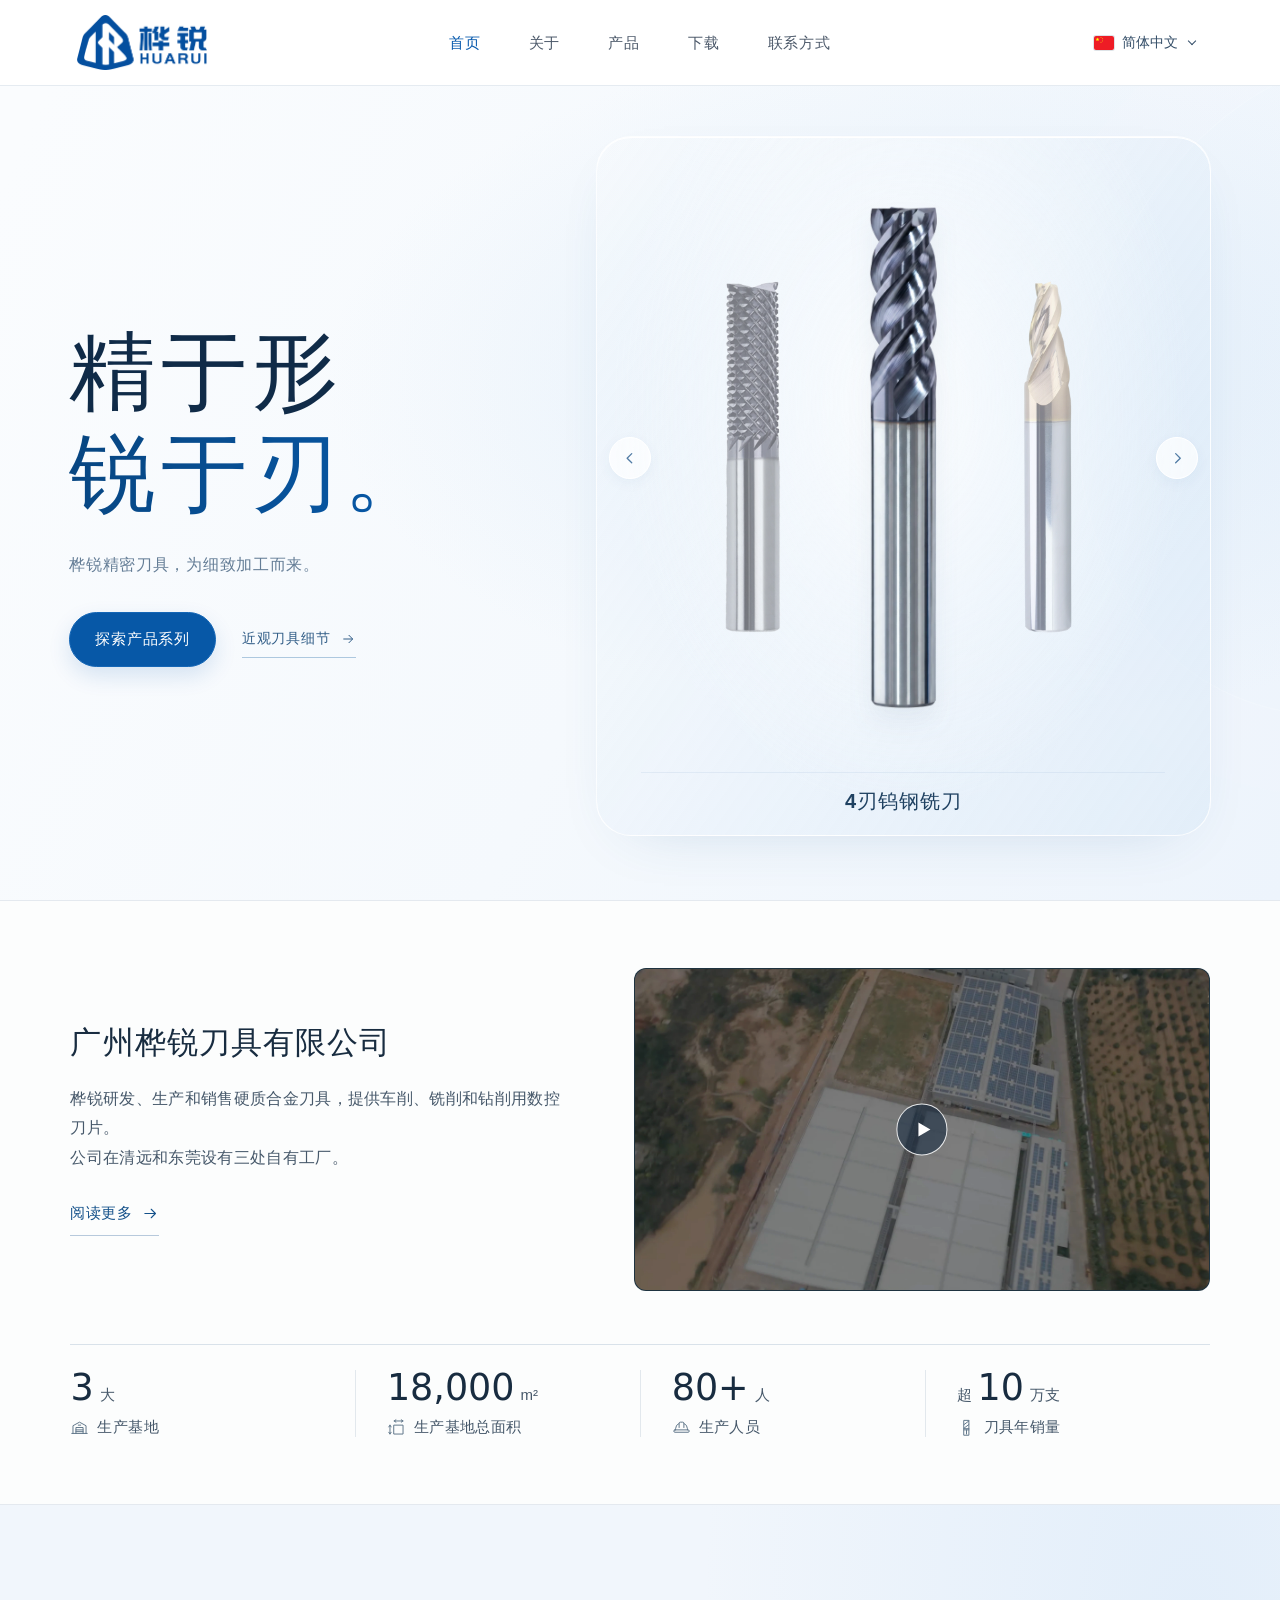
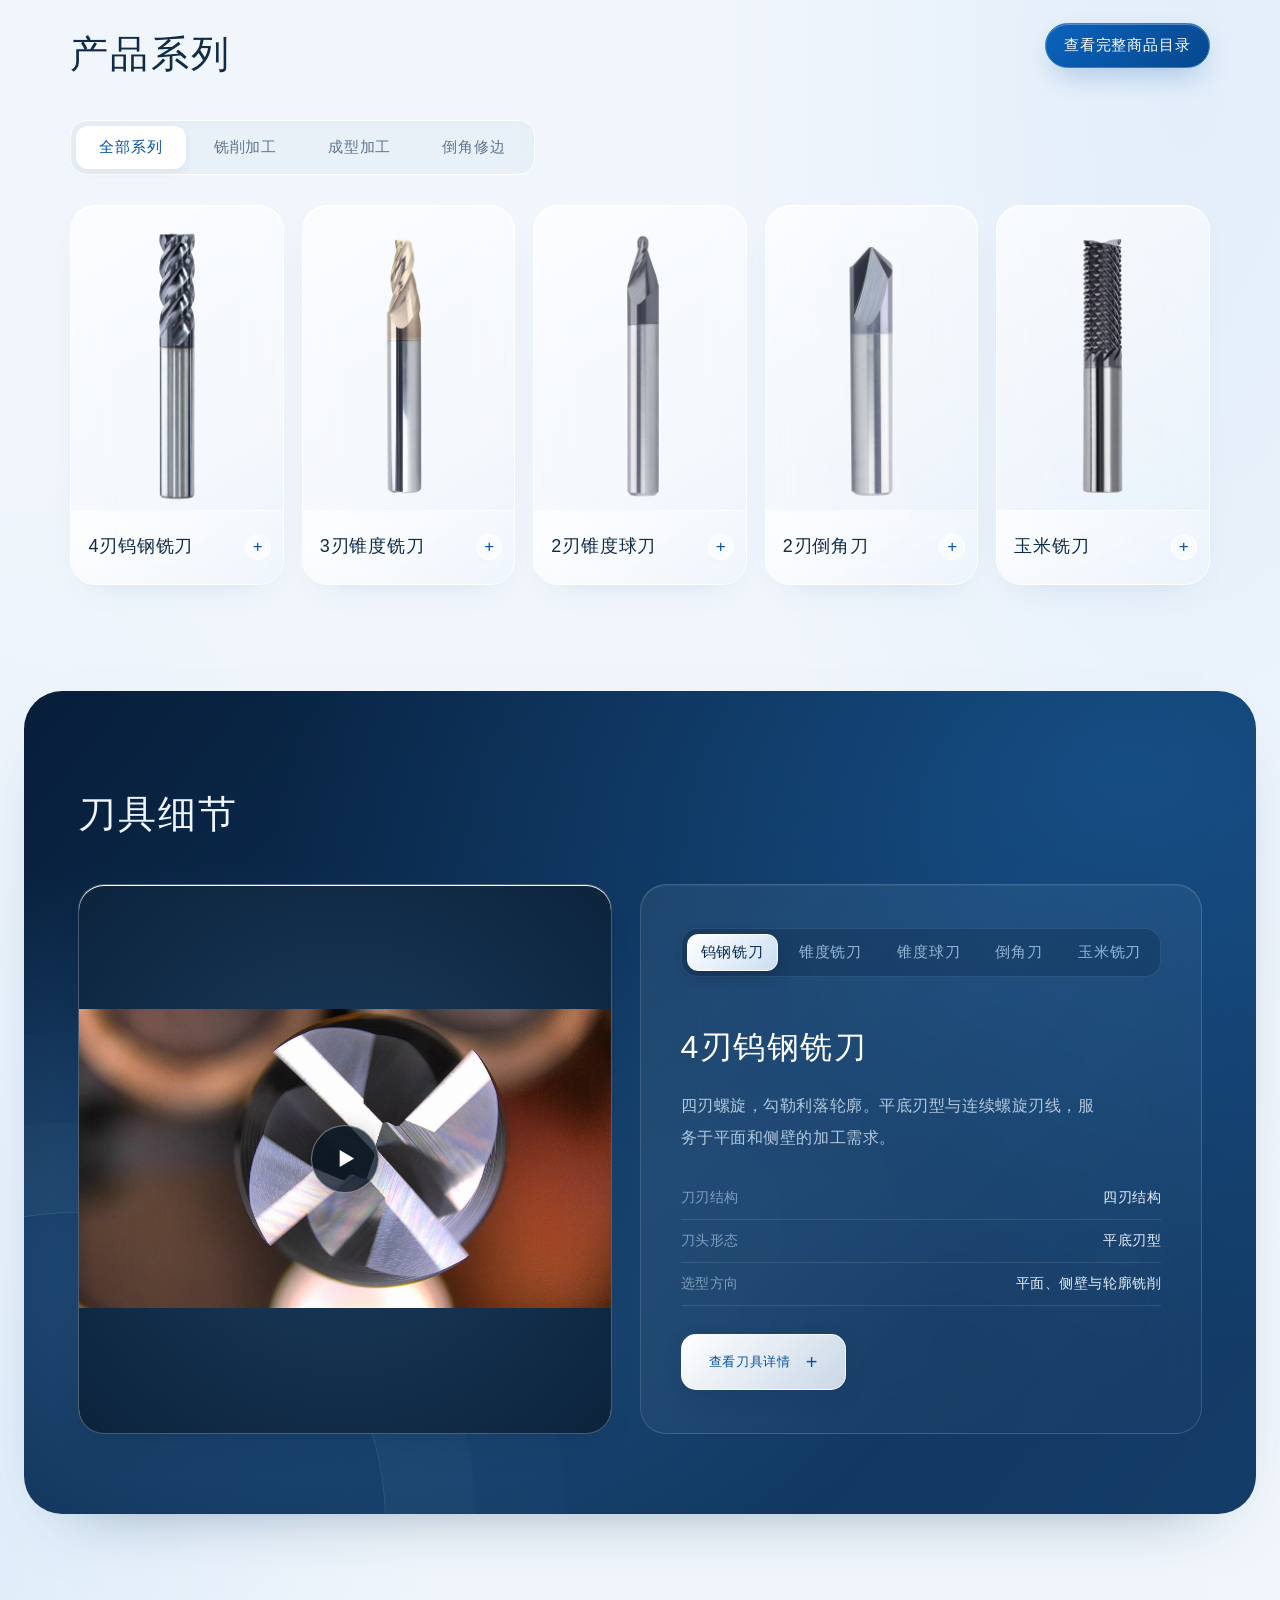
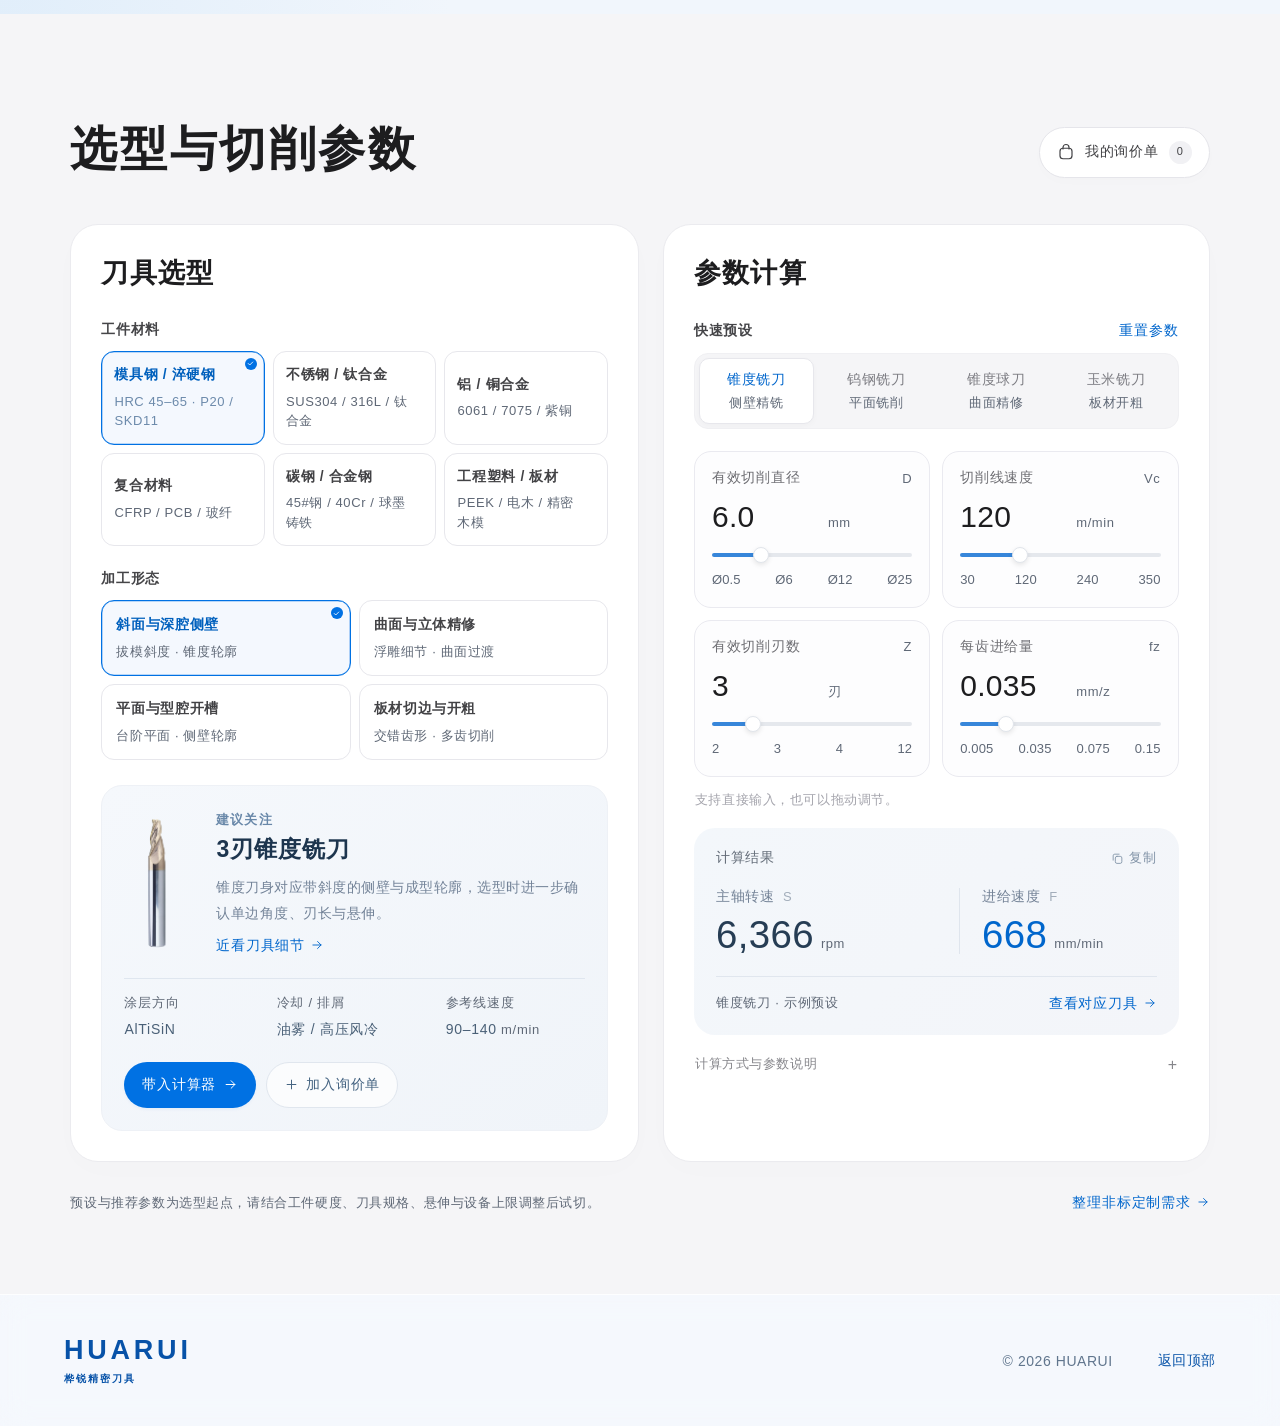
<file: index.html>
<!doctype html>
<html lang="zh-CN">
<head>
<meta charset="utf-8"><meta name="viewport" content="width=device-width,initial-scale=1">
<meta name="description" content="桦锐 HUARUI 精密刀具，探索4刃钨钢铣刀、3刃锥度铣刀、2刃锥度球刀、2刃倒角刀与玉米铣刀。">
<meta name="theme-color" content="#074e9e"><title>桦锐 HUARUI · 精于形，锐于刃</title>
<link rel="icon" type="image/svg+xml" href="assets/huarui-mark.svg">
<link rel="stylesheet" href="styles.css">
<link rel="stylesheet" href="glass.css">
<link rel="stylesheet" href="workbench.css">
<link rel="stylesheet" href="interaction.css">
<link rel="stylesheet" href="typography.css">
<link rel="stylesheet" href="hero-carousel.css">
<link rel="stylesheet" href="home-refinement.css">
<link rel="stylesheet" href="language.css">
<script src="translations.js" defer></script>
<script src="language.js" defer></script>
<script src="app.js" defer></script>
<script src="workbench.js" defer></script>
<script src="glass.js" defer></script>
<script src="home-refinement.js" defer></script>
<script src="company-motion.js" defer></script>
</head>
<body>
<div class="reading-progress" aria-hidden="true"></div>
<a class="skip" href="#products">跳至产品系列</a>
<header class="header"><div class="header-inner"><a class="brand" href="#top" aria-label="桦锐首页"><img src="assets/logo.webp" alt="桦锐 HUARUI" decoding="async"></a><nav class="main-navigation" id="main-navigation" aria-label="主导航"><div class="nav-item"><a class="nav-link active" href="#top" aria-current="page">首页</a></div><div class="nav-item has-mega"><a class="nav-link" href="about/index.html" target="_blank" rel="noopener" aria-expanded="false" aria-controls="mega-about">关于</a><div class="mega-panel" id="mega-about" inert><div class="mega-clip"><div class="mega-inner"><div class="mega-preview"><img class="mega-logo" src="assets/logo.webp" alt="桦锐 HUARUI" loading="lazy" decoding="async"></div><div class="mega-links"><a href="about/index.html" target="_blank" rel="noopener">公司介绍</a><a href="about/index.html#production" target="_blank" rel="noopener">生产实力</a><a href="about/index.html#quality" target="_blank" rel="noopener">品质理念</a></div></div></div></div></div><div class="nav-item has-mega"><a class="nav-link" href="catalog/index.html" target="_blank" rel="noopener" aria-expanded="false" aria-controls="mega-products">产品</a><button class="product-category-toggle" type="button" aria-label="产品分类" aria-expanded="false" aria-controls="mega-products"><svg viewBox="0 0 24 24" aria-hidden="true"><path d="m6 9 6 6 6-6"/></svg></button><div class="mega-panel" id="mega-products" inert><div class="mega-clip"><div class="mega-inner"><div class="mega-preview"><div class="mega-tool"><img src="assets/44.webp" alt="4刃钨钢铣刀" loading="lazy" decoding="async"></div><div class="mega-tool secondary"><img src="assets/55.webp" alt="3刃锥度铣刀" loading="lazy" decoding="async"></div></div><div class="mega-links"><a href="catalog/index.html" target="_blank" rel="noopener">全部商品与规格</a><a href="catalog/index.html?category=turning" target="_blank" rel="noopener">车削刀具</a><a href="catalog/index.html?category=milling" target="_blank" rel="noopener">铣削刀具</a><a href="catalog/index.html?category=drilling" target="_blank" rel="noopener">钻削刀具</a><a href="catalog/index.html?category=threading" target="_blank" rel="noopener">螺纹加工刀具</a><a href="catalog/index.html?category=holding" target="_blank" rel="noopener">刀具夹持系统</a><a href="catalog/index.html?category=hole-finishing" target="_blank" rel="noopener">孔加工刀具</a></div></div></div></div></div><div class="nav-item"><a class="nav-link" href="#selection">下载</a></div><div class="nav-item"><a class="nav-link" href="#selection">联系方式</a></div></nav><span class="nav-language">中文</span><button class="menu-button" aria-label="打开导航" aria-controls="main-navigation" aria-expanded="false">菜单</button></div></header>
<main id="top">
<section class="hero">
<div class="hero-copy"><h1>精于形<span>锐于刃。</span></h1><p>桦锐精密刀具，为细致加工而来。</p><div class="hero-actions"><a class="button primary" href="#products">探索产品系列</a><button type="button" class="hero-current-open">近观刀具细节 <svg viewBox="0 0 24 24" fill="none" stroke="currentColor" stroke-width="1.5"><path d="M5 12h14m-6-6 6 6-6 6"/></svg></button></div></div>
<div class="hero-visual" aria-label="桦锐刀具实物展示"><div class="glass-orbit" aria-hidden="true"></div><div class="precision-ring ring-one"></div><div class="precision-ring ring-two"></div><div class="axis"></div><span class="visual-label">ENGINEERED FOR THE DETAIL</span><button type="button" class="hero-arrow hero-arrow-prev" aria-label="上一把刀具" aria-controls="hero-carousel-track"><svg viewBox="0 0 24 24" fill="none" stroke="currentColor" stroke-width="1.7" stroke-linecap="round" stroke-linejoin="round" aria-hidden="true"><path d="m14 6-6 6 6 6"/></svg></button><div class="hero-carousel-track" id="hero-carousel-track"><button type="button" class="carousel-tool" data-slot="left" data-index="4"><img src="assets/33.webp" alt="玉米铣刀实拍" draggable="false" decoding="async"></button><button type="button" class="carousel-tool" data-slot="center" data-index="0"><img src="assets/44.webp" alt="4刃钨钢铣刀实拍" draggable="false" decoding="async" fetchpriority="high"></button><button type="button" class="carousel-tool" data-slot="right" data-index="1"><img src="assets/55.webp" alt="3刃锥度铣刀实拍" draggable="false" decoding="async"></button></div><button type="button" class="hero-arrow hero-arrow-next" aria-label="下一把刀具" aria-controls="hero-carousel-track"><svg viewBox="0 0 24 24" fill="none" stroke="currentColor" stroke-width="1.7" stroke-linecap="round" stroke-linejoin="round" aria-hidden="true"><path d="m10 6 6 6-6 6"/></svg></button><p class="hero-carousel-status" aria-live="polite" aria-atomic="true"></p><div class="hero-info"><h2 class="hero-info-name">4刃钨钢铣刀</h2></div></div>
</section>
<section class="company-section" id="company" aria-labelledby="company-title">
  <div class="company-inner">
    <div class="company-copy" data-company-reveal="left">
      <h2 id="company-title">广州桦锐刀具有限公司</h2>
      <p>桦锐研发、生产和销售硬质合金刀具，提供车削、铣削和钻削用数控刀片。<br>公司在清远和东莞设有三处自有工厂。</p>
      <a class="company-read-more" href="about/index.html" target="_blank" rel="noopener">阅读更多 <svg viewBox="0 0 24 24" aria-hidden="true"><path d="M4 12h15m-6-6 6 6-6 6"/></svg></a>
    </div>
    <div class="company-media" id="factory-video" data-company-reveal="right">
      <button class="company-video-cover" type="button" aria-label="播放桦锐工厂视频" aria-haspopup="dialog">
        <img src="assets/video/factory-poster-hd.webp" width="2560" height="1440" alt="" loading="lazy" decoding="async">
        <span class="company-video-play" aria-hidden="true"><svg viewBox="0 0 24 24"><path d="M8 5v14l12-7z"/></svg></span>
      </button>
    </div>
  </div>
  <dl class="company-stats" data-company-reveal="up" aria-label="桦锐公司概况">
    <div class="company-stat">
      <svg viewBox="0 0 32 32" aria-hidden="true"><path d="M3 26h26M5 26V13l11-6 11 6v13M10 26V16h12v10M10 20h12m-12 3h12M14 12h4"/></svg>
      <dt>生产基地</dt><dd><span class="company-stat-number" data-count="3" aria-hidden="true">3</span><span class="company-stat-unit" aria-hidden="true">大</span><span class="company-stat-sr">3 大</span></dd>
    </div>
    <div class="company-stat">
      <svg viewBox="0 0 32 32" aria-hidden="true"><path d="M12 12h15v15H12zM12 5h15m-12-2-3 2 3 2m9-4 3 2-3 2M5 12v15m-2-12 2-3 2 3m-4 9 2 3 2-3"/></svg>
      <dt>生产基地总面积</dt><dd><span class="company-stat-number" data-count="18,000" aria-hidden="true">18,000</span><span class="company-stat-unit" aria-hidden="true">m²</span><span class="company-stat-sr">18,000 平方米</span></dd>
    </div>
    <div class="company-stat">
      <svg viewBox="0 0 32 32" aria-hidden="true"><path d="M6 20v-2a10 10 0 0 1 6-9m8 0a10 10 0 0 1 6 9v2M12 16V9a2 2 0 0 1 2-2h4a2 2 0 0 1 2 2v7M5 20h22a2 2 0 0 1 0 4H5a2 2 0 0 1 0-4z"/></svg>
      <dt>生产人员</dt><dd><span class="company-stat-number" data-count="80+" aria-hidden="true">80+</span><span class="company-stat-unit" aria-hidden="true">人</span><span class="company-stat-sr">80 人以上</span></dd>
    </div>
    <div class="company-stat">
      <svg viewBox="0 0 32 32" aria-hidden="true"><path d="M12 4h8v25h-8zM12 18h8m-8-7 8-6m-8 12 8-6m-8 9h8m-4 0v7"/></svg>
      <dt>刀具年销量</dt><dd><span class="company-stat-unit" aria-hidden="true">超</span><span class="company-stat-number" data-count="10" aria-hidden="true">10</span><span class="company-stat-unit" aria-hidden="true">万支</span><span class="company-stat-sr">超过 10 万支</span></dd>
    </div>
  </dl>
</section>
<section class="section products" id="products"><div class="section-heading"><h2>产品系列</h2><a class="button primary catalog-entry" href="catalog/index.html">查看完整商品目录</a></div><div id="collection"></div></section>
<div id="lower-content"></div>
</main>
<footer><a class="footer-brand" href="#top">HUARUI<span>桦锐精密刀具</span></a><span>© <span id="year">2026</span> HUARUI</span><a href="#top">返回顶部</a></footer>
<dialog id="product-dialog" aria-labelledby="dialog-title"></dialog>
<dialog class="factory-dialog" id="factory-dialog" aria-label="桦锐工厂视频">
  <div class="video-player" role="group" aria-label="工厂视频播放器">
    <video data-src="assets/video/factory-4k.mp4" data-poster="assets/video/factory-poster-hd.webp" playsinline preload="none" disablepictureinpicture></video>
  </div>
  <button class="factory-dialog-close" type="button" aria-label="关闭工厂视频" autofocus>
    <svg viewBox="0 0 24 24" aria-hidden="true"><path d="m6 6 12 12M6 18 18 6"/></svg>
  </button>
</dialog>
</body></html>
</file>
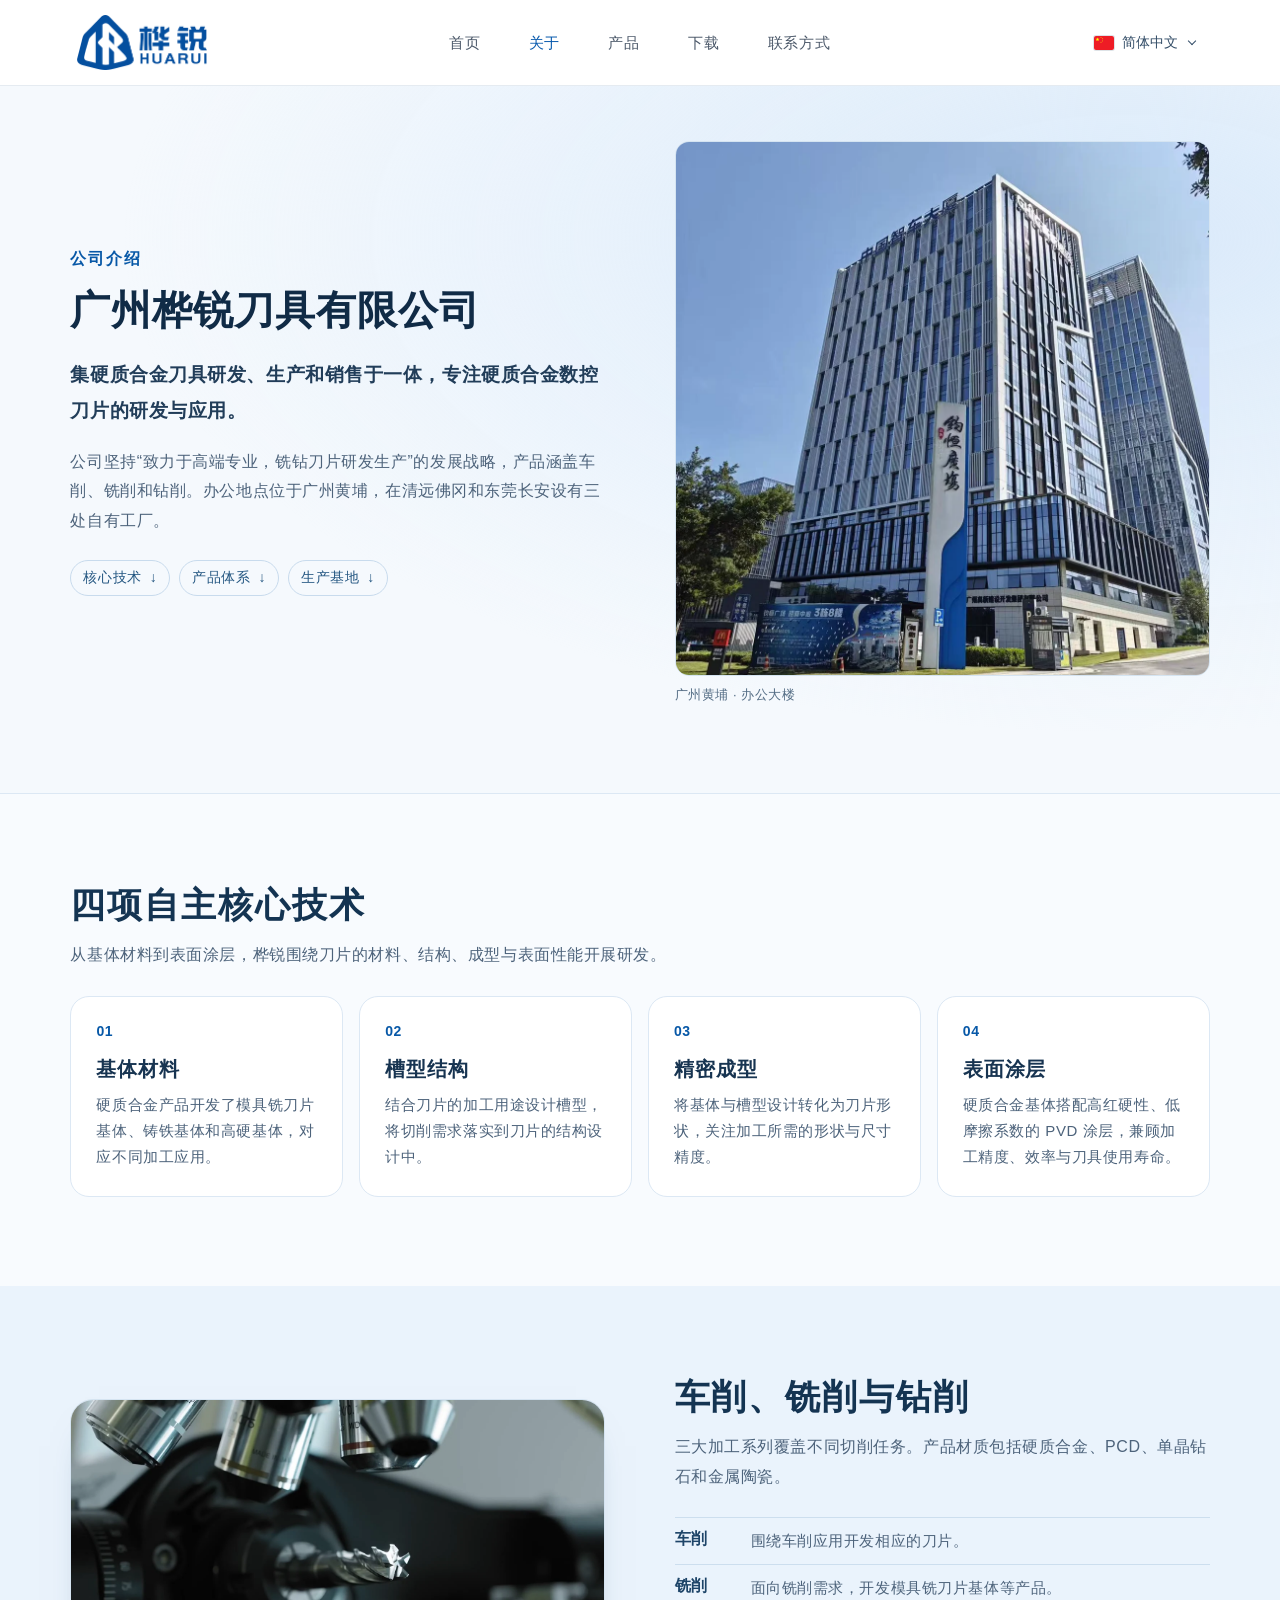
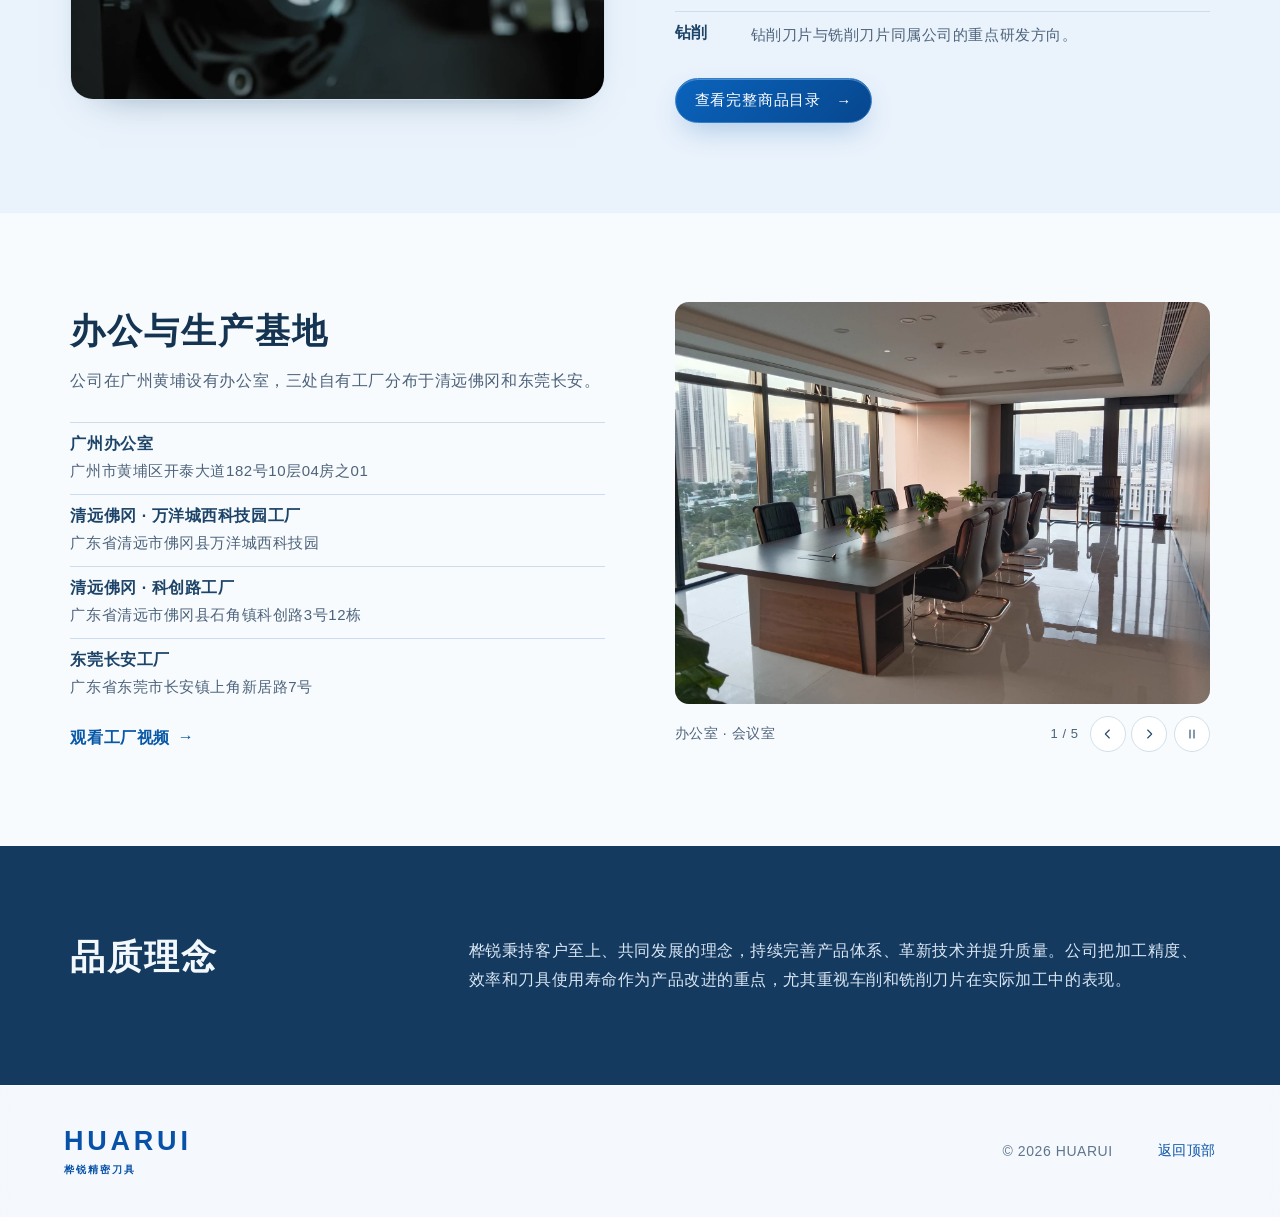
<file: about/index.html>
<!doctype html>
<html lang="zh-CN">
<head>
  <meta charset="utf-8">
  <meta name="viewport" content="width=device-width,initial-scale=1">
  <meta name="description" content="了解广州桦锐刀具有限公司的研发方向、核心技术、产品体系与自有工厂。">
  <meta name="theme-color" content="#074e9e">
  <title>公司介绍 · 桦锐 HUARUI</title>
  <link rel="icon" type="image/svg+xml" href="../assets/huarui-mark.svg">
  <link rel="stylesheet" href="../styles.css">
  <link rel="stylesheet" href="../glass.css">
  <link rel="stylesheet" href="../interaction.css">
  <link rel="stylesheet" href="../typography.css">
  <link rel="stylesheet" href="about.css">
<link rel="stylesheet" href="../language.css">
</head>
<body>
  <a class="skip" href="#overview">跳至公司介绍</a>
  <header class="header"><div class="header-inner"><a class="brand" href="../index.html#top" aria-label="桦锐首页"><img src="../assets/logo.webp" alt="桦锐 HUARUI" decoding="async"></a><nav class="main-navigation" id="main-navigation" aria-label="主导航"><div class="nav-item"><a class="nav-link" href="../index.html#top">首页</a></div><div class="nav-item has-mega"><a class="nav-link active" href="index.html" aria-current="page" aria-expanded="false" aria-controls="mega-about">关于</a><div class="mega-panel" id="mega-about" inert><div class="mega-clip"><div class="mega-inner"><div class="mega-preview"><img class="mega-logo" src="../assets/logo.webp" alt="桦锐 HUARUI" loading="lazy" decoding="async"></div><div class="mega-links"><a href="index.html">公司介绍</a><a href="#production">生产实力</a><a href="#quality">品质理念</a></div></div></div></div></div><div class="nav-item has-mega"><a class="nav-link" href="../catalog/index.html" target="_blank" rel="noopener" aria-expanded="false" aria-controls="mega-products">产品</a><button class="product-category-toggle" type="button" aria-label="产品分类" aria-expanded="false" aria-controls="mega-products"><svg viewBox="0 0 24 24" aria-hidden="true"><path d="m6 9 6 6 6-6"/></svg></button><div class="mega-panel" id="mega-products" inert><div class="mega-clip"><div class="mega-inner"><div class="mega-preview"><div class="mega-tool"><img src="../assets/44.webp" alt="4刃钨钢铣刀" loading="lazy" decoding="async"></div><div class="mega-tool secondary"><img src="../assets/55.webp" alt="3刃锥度铣刀" loading="lazy" decoding="async"></div></div><div class="mega-links"><a href="../catalog/index.html" target="_blank" rel="noopener">全部商品与规格</a><a href="../catalog/index.html?category=turning" target="_blank" rel="noopener">车削刀具</a><a href="../catalog/index.html?category=milling" target="_blank" rel="noopener">铣削刀具</a><a href="../catalog/index.html?category=drilling" target="_blank" rel="noopener">钻削刀具</a><a href="../catalog/index.html?category=threading" target="_blank" rel="noopener">螺纹加工刀具</a><a href="../catalog/index.html?category=holding" target="_blank" rel="noopener">刀具夹持系统</a><a href="../catalog/index.html?category=hole-finishing" target="_blank" rel="noopener">孔加工刀具</a></div></div></div></div></div><div class="nav-item"><a class="nav-link" href="../index.html#selection">下载</a></div><div class="nav-item"><a class="nav-link" href="../index.html#selection">联系方式</a></div></nav><span class="nav-language">中文</span><button class="menu-button" aria-label="打开导航" aria-controls="main-navigation" aria-expanded="false">菜单</button></div></header>
  <main class="about-page" id="overview">
    <section class="about-intro" aria-labelledby="about-title">
      <div class="about-wrap about-intro-grid">
        <div class="about-intro-copy">
          <p class="about-eyebrow">公司介绍</p>
          <h1 id="about-title">广州桦锐刀具有限公司</h1>
          <p class="about-lead">集硬质合金刀具研发、生产和销售于一体，专注硬质合金数控刀片的研发与应用。</p>
          <p>公司坚持“致力于高端专业，铣钻刀片研发生产”的发展战略，产品涵盖车削、铣削和钻削。办公地点位于广州黄埔，在清远佛冈和东莞长安设有三处自有工厂。</p>
          <nav class="about-jumps" aria-label="公司介绍目录">
            <a href="#technology">核心技术 <span aria-hidden="true">↓</span></a>
            <a href="#portfolio">产品体系 <span aria-hidden="true">↓</span></a>
            <a href="#production">生产基地 <span aria-hidden="true">↓</span></a>
          </nav>
        </div>
        <figure class="about-hero-photo">
          <img src="../assets/about/office-building.webp" alt="广州黄埔办公大楼外景" width="1280" height="1706" fetchpriority="high" decoding="async">
          <figcaption>广州黄埔 · 办公大楼</figcaption>
        </figure>
      </div>
    </section>

    <section class="about-technology" id="technology" aria-labelledby="technology-title">
      <div class="about-wrap">
        <div class="about-heading">
          <h2 id="technology-title">四项自主核心技术</h2>
          <p>从基体材料到表面涂层，桦锐围绕刀片的材料、结构、成型与表面性能开展研发。</p>
        </div>
        <ol class="about-tech-grid">
          <li><span aria-hidden="true">01</span><h3>基体材料</h3><p>硬质合金产品开发了模具铣刀片基体、铸铁基体和高硬基体，对应不同加工应用。</p></li>
          <li><span aria-hidden="true">02</span><h3>槽型结构</h3><p>结合刀片的加工用途设计槽型，将切削需求落实到刀片的结构设计中。</p></li>
          <li><span aria-hidden="true">03</span><h3>精密成型</h3><p>将基体与槽型设计转化为刀片形状，关注加工所需的形状与尺寸精度。</p></li>
          <li><span aria-hidden="true">04</span><h3>表面涂层</h3><p>硬质合金基体搭配高红硬性、低摩擦系数的 PVD 涂层，兼顾加工精度、效率与刀具使用寿命。</p></li>
        </ol>
      </div>
    </section>

    <section class="about-portfolio" id="portfolio" aria-labelledby="portfolio-title">
      <div class="about-wrap about-split">
        <figure class="about-photo">
          <img src="../assets/about/tooling.webp" alt="刀具刃部与设备特写" width="1480" height="832" loading="lazy" decoding="async">
        </figure>
        <div>
          <div class="about-heading"><h2 id="portfolio-title">车削、铣削与钻削</h2><p>三大加工系列覆盖不同切削任务。产品材质包括硬质合金、PCD、单晶钻石和金属陶瓷。</p></div>
          <dl class="about-product-list">
            <div><dt>车削</dt><dd>围绕车削应用开发相应的刀片。</dd></div>
            <div><dt>铣削</dt><dd>面向铣削需求，开发模具铣刀片基体等产品。</dd></div>
            <div><dt>钻削</dt><dd>钻削刀片与铣削刀片同属公司的重点研发方向。</dd></div>
          </dl>
          <a class="button primary about-link" href="../catalog/index.html">查看完整商品目录 <span aria-hidden="true">→</span></a>
        </div>
      </div>
    </section>

    <section class="about-production" id="production" aria-labelledby="production-title">
      <div class="about-wrap about-split about-production-grid">
        <div>
          <div class="about-heading"><h2 id="production-title">办公与生产基地</h2><p>公司在广州黄埔设有办公室，三处自有工厂分布于清远佛冈和东莞长安。</p></div>
          <dl class="about-addresses">
            <div><dt>广州办公室</dt><dd>广州市黄埔区开泰大道182号10层04房之01</dd></div>
            <div><dt>清远佛冈 · 万洋城西科技园工厂</dt><dd>广东省清远市佛冈县万洋城西科技园</dd></div>
            <div><dt>清远佛冈 · 科创路工厂</dt><dd>广东省清远市佛冈县石角镇科创路3号12栋</dd></div>
            <div><dt>东莞长安工厂</dt><dd>广东省东莞市长安镇上角新居路7号</dd></div>
          </dl>
          <a class="about-text-link" href="../index.html#factory-video">观看工厂视频 <span aria-hidden="true">→</span></a>
        </div>
        <figure class="about-gallery" aria-label="办公与车间实拍">
          <div class="about-gallery-frame" id="about-gallery-photos">
            <img class="is-current" src="../assets/about/office-meeting.webp" alt="落地窗旁的会议室" width="1680" height="1260" data-caption="办公室 · 会议室" loading="lazy" decoding="async">
            <img class="gallery-portrait" data-src="../assets/about/office-corridor.webp" alt="广州办公室的走廊" width="1260" height="1680" data-caption="办公室 · 走廊" aria-hidden="true" decoding="async">
            <img class="gallery-portrait" data-src="../assets/about/office-entry.webp" alt="广州办公室入口" width="1260" height="1680" data-caption="办公室 · 入口" aria-hidden="true" decoding="async">
            <img class="gallery-grinders" data-src="../assets/about/workshop-grinders.webp" alt="生产车间内的一排刀具磨床" width="1680" height="1260" data-caption="生产车间 · 刀具磨床" aria-hidden="true" decoding="async">
            <img data-src="../assets/about/workshop-aisle.webp" alt="生产车间通道两侧的刀具磨床" width="1680" height="1260" data-caption="生产车间 · 设备通道" aria-hidden="true" decoding="async">
          </div>
          <figcaption class="about-gallery-footer">
            <span class="about-gallery-caption">办公室 · 会议室</span>
            <div class="about-gallery-controls" hidden>
              <span class="about-gallery-count">1 / 5</span>
              <button type="button" data-gallery-step="-1" aria-label="上一张照片" aria-controls="about-gallery-photos">
                <svg viewBox="0 0 24 24" aria-hidden="true"><path d="m14 6-6 6 6 6"/></svg>
              </button>
              <button type="button" data-gallery-step="1" aria-label="下一张照片" aria-controls="about-gallery-photos">
                <svg viewBox="0 0 24 24" aria-hidden="true"><path d="m10 6 6 6-6 6"/></svg>
              </button>
              <button type="button" class="about-gallery-toggle" aria-label="暂停自动轮播" aria-controls="about-gallery-photos">
                <svg viewBox="0 0 24 24" aria-hidden="true"><path class="gallery-pause-icon" d="M9 6v12m6-12v12"/><path class="gallery-play-icon" d="m9 6 9 6-9 6z"/></svg>
              </button>
            </div>
          </figcaption>
        </figure>
      </div>
    </section>

    <section class="about-quality" id="quality" aria-labelledby="quality-title">
      <div class="about-wrap about-quality-inner">
        <h2 id="quality-title">品质理念</h2>
        <p>桦锐秉持客户至上、共同发展的理念，持续完善产品体系、革新技术并提升质量。公司把加工精度、效率和刀具使用寿命作为产品改进的重点，尤其重视车削和铣削刀片在实际加工中的表现。</p>
      </div>
    </section>
  </main>
  <footer><a class="footer-brand" href="../index.html#top">HUARUI<span>桦锐精密刀具</span></a><span>© 2026 HUARUI</span><a href="#overview">返回顶部</a></footer>
  <script src="../translations.js"></script>
<script src="../language.js"></script>
<script src="../catalog/site-navigation.js"></script>
  <script src="gallery.js"></script>
</body>
</html>
</file>
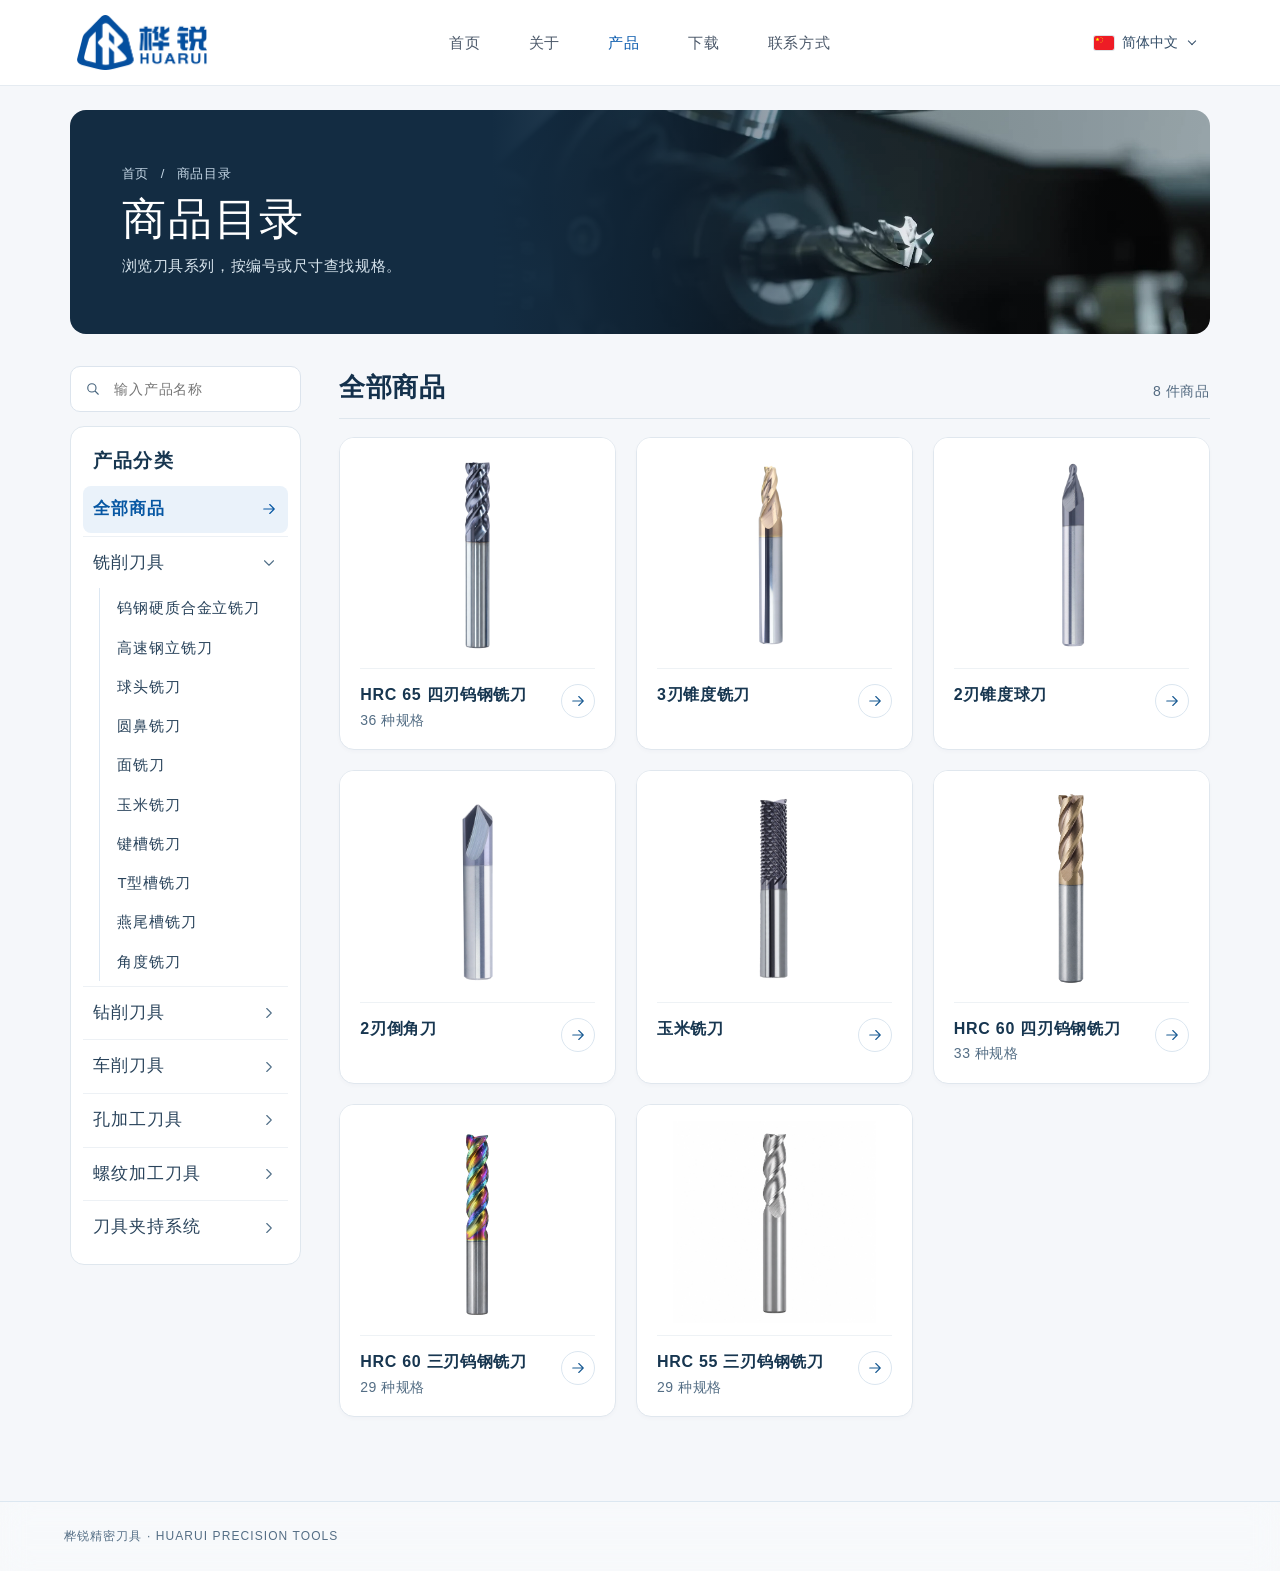
<file: catalog/index.html>
<!doctype html><html lang="zh-CN"><head><meta charset="utf-8"><meta name="viewport" content="width=device-width,initial-scale=1"><title>商品目录 · 桦锐精密刀具</title><link rel="icon" type="image/svg+xml" href="../assets/huarui-mark.svg"><link rel="stylesheet" href="../styles.css"><link rel="stylesheet" href="../glass.css"><link rel="stylesheet" href="../typography.css"><link rel="stylesheet" href="catalog.css"><script src="../translations.js" defer></script>
<script src="../language.js" defer></script>
<script src="site-navigation.js" defer></script><script src="directory.js" defer></script><link rel="stylesheet" href="../language.css">
</head><body class="catalog-page catalog-listing-page"><header class="header"><div class="header-inner"><a class="brand" href="../index.html#top" aria-label="桦锐首页"><img src="../assets/logo.webp" alt="桦锐 HUARUI" decoding="async"></a><nav class="main-navigation" id="main-navigation" aria-label="主导航"><div class="nav-item"><a class="nav-link" href="../index.html#top">首页</a></div><div class="nav-item has-mega"><a class="nav-link" href="../about/index.html" target="_blank" rel="noopener" aria-expanded="false" aria-controls="mega-about">关于</a><div class="mega-panel" id="mega-about" inert><div class="mega-clip"><div class="mega-inner"><div class="mega-preview"><img class="mega-logo" src="../assets/logo.webp" alt="桦锐 HUARUI" loading="lazy" decoding="async"></div><div class="mega-links"><a href="../about/index.html" target="_blank" rel="noopener">公司介绍</a><a href="../about/index.html#production" target="_blank" rel="noopener">生产实力</a><a href="../about/index.html#quality" target="_blank" rel="noopener">品质理念</a></div></div></div></div></div><div class="nav-item has-mega"><a class="nav-link active" href="index.html" aria-current="page" target="_blank" rel="noopener" aria-expanded="false" aria-controls="mega-products">产品</a><button class="product-category-toggle" type="button" aria-label="产品分类" aria-expanded="false" aria-controls="mega-products"><svg viewBox="0 0 24 24" aria-hidden="true"><path d="m6 9 6 6 6-6"/></svg></button><div class="mega-panel" id="mega-products" inert><div class="mega-clip"><div class="mega-inner"><div class="mega-preview"><div class="mega-tool"><img src="../assets/44.webp" alt="4刃钨钢铣刀" loading="lazy" decoding="async"></div><div class="mega-tool secondary"><img src="../assets/55.webp" alt="3刃锥度铣刀" loading="lazy" decoding="async"></div></div><div class="mega-links"><a href="index.html" target="_blank" rel="noopener">全部商品与规格</a><a href="index.html?category=turning" target="_blank" rel="noopener">车削刀具</a><a href="index.html?category=milling" target="_blank" rel="noopener">铣削刀具</a><a href="index.html?category=drilling" target="_blank" rel="noopener">钻削刀具</a><a href="index.html?category=threading" target="_blank" rel="noopener">螺纹加工刀具</a><a href="index.html?category=holding" target="_blank" rel="noopener">刀具夹持系统</a><a href="index.html?category=hole-finishing" target="_blank" rel="noopener">孔加工刀具</a></div></div></div></div></div><div class="nav-item"><a class="nav-link" href="../index.html#selection">下载</a></div><div class="nav-item"><a class="nav-link" href="../index.html#selection">联系方式</a></div></nav><span class="nav-language">中文</span><button class="menu-button" aria-label="打开导航" aria-controls="main-navigation" aria-expanded="false">菜单</button></div></header><main class="catalog-directory">
  <section class="catalog-shell catalog-hero">
    <div class="catalog-hero-copy">
      <nav class="catalog-crumb" aria-label="当前位置"><a href="../index.html">首页</a><span aria-hidden="true">/</span><span aria-current="page">商品目录</span></nav>
      <h1>商品目录</h1>
      <p>浏览刀具系列，按编号或尺寸查找规格。</p>
    </div>
  </section>
  <div class="catalog-shell directory-layout">
    <aside class="catalog-sidebar" aria-labelledby="category-title">
      <label class="directory-search" for="catalog-search">
        <span class="visually-hidden">搜索商品</span><svg viewBox="0 0 24 24" aria-hidden="true"><circle cx="10.5" cy="10.5" r="5.5"/><path d="m15 15 4 4"/></svg>
        <input id="catalog-search" type="search" placeholder="输入产品名称" autocomplete="off">
      </label>
      <section class="category-panel">
        <h2 id="category-title">产品分类</h2>
        <button type="button" class="category-all" data-category-filter="all" aria-pressed="true"><span>全部商品</span><svg viewBox="0 0 24 24" aria-hidden="true"><path d="M5 12h14m-6-6 6 6-6 6"/></svg></button>
        <div class="category-group"><button type="button" class="category-parent" data-category-filter="milling" aria-expanded="true" aria-pressed="false" aria-controls="category-milling"><span>铣削刀具</span><svg class="category-chevron" viewBox="0 0 24 24" aria-hidden="true"><path d="m9 6 6 6-6 6"/></svg></button><div class="category-children" id="category-milling"><button type="button" data-category-filter="carbide-end-mills" data-parent-category="milling" aria-pressed="false"><span>钨钢硬质合金立铣刀</span></button><button type="button" data-category-filter="hss-end-mills" data-parent-category="milling" aria-pressed="false"><span>高速钢立铣刀</span></button><button type="button" data-category-filter="ball-nose-end-mills" data-parent-category="milling" aria-pressed="false"><span>球头铣刀</span></button><button type="button" data-category-filter="corner-radius-end-mills" data-parent-category="milling" aria-pressed="false"><span>圆鼻铣刀</span></button><button type="button" data-category-filter="face-mills" data-parent-category="milling" aria-pressed="false"><span>面铣刀</span></button><button type="button" data-category-filter="corn-end-mills" data-parent-category="milling" aria-pressed="false"><span>玉米铣刀</span></button><button type="button" data-category-filter="keyseat-cutters" data-parent-category="milling" aria-pressed="false"><span>键槽铣刀</span></button><button type="button" data-category-filter="t-slot-cutters" data-parent-category="milling" aria-pressed="false"><span>T型槽铣刀</span></button><button type="button" data-category-filter="dovetail-cutters" data-parent-category="milling" aria-pressed="false"><span>燕尾槽铣刀</span></button><button type="button" data-category-filter="angle-mills" data-parent-category="milling" aria-pressed="false"><span>角度铣刀</span></button></div></div>
<div class="category-group"><button type="button" class="category-parent" data-category-filter="drilling" aria-expanded="false" aria-pressed="false" aria-controls="category-drilling"><span>钻削刀具</span><svg class="category-chevron" viewBox="0 0 24 24" aria-hidden="true"><path d="m9 6 6 6-6 6"/></svg></button><div class="category-children" id="category-drilling" hidden><button type="button" data-category-filter="twist-drills" data-parent-category="drilling" aria-pressed="false"><span>麻花钻</span></button><button type="button" data-category-filter="center-drills" data-parent-category="drilling" aria-pressed="false"><span>中心钻</span></button><button type="button" data-category-filter="spot-drills" data-parent-category="drilling" aria-pressed="false"><span>定心钻</span></button><button type="button" data-category-filter="u-drills" data-parent-category="drilling" aria-pressed="false"><span>U钻</span></button><button type="button" data-category-filter="deep-hole-drills" data-parent-category="drilling" aria-pressed="false"><span>深孔钻</span></button><button type="button" data-category-filter="step-drills" data-parent-category="drilling" aria-pressed="false"><span>阶梯钻</span></button><button type="button" data-category-filter="indexable-drills" data-parent-category="drilling" aria-pressed="false"><span>可转位钻头</span></button><button type="button" data-category-filter="drill-inserts" data-parent-category="drilling" aria-pressed="false"><span>钻头刀片</span></button></div></div>
<div class="category-group"><button type="button" class="category-parent" data-category-filter="turning" aria-expanded="false" aria-pressed="false" aria-controls="category-turning"><span>车削刀具</span><svg class="category-chevron" viewBox="0 0 24 24" aria-hidden="true"><path d="m9 6 6 6-6 6"/></svg></button><div class="category-children" id="category-turning" hidden><button type="button" data-category-filter="external-turning" data-parent-category="turning" aria-pressed="false"><span>外圆车刀</span></button><button type="button" data-category-filter="internal-boring" data-parent-category="turning" aria-pressed="false"><span>内孔镗刀</span></button><button type="button" data-category-filter="facing" data-parent-category="turning" aria-pressed="false"><span>端面车刀</span></button><button type="button" data-category-filter="grooving" data-parent-category="turning" aria-pressed="false"><span>切槽刀</span></button><button type="button" data-category-filter="parting" data-parent-category="turning" aria-pressed="false"><span>切断刀</span></button><button type="button" data-category-filter="thread-turning" data-parent-category="turning" aria-pressed="false"><span>螺纹车刀</span></button><button type="button" data-category-filter="profiling" data-parent-category="turning" aria-pressed="false"><span>仿形车刀</span></button><button type="button" data-category-filter="turning-inserts" data-parent-category="turning" aria-pressed="false"><span>车刀片</span></button><button type="button" data-category-filter="turning-holders" data-parent-category="turning" aria-pressed="false"><span>车刀杆</span></button></div></div>
<div class="category-group"><button type="button" class="category-parent" data-category-filter="hole-finishing" aria-expanded="false" aria-pressed="false" aria-controls="category-hole-finishing"><span>孔加工刀具</span><svg class="category-chevron" viewBox="0 0 24 24" aria-hidden="true"><path d="m9 6 6 6-6 6"/></svg></button><div class="category-children" id="category-hole-finishing" hidden><button type="button" data-category-filter="reamers" data-parent-category="hole-finishing" aria-pressed="false"><span>铰刀</span></button><button type="button" data-category-filter="boring-tools" data-parent-category="hole-finishing" aria-pressed="false"><span>镗刀</span></button><button type="button" data-category-filter="core-drills" data-parent-category="hole-finishing" aria-pressed="false"><span>扩孔钻</span></button><button type="button" data-category-filter="counterbores" data-parent-category="hole-finishing" aria-pressed="false"><span>锪钻</span></button><button type="button" data-category-filter="chamfer-mills" data-parent-category="hole-finishing" aria-pressed="false"><span>倒角刀</span></button><button type="button" data-category-filter="countersinks" data-parent-category="hole-finishing" aria-pressed="false"><span>沉头钻</span></button><button type="button" data-category-filter="scrapers" data-parent-category="hole-finishing" aria-pressed="false"><span>刮刀</span></button></div></div>
<div class="category-group"><button type="button" class="category-parent" data-category-filter="threading" aria-expanded="false" aria-pressed="false" aria-controls="category-threading"><span>螺纹加工刀具</span><svg class="category-chevron" viewBox="0 0 24 24" aria-hidden="true"><path d="m9 6 6 6-6 6"/></svg></button><div class="category-children" id="category-threading" hidden><button type="button" data-category-filter="machine-taps" data-parent-category="threading" aria-pressed="false"><span>机用丝锥</span></button><button type="button" data-category-filter="hand-taps" data-parent-category="threading" aria-pressed="false"><span>手用丝锥</span></button><button type="button" data-category-filter="forming-taps" data-parent-category="threading" aria-pressed="false"><span>挤压丝锥</span></button><button type="button" data-category-filter="threading-dies" data-parent-category="threading" aria-pressed="false"><span>板牙</span></button><button type="button" data-category-filter="thread-mills" data-parent-category="threading" aria-pressed="false"><span>螺纹铣刀</span></button></div></div>
<div class="category-group"><button type="button" class="category-parent" data-category-filter="holding" aria-expanded="false" aria-pressed="false" aria-controls="category-holding"><span>刀具夹持系统</span><svg class="category-chevron" viewBox="0 0 24 24" aria-hidden="true"><path d="m9 6 6 6-6 6"/></svg></button><div class="category-children" id="category-holding" hidden><button type="button" data-category-filter="bt-holders" data-parent-category="holding" aria-pressed="false"><span>BT刀柄</span></button><button type="button" data-category-filter="hsk-holders" data-parent-category="holding" aria-pressed="false"><span>HSK刀柄</span></button><button type="button" data-category-filter="er-collets" data-parent-category="holding" aria-pressed="false"><span>ER夹头</span></button><button type="button" data-category-filter="spring-collets" data-parent-category="holding" aria-pressed="false"><span>弹簧夹头</span></button><button type="button" data-category-filter="drill-chucks" data-parent-category="holding" aria-pressed="false"><span>钻夹头</span></button><button type="button" data-category-filter="shrink-fit-holders" data-parent-category="holding" aria-pressed="false"><span>热缩刀柄</span></button><button type="button" data-category-filter="hydraulic-holders" data-parent-category="holding" aria-pressed="false"><span>液压刀柄</span></button></div></div>

      </section>
    </aside>
    <section class="directory-results" aria-labelledby="catalog-result-title">
      <div class="directory-result-head">
        <h2 id="catalog-result-title">全部商品</h2>
        <p id="catalog-result-count" role="status">8 件商品</p>
      </div>
      <div class="cards directory-cards"><a class="catalog-card directory-card" data-product data-category="carbide-end-mills" data-name="HRC 65  四刃钨钢铣刀" href="22c8001ba56314670e198496.html"><div class="card-image"><img src="../assets/44.webp" alt="" loading="lazy" decoding="async"></div><div class="card-copy"><div><h3>HRC 65  四刃钨钢铣刀</h3><p>36 种规格</p></div><span class="directory-card-arrow"><svg viewBox="0 0 24 24" aria-hidden="true"><path d="M5 12h14m-6-6 6 6-6 6"/></svg></span></div></a>
<a class="catalog-card directory-card" data-product data-category="angle-mills" data-name="3刃锥度铣刀" href="tapered-end-mill.html"><div class="card-image"><img src="../assets/55.webp" alt="" loading="lazy" decoding="async"></div><div class="card-copy"><div><h3>3刃锥度铣刀</h3></div><span class="directory-card-arrow"><svg viewBox="0 0 24 24" aria-hidden="true"><path d="M5 12h14m-6-6 6 6-6 6"/></svg></span></div></a>
<a class="catalog-card directory-card" data-product data-category="ball-nose-end-mills" data-name="2刃锥度球刀" href="tapered-ball-nose.html"><div class="card-image"><img src="../assets/11.webp" alt="" loading="lazy" decoding="async"></div><div class="card-copy"><div><h3>2刃锥度球刀</h3></div><span class="directory-card-arrow"><svg viewBox="0 0 24 24" aria-hidden="true"><path d="M5 12h14m-6-6 6 6-6 6"/></svg></span></div></a>
<a class="catalog-card directory-card" data-product data-category="chamfer-mills" data-name="2刃倒角刀" href="chamfer-mill.html"><div class="card-image"><img src="../assets/22.webp" alt="" loading="lazy" decoding="async"></div><div class="card-copy"><div><h3>2刃倒角刀</h3></div><span class="directory-card-arrow"><svg viewBox="0 0 24 24" aria-hidden="true"><path d="M5 12h14m-6-6 6 6-6 6"/></svg></span></div></a>
<a class="catalog-card directory-card" data-product data-category="corn-end-mills" data-name="玉米铣刀" href="corn-end-mill.html"><div class="card-image"><img src="../assets/33.webp" alt="" loading="lazy" decoding="async"></div><div class="card-copy"><div><h3>玉米铣刀</h3></div><span class="directory-card-arrow"><svg viewBox="0 0 24 24" aria-hidden="true"><path d="M5 12h14m-6-6 6 6-6 6"/></svg></span></div></a>
<a class="catalog-card directory-card" data-product data-category="carbide-end-mills" data-name="HRC 60  四刃钨钢铣刀" href="product-c84f20091b1a4d4abf4bc8c801aa7c4e.html"><div class="card-image"><img src="images/hrc60-4flute-gold-lighting-v1.webp" alt="" loading="lazy" decoding="async"></div><div class="card-copy"><div><h3>HRC 60  四刃钨钢铣刀</h3><p>33 种规格</p></div><span class="directory-card-arrow"><svg viewBox="0 0 24 24" aria-hidden="true"><path d="M5 12h14m-6-6 6 6-6 6"/></svg></span></div></a>
<a class="catalog-card directory-card" data-product data-category="carbide-end-mills" data-name="HRC 60  三刃钨钢铣刀" href="product-2546e562438146cf99a16d06e2c9af1f.html"><div class="card-image"><img src="images/hrc60-3flute-rainbow-lighting-v1.webp" alt="" loading="lazy" decoding="async"></div><div class="card-copy"><div><h3>HRC 60  三刃钨钢铣刀</h3><p>29 种规格</p></div><span class="directory-card-arrow"><svg viewBox="0 0 24 24" aria-hidden="true"><path d="M5 12h14m-6-6 6 6-6 6"/></svg></span></div></a>
<a class="catalog-card directory-card" data-product data-category="carbide-end-mills" data-name="HRC 55  三刃钨钢铣刀" href="product-b07c438ce553493eb94b6241fafa64c5.html"><div class="card-image"><img src="images/hrc55-3flute-silver-lighting-v1.webp" alt="" loading="lazy" decoding="async"></div><div class="card-copy"><div><h3>HRC 55  三刃钨钢铣刀</h3><p>29 种规格</p></div><span class="directory-card-arrow"><svg viewBox="0 0 24 24" aria-hidden="true"><path d="M5 12h14m-6-6 6 6-6 6"/></svg></span></div></a>
</div>
      <div class="directory-empty" id="no-products" hidden>
        <p id="catalog-empty-message">此分类暂无商品</p>
        <button type="button" id="catalog-reset">查看全部商品</button>
      </div>
    </section>
  </div>
</main><footer>桦锐精密刀具 · HUARUI PRECISION TOOLS</footer></body></html>
</file>
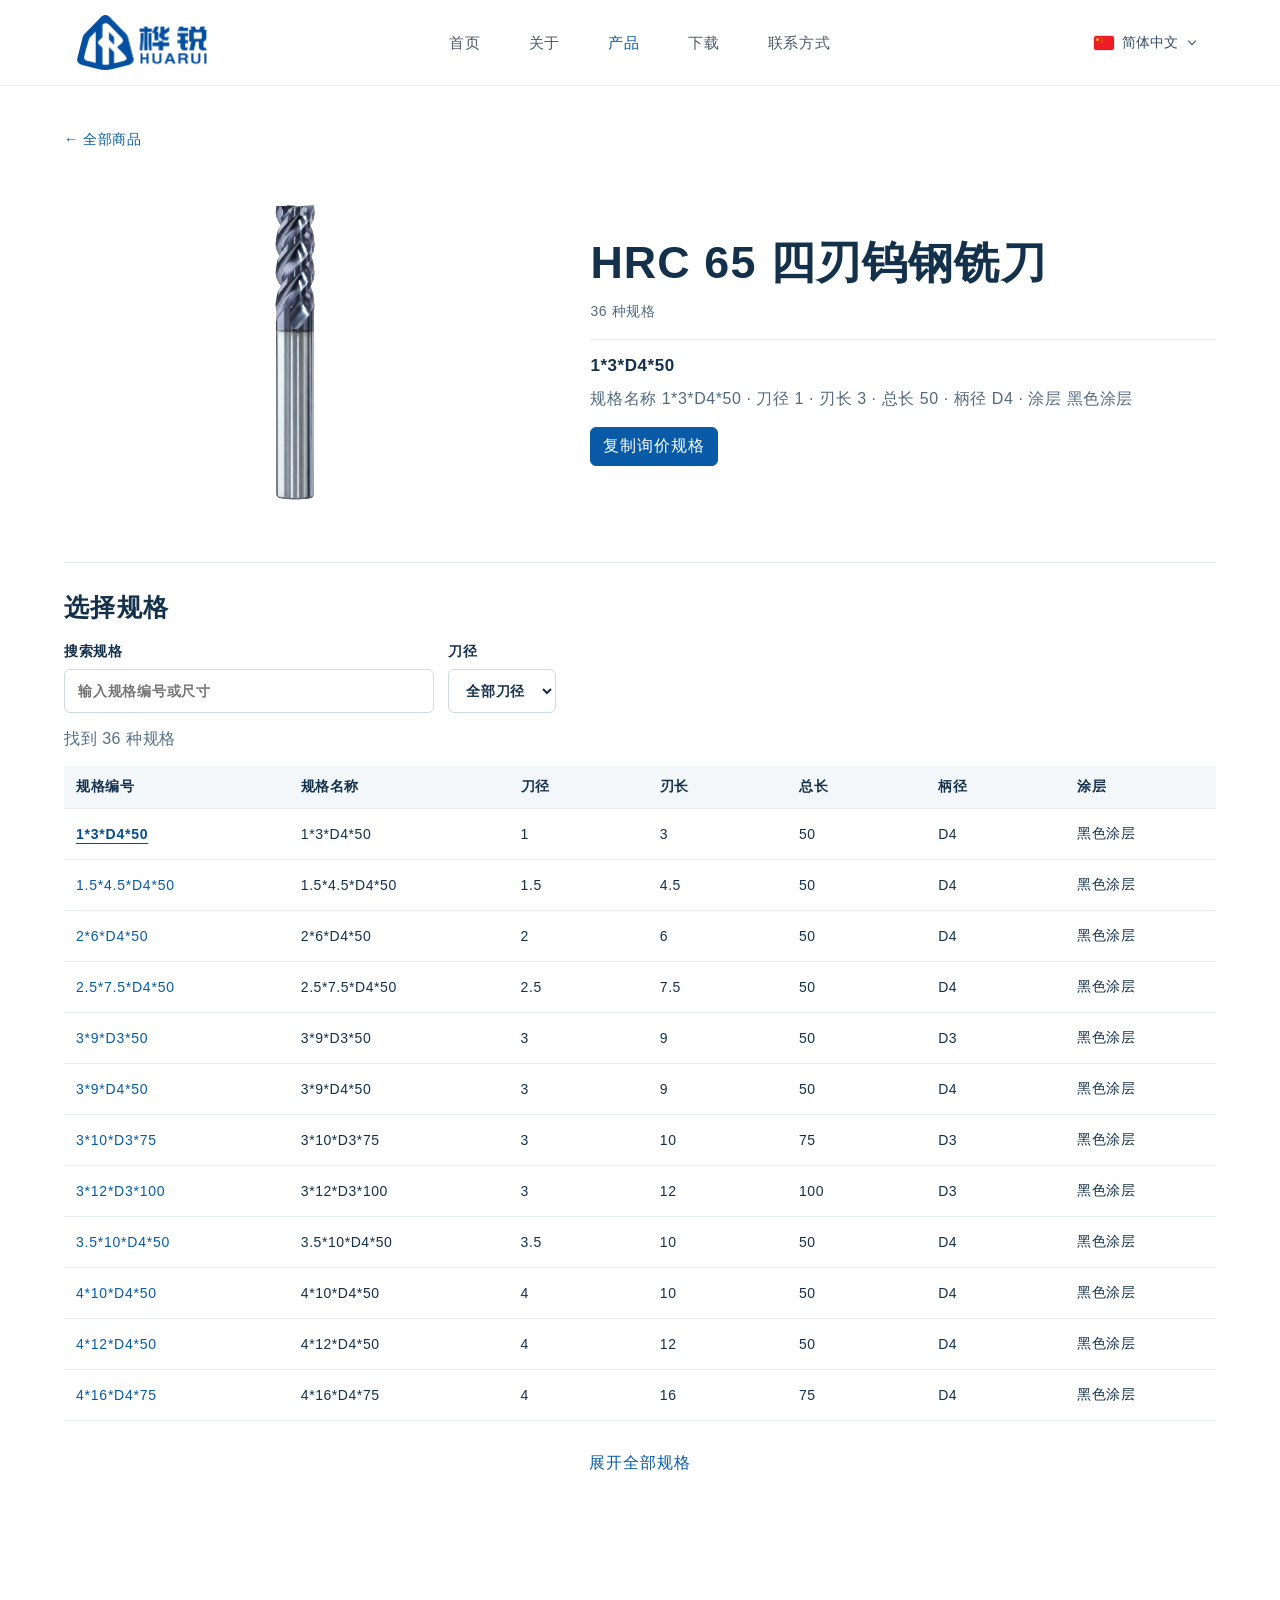
<file: catalog/22c8001ba56314670e198496.html>
<!doctype html><html lang="zh-CN"><head><meta charset="utf-8"><meta name="viewport" content="width=device-width,initial-scale=1"><title>HRC 65  四刃钨钢铣刀 · 桦锐精密刀具</title><link rel="icon" type="image/svg+xml" href="../assets/huarui-mark.svg"><link rel="stylesheet" href="../styles.css"><link rel="stylesheet" href="../glass.css"><link rel="stylesheet" href="../typography.css"><link rel="stylesheet" href="catalog.css"><script src="../translations.js" defer></script>
<script src="../language.js" defer></script>
<script src="site-navigation.js" defer></script><script src="catalog.js" defer></script><link rel="stylesheet" href="../language.css">
</head><body class="catalog-page"><header class="header"><div class="header-inner"><a class="brand" href="../index.html#top" aria-label="桦锐首页"><img src="../assets/logo.webp" alt="桦锐 HUARUI" decoding="async"></a><nav class="main-navigation" id="main-navigation" aria-label="主导航"><div class="nav-item"><a class="nav-link" href="../index.html#top">首页</a></div><div class="nav-item has-mega"><a class="nav-link" href="../about/index.html" target="_blank" rel="noopener" aria-expanded="false" aria-controls="mega-about">关于</a><div class="mega-panel" id="mega-about" inert><div class="mega-clip"><div class="mega-inner"><div class="mega-preview"><img class="mega-logo" src="../assets/logo.webp" alt="桦锐 HUARUI" loading="lazy" decoding="async"></div><div class="mega-links"><a href="../about/index.html" target="_blank" rel="noopener">公司介绍</a><a href="../about/index.html#production" target="_blank" rel="noopener">生产实力</a><a href="../about/index.html#quality" target="_blank" rel="noopener">品质理念</a></div></div></div></div></div><div class="nav-item has-mega"><a class="nav-link active" href="index.html" aria-current="page" target="_blank" rel="noopener" aria-expanded="false" aria-controls="mega-products">产品</a><button class="product-category-toggle" type="button" aria-label="产品分类" aria-expanded="false" aria-controls="mega-products"><svg viewBox="0 0 24 24" aria-hidden="true"><path d="m6 9 6 6 6-6"/></svg></button><div class="mega-panel" id="mega-products" inert><div class="mega-clip"><div class="mega-inner"><div class="mega-preview"><div class="mega-tool"><img src="../assets/44.webp" alt="4刃钨钢铣刀" loading="lazy" decoding="async"></div><div class="mega-tool secondary"><img src="../assets/55.webp" alt="3刃锥度铣刀" loading="lazy" decoding="async"></div></div><div class="mega-links"><a href="index.html" target="_blank" rel="noopener">全部商品与规格</a><a href="index.html?category=turning" target="_blank" rel="noopener">车削刀具</a><a href="index.html?category=milling" target="_blank" rel="noopener">铣削刀具</a><a href="index.html?category=drilling" target="_blank" rel="noopener">钻削刀具</a><a href="index.html?category=threading" target="_blank" rel="noopener">螺纹加工刀具</a><a href="index.html?category=holding" target="_blank" rel="noopener">刀具夹持系统</a><a href="index.html?category=hole-finishing" target="_blank" rel="noopener">孔加工刀具</a></div></div></div></div></div><div class="nav-item"><a class="nav-link" href="../index.html#selection">下载</a></div><div class="nav-item"><a class="nav-link" href="../index.html#selection">联系方式</a></div></nav><span class="nav-language">中文</span><button class="menu-button" aria-label="打开导航" aria-controls="main-navigation" aria-expanded="false">菜单</button></div></header><main class="catalog-tool"><a class="back" href="index.html">← 全部商品</a><article class="product-top"><div class="detail-photo"><img src="../assets/44.webp" alt="HRC 65  四刃钨钢铣刀" fetchpriority="high" decoding="async"></div><section class="catalog-tool-copy"><h1 id="product-name">HRC 65  四刃钨钢铣刀</h1><p class="intro"></p><p class="badge">36 种规格</p><div id="selected" hidden><strong id="selected-code"></strong><p id="selected-details"></p><button id="copy-spec" type="button">复制询价规格</button><span id="copy-status" aria-live="polite"></span></div></section></article><section class="specs"><h2>选择规格</h2><div class="catalog-controls"><label>搜索规格<input id="spec-search" type="search" placeholder="输入规格编号或尺寸"></label><label id="diameter-filter" hidden>刀径<select id="diameter"><option value="">全部刀径</option></select></label></div><p id="result-count" class="muted" aria-live="polite"></p><div class="table-scroll"><table><thead id="spec-head"></thead><tbody id="spec-body"></tbody></table></div></section><script type="application/json" id="spec-data">[{"code":"1*3*D4*50","details":"1*3*D4*50","diameter":"1","edge":"3","length":"50","shank":"D4","coating":"黑色涂层","image":"","price":null,"legacyCode":"D1*3*D4*50"},{"code":"1.5*4.5*D4*50","details":"1.5*4.5*D4*50","diameter":"1.5","edge":"4.5","length":"50","shank":"D4","coating":"黑色涂层","image":"","price":null,"legacyCode":"D1.5*4.5*D4*50"},{"code":"10*25*D10*75","details":"10*25*D10*75","diameter":"10","edge":"25","length":"75","shank":"D10","coating":"黑色涂层","image":"","price":null,"legacyCode":"D10*25*D10*75"},{"code":"10*30*D10*75","details":"10*30*D10*75","diameter":"10","edge":"30","length":"75","shank":"D10","coating":"黑色涂层","image":"","price":null,"legacyCode":"D10*30*D10*75"},{"code":"10*35*D10*75","details":"10*35*D10*75","diameter":"10","edge":"35","length":"75","shank":"D10","coating":"黑色涂层","image":"","price":null,"legacyCode":"D10*35*D10*75"},{"code":"10*40*D10*100","details":"10*40*D10*100","diameter":"10","edge":"40","length":"100","shank":"D10","coating":"黑色涂层","image":"","price":null,"legacyCode":"D10*40*D10*100"},{"code":"10*50*D10*100","details":"10*50*D10*100","diameter":"10","edge":"50","length":"100","shank":"D10","coating":"黑色涂层","image":"","price":null,"legacyCode":"D10*50*D10*100"},{"code":"11*30*D12*75","details":"11*30*D12*75","diameter":"11","edge":"30","length":"75","shank":"D12","coating":"黑色涂层","image":"","price":null,"legacyCode":"D11*30*D12*75"},{"code":"12*35*D12*75","details":"12*35*D12*75","diameter":"12","edge":"35","length":"75","shank":"D12","coating":"黑色涂层","image":"","price":null,"legacyCode":"D12*35*D12*75"},{"code":"12*45*D12*100","details":"12*45*D12*100","diameter":"12","edge":"45","length":"100","shank":"D12","coating":"黑色涂层","image":"","price":null,"legacyCode":"D12*45*D12*100"},{"code":"12*50*D12*100","details":"12*50*D12*100","diameter":"12","edge":"50","length":"100","shank":"D12","coating":"黑色涂层","image":"","price":null,"legacyCode":"D12*50*D12*100"},{"code":"2*6*D4*50","details":"2*6*D4*50","diameter":"2","edge":"6","length":"50","shank":"D4","coating":"黑色涂层","image":"","price":null,"legacyCode":"D2*6*D4*50"},{"code":"2.5*7.5*D4*50","details":"2.5*7.5*D4*50","diameter":"2.5","edge":"7.5","length":"50","shank":"D4","coating":"黑色涂层","image":"","price":null,"legacyCode":"D2.5*7.5*D4*50"},{"code":"3*10*D3*75","details":"3*10*D3*75","diameter":"3","edge":"10","length":"75","shank":"D3","coating":"黑色涂层","image":"","price":null,"legacyCode":"D3*10*D3*75"},{"code":"3*12*D3*100","details":"3*12*D3*100","diameter":"3","edge":"12","length":"100","shank":"D3","coating":"黑色涂层","image":"","price":null,"legacyCode":"D3*12*D3*100"},{"code":"3*9*D3*50","details":"3*9*D3*50","diameter":"3","edge":"9","length":"50","shank":"D3","coating":"黑色涂层","image":"","price":null,"legacyCode":"D3*9*D3*50"},{"code":"3*9*D4*50","details":"3*9*D4*50","diameter":"3","edge":"9","length":"50","shank":"D4","coating":"黑色涂层","image":"","price":null,"legacyCode":"D3*9*D4*50"},{"code":"3.5*10*D4*50","details":"3.5*10*D4*50","diameter":"3.5","edge":"10","length":"50","shank":"D4","coating":"黑色涂层","image":"","price":null,"legacyCode":"D3.5*10*D4*50"},{"code":"4*10*D4*50","details":"4*10*D4*50","diameter":"4","edge":"10","length":"50","shank":"D4","coating":"黑色涂层","image":"","price":null,"legacyCode":"D4*10*D4*50"},{"code":"4*12*D4*50","details":"4*12*D4*50","diameter":"4","edge":"12","length":"50","shank":"D4","coating":"黑色涂层","image":"","price":null,"legacyCode":"D4*12*D4*50"},{"code":"4*16*D4*75","details":"4*16*D4*75","diameter":"4","edge":"16","length":"75","shank":"D4","coating":"黑色涂层","image":"","price":null,"legacyCode":"D4*16*D4*75"},{"code":"4*20*D4*100","details":"4*20*D4*100","diameter":"4","edge":"20","length":"100","shank":"D4","coating":"黑色涂层","image":"","price":null,"legacyCode":"D4*20*D4*100"},{"code":"5*15*D5*50","details":"5*15*D5*50","diameter":"5","edge":"15","length":"50","shank":"D5","coating":"黑色涂层","image":"","price":null,"legacyCode":"D5*15*D5*50"},{"code":"5*15*D6*50","details":"5*15*D6*50","diameter":"5","edge":"15","length":"50","shank":"D6","coating":"黑色涂层","image":"","price":null,"legacyCode":"D5*15*D6*50"},{"code":"5*20*D5*75","details":"5*20*D5*75","diameter":"5","edge":"20","length":"75","shank":"D5","coating":"黑色涂层","image":"","price":null,"legacyCode":"D5*20*D5*75"},{"code":"5*30*D5*100","details":"5*30*D5*100","diameter":"5","edge":"30","length":"100","shank":"D5","coating":"黑色涂层","image":"","price":null,"legacyCode":"D5*30*D5*100"},{"code":"6*15*D6*50","details":"6*15*D6*50","diameter":"6","edge":"15","length":"50","shank":"D6","coating":"黑色涂层","image":"","price":null,"legacyCode":"D6*15*D6*50"},{"code":"6*18*D6*50","details":"6*18*D6*50","diameter":"6","edge":"18","length":"50","shank":"D6","coating":"黑色涂层","image":"","price":null,"legacyCode":"D6*18*D6*50"},{"code":"6*25*D6*75","details":"6*25*D6*75","diameter":"6","edge":"25","length":"75","shank":"D6","coating":"黑色涂层","image":"","price":null,"legacyCode":"D6*25*D6*75"},{"code":"6*30*D6*100","details":"6*30*D6*100","diameter":"6","edge":"30","length":"100","shank":"D6","coating":"黑色涂层","image":"","price":null,"legacyCode":"D6*30*D6*100"},{"code":"7*20*D8*60","details":"7*20*D8*60","diameter":"7","edge":"20","length":"60","shank":"D8","coating":"黑色涂层","image":"","price":null,"legacyCode":"D7*20*D8*60"},{"code":"8*20*D8*60","details":"8*20*D8*60","diameter":"8","edge":"20","length":"60","shank":"D8","coating":"黑色涂层","image":"","price":null,"legacyCode":"D8*20*D8*60"},{"code":"8*24*D8*60","details":"8*24*D8*60","diameter":"8","edge":"24","length":"60","shank":"D8","coating":"黑色涂层","image":"","price":null,"legacyCode":"D8*24*D8*60"},{"code":"8*30*D8*75","details":"8*30*D8*75","diameter":"8","edge":"30","length":"75","shank":"D8","coating":"黑色涂层","image":"","price":null,"legacyCode":"D8*30*D8*75"},{"code":"8*35*D8*100","details":"8*35*D8*100","diameter":"8","edge":"35","length":"100","shank":"D8","coating":"黑色涂层","image":"","price":null,"legacyCode":"D8*35*D8*100"},{"code":"9*30*D10*75","details":"9*30*D10*75","diameter":"9","edge":"30","length":"75","shank":"D10","coating":"黑色涂层","image":"","price":null,"legacyCode":"D9*30*D10*75"}]</script></main><footer>桦锐精密刀具 · HUARUI PRECISION TOOLS</footer></body></html>
</file>
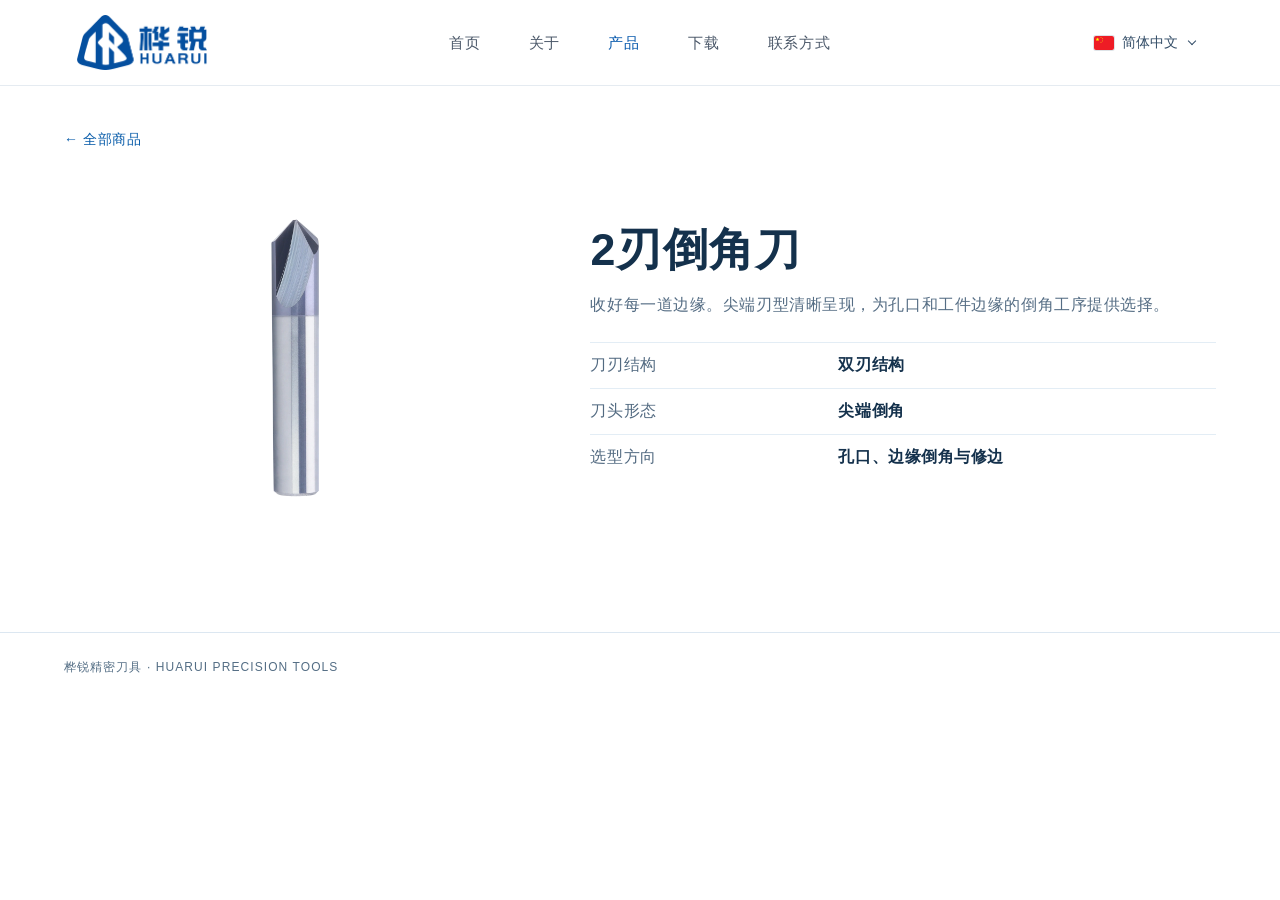
<file: catalog/chamfer-mill.html>
<!doctype html><html lang="zh-CN"><head><meta charset="utf-8"><meta name="viewport" content="width=device-width,initial-scale=1"><title>2刃倒角刀 · 桦锐精密刀具</title><link rel="icon" type="image/svg+xml" href="../assets/huarui-mark.svg"><link rel="stylesheet" href="../styles.css"><link rel="stylesheet" href="../glass.css"><link rel="stylesheet" href="../typography.css"><link rel="stylesheet" href="catalog.css"><script src="../translations.js" defer></script>
<script src="../language.js" defer></script>
<script src="site-navigation.js" defer></script><script src="catalog.js" defer></script><link rel="stylesheet" href="../language.css">
</head><body class="catalog-page"><header class="header"><div class="header-inner"><a class="brand" href="../index.html#top" aria-label="桦锐首页"><img src="../assets/logo.webp" alt="桦锐 HUARUI" decoding="async"></a><nav class="main-navigation" id="main-navigation" aria-label="主导航"><div class="nav-item"><a class="nav-link" href="../index.html#top">首页</a></div><div class="nav-item has-mega"><a class="nav-link" href="../about/index.html" target="_blank" rel="noopener" aria-expanded="false" aria-controls="mega-about">关于</a><div class="mega-panel" id="mega-about" inert><div class="mega-clip"><div class="mega-inner"><div class="mega-preview"><img class="mega-logo" src="../assets/logo.webp" alt="桦锐 HUARUI" loading="lazy" decoding="async"></div><div class="mega-links"><a href="../about/index.html" target="_blank" rel="noopener">公司介绍</a><a href="../about/index.html#production" target="_blank" rel="noopener">生产实力</a><a href="../about/index.html#quality" target="_blank" rel="noopener">品质理念</a></div></div></div></div></div><div class="nav-item has-mega"><a class="nav-link active" href="index.html" aria-current="page" target="_blank" rel="noopener" aria-expanded="false" aria-controls="mega-products">产品</a><button class="product-category-toggle" type="button" aria-label="产品分类" aria-expanded="false" aria-controls="mega-products"><svg viewBox="0 0 24 24" aria-hidden="true"><path d="m6 9 6 6 6-6"/></svg></button><div class="mega-panel" id="mega-products" inert><div class="mega-clip"><div class="mega-inner"><div class="mega-preview"><div class="mega-tool"><img src="../assets/44.webp" alt="4刃钨钢铣刀" loading="lazy" decoding="async"></div><div class="mega-tool secondary"><img src="../assets/55.webp" alt="3刃锥度铣刀" loading="lazy" decoding="async"></div></div><div class="mega-links"><a href="index.html" target="_blank" rel="noopener">全部商品与规格</a><a href="index.html?category=turning" target="_blank" rel="noopener">车削刀具</a><a href="index.html?category=milling" target="_blank" rel="noopener">铣削刀具</a><a href="index.html?category=drilling" target="_blank" rel="noopener">钻削刀具</a><a href="index.html?category=threading" target="_blank" rel="noopener">螺纹加工刀具</a><a href="index.html?category=holding" target="_blank" rel="noopener">刀具夹持系统</a><a href="index.html?category=hole-finishing" target="_blank" rel="noopener">孔加工刀具</a></div></div></div></div></div><div class="nav-item"><a class="nav-link" href="../index.html#selection">下载</a></div><div class="nav-item"><a class="nav-link" href="../index.html#selection">联系方式</a></div></nav><span class="nav-language">中文</span><button class="menu-button" aria-label="打开导航" aria-controls="main-navigation" aria-expanded="false">菜单</button></div></header><main class="catalog-tool"><a class="back" href="index.html">← 全部商品</a><article class="product-top"><div class="detail-photo"><img src="../assets/22.webp" alt="2刃倒角刀" fetchpriority="high" decoding="async"></div><section class="catalog-tool-copy"><h1 id="product-name">2刃倒角刀</h1><p class="intro">收好每一道边缘。尖端刃型清晰呈现，为孔口和工件边缘的倒角工序提供选择。</p><dl class="catalog-tool-facts"><div><dt>刀刃结构</dt><dd>双刃结构</dd></div><div><dt>刀头形态</dt><dd>尖端倒角</dd></div><div><dt>选型方向</dt><dd>孔口、边缘倒角与修边</dd></div></dl></section></article></main><footer>桦锐精密刀具 · HUARUI PRECISION TOOLS</footer></body></html>
</file>
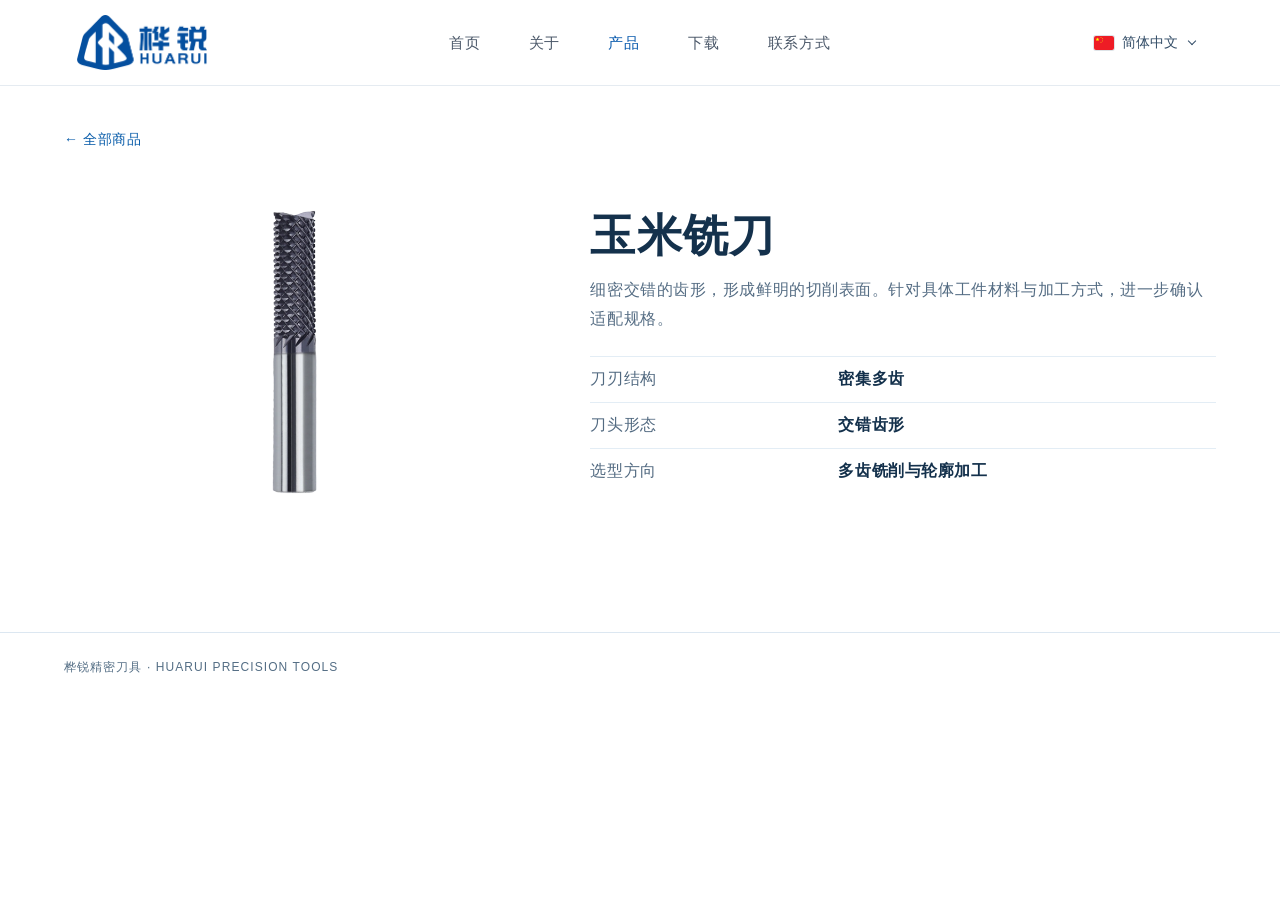
<file: catalog/corn-end-mill.html>
<!doctype html><html lang="zh-CN"><head><meta charset="utf-8"><meta name="viewport" content="width=device-width,initial-scale=1"><title>玉米铣刀 · 桦锐精密刀具</title><link rel="icon" type="image/svg+xml" href="../assets/huarui-mark.svg"><link rel="stylesheet" href="../styles.css"><link rel="stylesheet" href="../glass.css"><link rel="stylesheet" href="../typography.css"><link rel="stylesheet" href="catalog.css"><script src="../translations.js" defer></script>
<script src="../language.js" defer></script>
<script src="site-navigation.js" defer></script><script src="catalog.js" defer></script><link rel="stylesheet" href="../language.css">
</head><body class="catalog-page"><header class="header"><div class="header-inner"><a class="brand" href="../index.html#top" aria-label="桦锐首页"><img src="../assets/logo.webp" alt="桦锐 HUARUI" decoding="async"></a><nav class="main-navigation" id="main-navigation" aria-label="主导航"><div class="nav-item"><a class="nav-link" href="../index.html#top">首页</a></div><div class="nav-item has-mega"><a class="nav-link" href="../about/index.html" target="_blank" rel="noopener" aria-expanded="false" aria-controls="mega-about">关于</a><div class="mega-panel" id="mega-about" inert><div class="mega-clip"><div class="mega-inner"><div class="mega-preview"><img class="mega-logo" src="../assets/logo.webp" alt="桦锐 HUARUI" loading="lazy" decoding="async"></div><div class="mega-links"><a href="../about/index.html" target="_blank" rel="noopener">公司介绍</a><a href="../about/index.html#production" target="_blank" rel="noopener">生产实力</a><a href="../about/index.html#quality" target="_blank" rel="noopener">品质理念</a></div></div></div></div></div><div class="nav-item has-mega"><a class="nav-link active" href="index.html" aria-current="page" target="_blank" rel="noopener" aria-expanded="false" aria-controls="mega-products">产品</a><button class="product-category-toggle" type="button" aria-label="产品分类" aria-expanded="false" aria-controls="mega-products"><svg viewBox="0 0 24 24" aria-hidden="true"><path d="m6 9 6 6 6-6"/></svg></button><div class="mega-panel" id="mega-products" inert><div class="mega-clip"><div class="mega-inner"><div class="mega-preview"><div class="mega-tool"><img src="../assets/44.webp" alt="4刃钨钢铣刀" loading="lazy" decoding="async"></div><div class="mega-tool secondary"><img src="../assets/55.webp" alt="3刃锥度铣刀" loading="lazy" decoding="async"></div></div><div class="mega-links"><a href="index.html" target="_blank" rel="noopener">全部商品与规格</a><a href="index.html?category=turning" target="_blank" rel="noopener">车削刀具</a><a href="index.html?category=milling" target="_blank" rel="noopener">铣削刀具</a><a href="index.html?category=drilling" target="_blank" rel="noopener">钻削刀具</a><a href="index.html?category=threading" target="_blank" rel="noopener">螺纹加工刀具</a><a href="index.html?category=holding" target="_blank" rel="noopener">刀具夹持系统</a><a href="index.html?category=hole-finishing" target="_blank" rel="noopener">孔加工刀具</a></div></div></div></div></div><div class="nav-item"><a class="nav-link" href="../index.html#selection">下载</a></div><div class="nav-item"><a class="nav-link" href="../index.html#selection">联系方式</a></div></nav><span class="nav-language">中文</span><button class="menu-button" aria-label="打开导航" aria-controls="main-navigation" aria-expanded="false">菜单</button></div></header><main class="catalog-tool"><a class="back" href="index.html">← 全部商品</a><article class="product-top"><div class="detail-photo"><img src="../assets/33.webp" alt="玉米铣刀" fetchpriority="high" decoding="async"></div><section class="catalog-tool-copy"><h1 id="product-name">玉米铣刀</h1><p class="intro">细密交错的齿形，形成鲜明的切削表面。针对具体工件材料与加工方式，进一步确认适配规格。</p><dl class="catalog-tool-facts"><div><dt>刀刃结构</dt><dd>密集多齿</dd></div><div><dt>刀头形态</dt><dd>交错齿形</dd></div><div><dt>选型方向</dt><dd>多齿铣削与轮廓加工</dd></div></dl></section></article></main><footer>桦锐精密刀具 · HUARUI PRECISION TOOLS</footer></body></html>
</file>
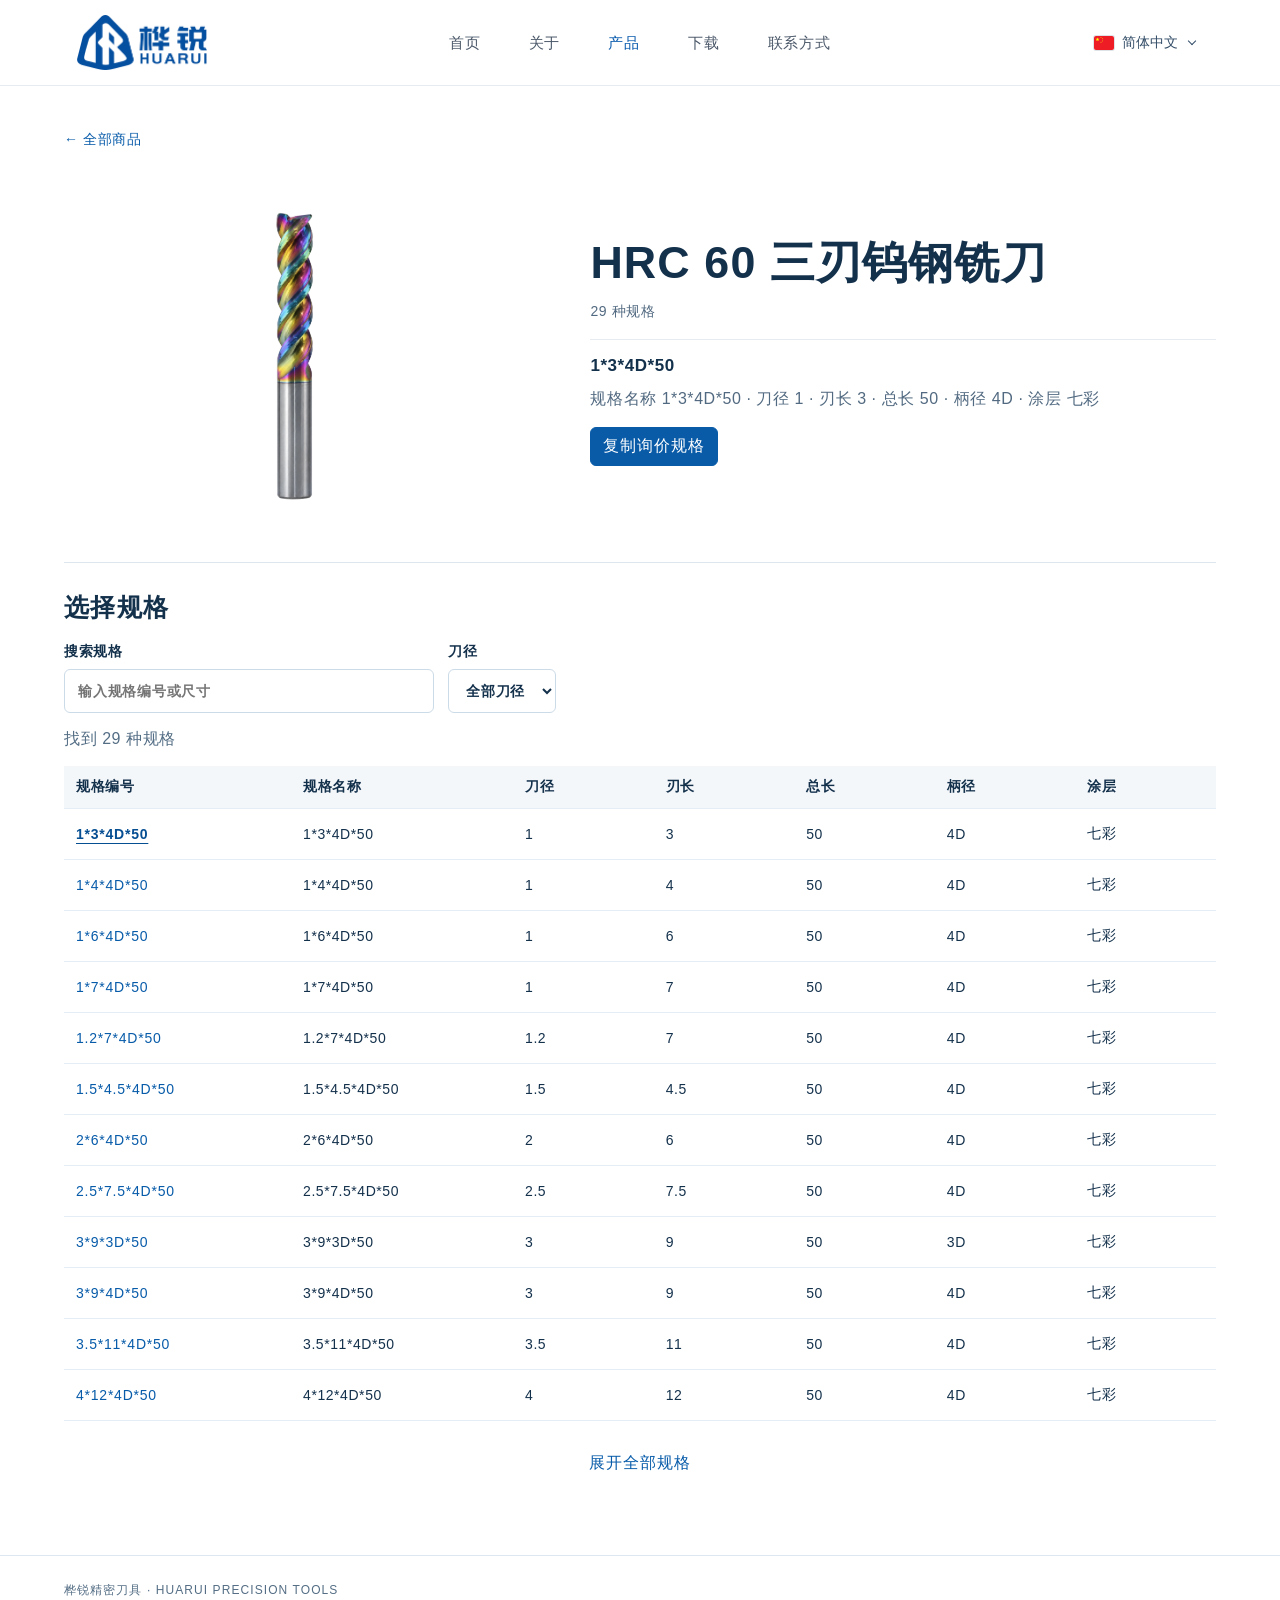
<file: catalog/product-2546e562438146cf99a16d06e2c9af1f.html>
<!doctype html><html lang="zh-CN"><head><meta charset="utf-8"><meta name="viewport" content="width=device-width,initial-scale=1"><title>HRC 60  三刃钨钢铣刀 · 桦锐精密刀具</title><link rel="icon" type="image/svg+xml" href="../assets/huarui-mark.svg"><link rel="stylesheet" href="../styles.css"><link rel="stylesheet" href="../glass.css"><link rel="stylesheet" href="../typography.css"><link rel="stylesheet" href="catalog.css"><script src="../translations.js" defer></script>
<script src="../language.js" defer></script>
<script src="site-navigation.js" defer></script><script src="catalog.js" defer></script><link rel="stylesheet" href="../language.css">
</head><body class="catalog-page"><header class="header"><div class="header-inner"><a class="brand" href="../index.html#top" aria-label="桦锐首页"><img src="../assets/logo.webp" alt="桦锐 HUARUI" decoding="async"></a><nav class="main-navigation" id="main-navigation" aria-label="主导航"><div class="nav-item"><a class="nav-link" href="../index.html#top">首页</a></div><div class="nav-item has-mega"><a class="nav-link" href="../about/index.html" target="_blank" rel="noopener" aria-expanded="false" aria-controls="mega-about">关于</a><div class="mega-panel" id="mega-about" inert><div class="mega-clip"><div class="mega-inner"><div class="mega-preview"><img class="mega-logo" src="../assets/logo.webp" alt="桦锐 HUARUI" loading="lazy" decoding="async"></div><div class="mega-links"><a href="../about/index.html" target="_blank" rel="noopener">公司介绍</a><a href="../about/index.html#production" target="_blank" rel="noopener">生产实力</a><a href="../about/index.html#quality" target="_blank" rel="noopener">品质理念</a></div></div></div></div></div><div class="nav-item has-mega"><a class="nav-link active" href="index.html" aria-current="page" target="_blank" rel="noopener" aria-expanded="false" aria-controls="mega-products">产品</a><button class="product-category-toggle" type="button" aria-label="产品分类" aria-expanded="false" aria-controls="mega-products"><svg viewBox="0 0 24 24" aria-hidden="true"><path d="m6 9 6 6 6-6"/></svg></button><div class="mega-panel" id="mega-products" inert><div class="mega-clip"><div class="mega-inner"><div class="mega-preview"><div class="mega-tool"><img src="../assets/44.webp" alt="4刃钨钢铣刀" loading="lazy" decoding="async"></div><div class="mega-tool secondary"><img src="../assets/55.webp" alt="3刃锥度铣刀" loading="lazy" decoding="async"></div></div><div class="mega-links"><a href="index.html" target="_blank" rel="noopener">全部商品与规格</a><a href="index.html?category=turning" target="_blank" rel="noopener">车削刀具</a><a href="index.html?category=milling" target="_blank" rel="noopener">铣削刀具</a><a href="index.html?category=drilling" target="_blank" rel="noopener">钻削刀具</a><a href="index.html?category=threading" target="_blank" rel="noopener">螺纹加工刀具</a><a href="index.html?category=holding" target="_blank" rel="noopener">刀具夹持系统</a><a href="index.html?category=hole-finishing" target="_blank" rel="noopener">孔加工刀具</a></div></div></div></div></div><div class="nav-item"><a class="nav-link" href="../index.html#selection">下载</a></div><div class="nav-item"><a class="nav-link" href="../index.html#selection">联系方式</a></div></nav><span class="nav-language">中文</span><button class="menu-button" aria-label="打开导航" aria-controls="main-navigation" aria-expanded="false">菜单</button></div></header><main class="catalog-tool"><a class="back" href="index.html">← 全部商品</a><article class="product-top"><div class="detail-photo"><img src="images/hrc60-3flute-rainbow-lighting-v1.webp" alt="HRC 60  三刃钨钢铣刀" fetchpriority="high" decoding="async"></div><section class="catalog-tool-copy"><h1 id="product-name">HRC 60  三刃钨钢铣刀</h1><p class="intro"></p><p class="badge">29 种规格</p><div id="selected" hidden><strong id="selected-code"></strong><p id="selected-details"></p><button id="copy-spec" type="button">复制询价规格</button><span id="copy-status" aria-live="polite"></span></div></section></article><section class="specs"><h2>选择规格</h2><div class="catalog-controls"><label>搜索规格<input id="spec-search" type="search" placeholder="输入规格编号或尺寸"></label><label id="diameter-filter" hidden>刀径<select id="diameter"><option value="">全部刀径</option></select></label></div><p id="result-count" class="muted" aria-live="polite"></p><div class="table-scroll"><table><thead id="spec-head"></thead><tbody id="spec-body"></tbody></table></div></section><script type="application/json" id="spec-data">[{"code":"1*3*4D*50","details":"1*3*4D*50","diameter":"1","edge":"3","length":"50","shank":"4D","coating":"七彩","image":"","price":null},{"code":"1*4*4D*50","details":"1*4*4D*50","diameter":"1","edge":"4","length":"50","shank":"4D","coating":"七彩","image":"","price":null},{"code":"1*6*4D*50","details":"1*6*4D*50","diameter":"1","edge":"6","length":"50","shank":"4D","coating":"七彩","image":"","price":null},{"code":"1*7*4D*50","details":"1*7*4D*50","diameter":"1","edge":"7","length":"50","shank":"4D","coating":"七彩","image":"","price":null},{"code":"1.2*7*4D*50","details":"1.2*7*4D*50","diameter":"1.2","edge":"7","length":"50","shank":"4D","coating":"七彩","image":"","price":null},{"code":"1.5*4.5*4D*50","details":"1.5*4.5*4D*50","diameter":"1.5","edge":"4.5","length":"50","shank":"4D","coating":"七彩","image":"","price":null},{"code":"10*35*10D*75","details":"10*35*10D*75","diameter":"10","edge":"35","length":"75","shank":"10D","coating":"七彩","image":"","price":null},{"code":"10*45*10D*100","details":"10*45*10D*100","diameter":"10","edge":"45","length":"100","shank":"10D","coating":"七彩","image":"","price":null},{"code":"10*50*10D*100","details":"10*50*10D*100","diameter":"10","edge":"50","length":"100","shank":"10D","coating":"七彩","image":"","price":null},{"code":"11*33*12D*75","details":"11*33*12D*75","diameter":"11","edge":"33","length":"75","shank":"12D","coating":"七彩","image":"","price":null},{"code":"12*35*12D*75","details":"12*35*12D*75","diameter":"12","edge":"35","length":"75","shank":"12D","coating":"七彩","image":"","price":null},{"code":"12*45*12D*100","details":"12*45*12D*100","diameter":"12","edge":"45","length":"100","shank":"12D","coating":"七彩","image":"","price":null},{"code":"12*50*12D*100","details":"12*50*12D*100","diameter":"12","edge":"50","length":"100","shank":"12D","coating":"七彩","image":"","price":null},{"code":"14*45*14D*100","details":"14*45*14D*100","diameter":"14","edge":"45","length":"100","shank":"14D","coating":"七彩","image":"","price":null},{"code":"16*45*16D*100","details":"16*45*16D*100","diameter":"16","edge":"45","length":"100","shank":"16D","coating":"七彩","image":"","price":null},{"code":"18*45*18D*100","details":"18*45*18D*100","diameter":"18","edge":"45","length":"100","shank":"18D","coating":"七彩","image":"","price":null},{"code":"2*6*4D*50","details":"2*6*4D*50","diameter":"2","edge":"6","length":"50","shank":"4D","coating":"七彩","image":"","price":null},{"code":"2.5*7.5*4D*50","details":"2.5*7.5*4D*50","diameter":"2.5","edge":"7.5","length":"50","shank":"4D","coating":"七彩","image":"","price":null},{"code":"20*45*20D*100","details":"20*45*20D*100","diameter":"20","edge":"45","length":"100","shank":"20D","coating":"七彩","image":"","price":null},{"code":"3*9*3D*50","details":"3*9*3D*50","diameter":"3","edge":"9","length":"50","shank":"3D","coating":"七彩","image":"","price":null},{"code":"3*9*4D*50","details":"3*9*4D*50","diameter":"3","edge":"9","length":"50","shank":"4D","coating":"七彩","image":"","price":null},{"code":"3.5*11*4D*50","details":"3.5*11*4D*50","diameter":"3.5","edge":"11","length":"50","shank":"4D","coating":"七彩","image":"","price":null},{"code":"4*12*4D*50","details":"4*12*4D*50","diameter":"4","edge":"12","length":"50","shank":"4D","coating":"七彩","image":"","price":null},{"code":"5*15*5D*50","details":"5*15*5D*50","diameter":"5","edge":"15","length":"50","shank":"5D","coating":"七彩","image":"","price":null},{"code":"5*15*6D*50","details":"5*15*6D*50","diameter":"5","edge":"15","length":"50","shank":"6D","coating":"七彩","image":"","price":null},{"code":"6*18*6D*50","details":"6*18*6D*50","diameter":"6","edge":"18","length":"50","shank":"6D","coating":"七彩","image":"","price":null},{"code":"7*24*8D*60","details":"7*24*8D*60","diameter":"7","edge":"24","length":"60","shank":"8D","coating":"七彩","image":"","price":null},{"code":"8*24*8D*60","details":"8*24*8D*60","diameter":"8","edge":"24","length":"60","shank":"8D","coating":"七彩","image":"","price":null},{"code":"9*27*10D*75","details":"9*27*10D*75","diameter":"9","edge":"27","length":"75","shank":"10D","coating":"七彩","image":"","price":null}]</script></main><footer>桦锐精密刀具 · HUARUI PRECISION TOOLS</footer></body></html>
</file>
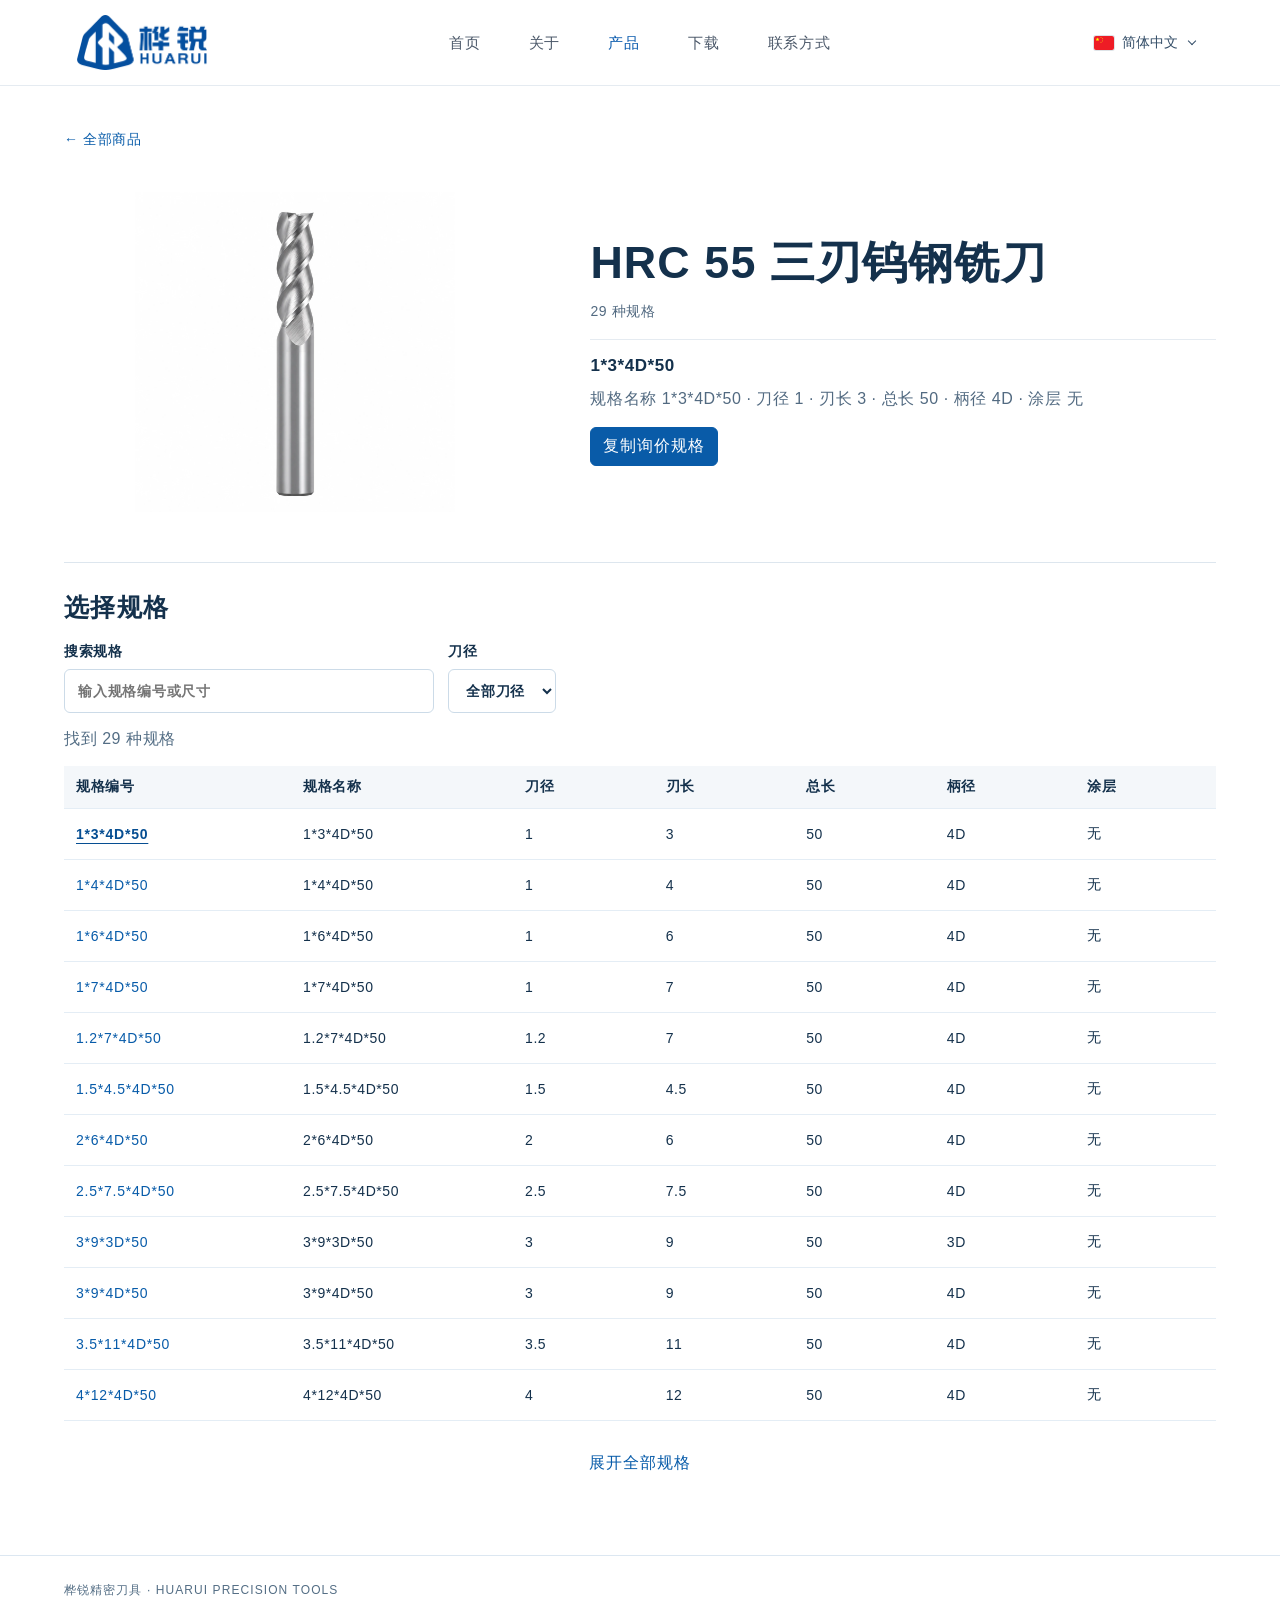
<file: catalog/product-b07c438ce553493eb94b6241fafa64c5.html>
<!doctype html><html lang="zh-CN"><head><meta charset="utf-8"><meta name="viewport" content="width=device-width,initial-scale=1"><title>HRC 55  三刃钨钢铣刀 · 桦锐精密刀具</title><link rel="icon" type="image/svg+xml" href="../assets/huarui-mark.svg"><link rel="stylesheet" href="../styles.css"><link rel="stylesheet" href="../glass.css"><link rel="stylesheet" href="../typography.css"><link rel="stylesheet" href="catalog.css"><script src="../translations.js" defer></script>
<script src="../language.js" defer></script>
<script src="site-navigation.js" defer></script><script src="catalog.js" defer></script><link rel="stylesheet" href="../language.css">
</head><body class="catalog-page"><header class="header"><div class="header-inner"><a class="brand" href="../index.html#top" aria-label="桦锐首页"><img src="../assets/logo.webp" alt="桦锐 HUARUI" decoding="async"></a><nav class="main-navigation" id="main-navigation" aria-label="主导航"><div class="nav-item"><a class="nav-link" href="../index.html#top">首页</a></div><div class="nav-item has-mega"><a class="nav-link" href="../about/index.html" target="_blank" rel="noopener" aria-expanded="false" aria-controls="mega-about">关于</a><div class="mega-panel" id="mega-about" inert><div class="mega-clip"><div class="mega-inner"><div class="mega-preview"><img class="mega-logo" src="../assets/logo.webp" alt="桦锐 HUARUI" loading="lazy" decoding="async"></div><div class="mega-links"><a href="../about/index.html" target="_blank" rel="noopener">公司介绍</a><a href="../about/index.html#production" target="_blank" rel="noopener">生产实力</a><a href="../about/index.html#quality" target="_blank" rel="noopener">品质理念</a></div></div></div></div></div><div class="nav-item has-mega"><a class="nav-link active" href="index.html" aria-current="page" target="_blank" rel="noopener" aria-expanded="false" aria-controls="mega-products">产品</a><button class="product-category-toggle" type="button" aria-label="产品分类" aria-expanded="false" aria-controls="mega-products"><svg viewBox="0 0 24 24" aria-hidden="true"><path d="m6 9 6 6 6-6"/></svg></button><div class="mega-panel" id="mega-products" inert><div class="mega-clip"><div class="mega-inner"><div class="mega-preview"><div class="mega-tool"><img src="../assets/44.webp" alt="4刃钨钢铣刀" loading="lazy" decoding="async"></div><div class="mega-tool secondary"><img src="../assets/55.webp" alt="3刃锥度铣刀" loading="lazy" decoding="async"></div></div><div class="mega-links"><a href="index.html" target="_blank" rel="noopener">全部商品与规格</a><a href="index.html?category=turning" target="_blank" rel="noopener">车削刀具</a><a href="index.html?category=milling" target="_blank" rel="noopener">铣削刀具</a><a href="index.html?category=drilling" target="_blank" rel="noopener">钻削刀具</a><a href="index.html?category=threading" target="_blank" rel="noopener">螺纹加工刀具</a><a href="index.html?category=holding" target="_blank" rel="noopener">刀具夹持系统</a><a href="index.html?category=hole-finishing" target="_blank" rel="noopener">孔加工刀具</a></div></div></div></div></div><div class="nav-item"><a class="nav-link" href="../index.html#selection">下载</a></div><div class="nav-item"><a class="nav-link" href="../index.html#selection">联系方式</a></div></nav><span class="nav-language">中文</span><button class="menu-button" aria-label="打开导航" aria-controls="main-navigation" aria-expanded="false">菜单</button></div></header><main class="catalog-tool"><a class="back" href="index.html">← 全部商品</a><article class="product-top"><div class="detail-photo"><img src="images/hrc55-3flute-silver-lighting-v1.webp" alt="HRC 55  三刃钨钢铣刀" fetchpriority="high" decoding="async"></div><section class="catalog-tool-copy"><h1 id="product-name">HRC 55  三刃钨钢铣刀</h1><p class="intro"></p><p class="badge">29 种规格</p><div id="selected" hidden><strong id="selected-code"></strong><p id="selected-details"></p><button id="copy-spec" type="button">复制询价规格</button><span id="copy-status" aria-live="polite"></span></div></section></article><section class="specs"><h2>选择规格</h2><div class="catalog-controls"><label>搜索规格<input id="spec-search" type="search" placeholder="输入规格编号或尺寸"></label><label id="diameter-filter" hidden>刀径<select id="diameter"><option value="">全部刀径</option></select></label></div><p id="result-count" class="muted" aria-live="polite"></p><div class="table-scroll"><table><thead id="spec-head"></thead><tbody id="spec-body"></tbody></table></div></section><script type="application/json" id="spec-data">[{"code":"1*3*4D*50","details":"1*3*4D*50","diameter":"1","edge":"3","length":"50","shank":"4D","coating":"无","image":"","price":null},{"code":"1*4*4D*50","details":"1*4*4D*50","diameter":"1","edge":"4","length":"50","shank":"4D","coating":"无","image":"","price":null},{"code":"1*6*4D*50","details":"1*6*4D*50","diameter":"1","edge":"6","length":"50","shank":"4D","coating":"无","image":"","price":null},{"code":"1*7*4D*50","details":"1*7*4D*50","diameter":"1","edge":"7","length":"50","shank":"4D","coating":"无","image":"","price":null},{"code":"1.2*7*4D*50","details":"1.2*7*4D*50","diameter":"1.2","edge":"7","length":"50","shank":"4D","coating":"无","image":"","price":null},{"code":"1.5*4.5*4D*50","details":"1.5*4.5*4D*50","diameter":"1.5","edge":"4.5","length":"50","shank":"4D","coating":"无","image":"","price":null},{"code":"10*35*10D*75","details":"10*35*10D*75","diameter":"10","edge":"35","length":"75","shank":"10D","coating":"无","image":"","price":null},{"code":"10*45*10D*100","details":"10*45*10D*100","diameter":"10","edge":"45","length":"100","shank":"10D","coating":"无","image":"","price":null},{"code":"10*50*10D*100","details":"10*50*10D*100","diameter":"10","edge":"50","length":"100","shank":"10D","coating":"无","image":"","price":null},{"code":"11*33*12D*75","details":"11*33*12D*75","diameter":"11","edge":"33","length":"75","shank":"12D","coating":"无","image":"","price":null},{"code":"12*35*12D*75","details":"12*35*12D*75","diameter":"12","edge":"35","length":"75","shank":"12D","coating":"无","image":"","price":null},{"code":"12*45*12D*100","details":"12*45*12D*100","diameter":"12","edge":"45","length":"100","shank":"12D","coating":"无","image":"","price":null},{"code":"12*50*12D*100","details":"12*50*12D*100","diameter":"12","edge":"50","length":"100","shank":"12D","coating":"无","image":"","price":null},{"code":"14*45*14D*100","details":"14*45*14D*100","diameter":"14","edge":"45","length":"100","shank":"14D","coating":"无","image":"","price":null},{"code":"16*45*16D*100","details":"16*45*16D*100","diameter":"16","edge":"45","length":"100","shank":"16D","coating":"无","image":"","price":null},{"code":"18*45*18D*100","details":"18*45*18D*100","diameter":"18","edge":"45","length":"100","shank":"18D","coating":"无","image":"","price":null},{"code":"2*6*4D*50","details":"2*6*4D*50","diameter":"2","edge":"6","length":"50","shank":"4D","coating":"无","image":"","price":null},{"code":"2.5*7.5*4D*50","details":"2.5*7.5*4D*50","diameter":"2.5","edge":"7.5","length":"50","shank":"4D","coating":"无","image":"","price":null},{"code":"20*45*20D*100","details":"20*45*20D*100","diameter":"20","edge":"45","length":"100","shank":"20D","coating":"无","image":"","price":null},{"code":"3*9*3D*50","details":"3*9*3D*50","diameter":"3","edge":"9","length":"50","shank":"3D","coating":"无","image":"","price":null},{"code":"3*9*4D*50","details":"3*9*4D*50","diameter":"3","edge":"9","length":"50","shank":"4D","coating":"无","image":"","price":null},{"code":"3.5*11*4D*50","details":"3.5*11*4D*50","diameter":"3.5","edge":"11","length":"50","shank":"4D","coating":"无","image":"","price":null},{"code":"4*12*4D*50","details":"4*12*4D*50","diameter":"4","edge":"12","length":"50","shank":"4D","coating":"无","image":"","price":null},{"code":"5*15*5D*50","details":"5*15*5D*50","diameter":"5","edge":"15","length":"50","shank":"5D","coating":"无","image":"","price":null},{"code":"5*15*6D*50","details":"5*15*6D*50","diameter":"5","edge":"15","length":"50","shank":"6D","coating":"无","image":"","price":null},{"code":"6*18*6D*50","details":"6*18*6D*50","diameter":"6","edge":"18","length":"50","shank":"6D","coating":"无","image":"","price":null},{"code":"7*24*8D*60","details":"7*24*8D*60","diameter":"7","edge":"24","length":"60","shank":"8D","coating":"无","image":"","price":null},{"code":"8*24*8D*60","details":"8*24*8D*60","diameter":"8","edge":"24","length":"60","shank":"8D","coating":"无","image":"","price":null},{"code":"9*27*10D*75","details":"9*27*10D*75","diameter":"9","edge":"27","length":"75","shank":"10D","coating":"无","image":"","price":null}]</script></main><footer>桦锐精密刀具 · HUARUI PRECISION TOOLS</footer></body></html>
</file>
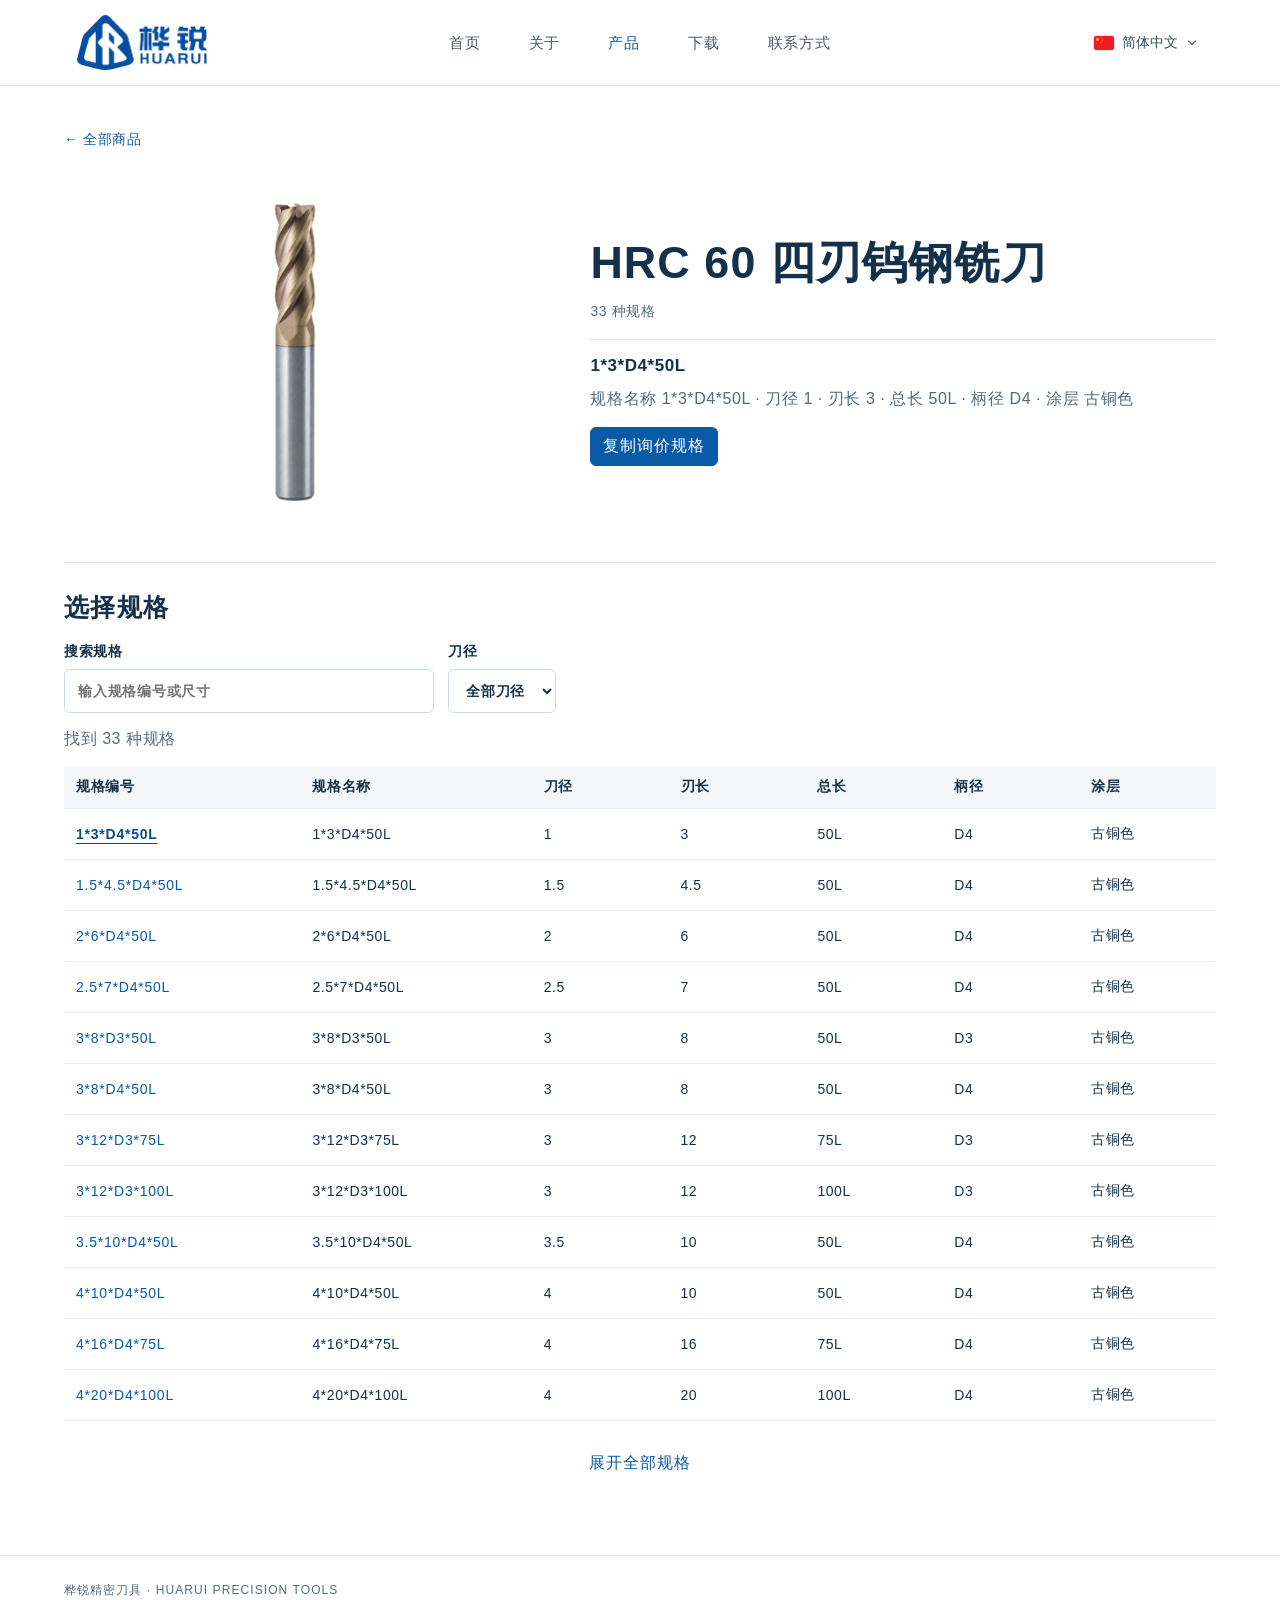
<file: catalog/product-c84f20091b1a4d4abf4bc8c801aa7c4e.html>
<!doctype html><html lang="zh-CN"><head><meta charset="utf-8"><meta name="viewport" content="width=device-width,initial-scale=1"><title>HRC 60  四刃钨钢铣刀 · 桦锐精密刀具</title><link rel="icon" type="image/svg+xml" href="../assets/huarui-mark.svg"><link rel="stylesheet" href="../styles.css"><link rel="stylesheet" href="../glass.css"><link rel="stylesheet" href="../typography.css"><link rel="stylesheet" href="catalog.css"><script src="../translations.js" defer></script>
<script src="../language.js" defer></script>
<script src="site-navigation.js" defer></script><script src="catalog.js" defer></script><link rel="stylesheet" href="../language.css">
</head><body class="catalog-page"><header class="header"><div class="header-inner"><a class="brand" href="../index.html#top" aria-label="桦锐首页"><img src="../assets/logo.webp" alt="桦锐 HUARUI" decoding="async"></a><nav class="main-navigation" id="main-navigation" aria-label="主导航"><div class="nav-item"><a class="nav-link" href="../index.html#top">首页</a></div><div class="nav-item has-mega"><a class="nav-link" href="../about/index.html" target="_blank" rel="noopener" aria-expanded="false" aria-controls="mega-about">关于</a><div class="mega-panel" id="mega-about" inert><div class="mega-clip"><div class="mega-inner"><div class="mega-preview"><img class="mega-logo" src="../assets/logo.webp" alt="桦锐 HUARUI" loading="lazy" decoding="async"></div><div class="mega-links"><a href="../about/index.html" target="_blank" rel="noopener">公司介绍</a><a href="../about/index.html#production" target="_blank" rel="noopener">生产实力</a><a href="../about/index.html#quality" target="_blank" rel="noopener">品质理念</a></div></div></div></div></div><div class="nav-item has-mega"><a class="nav-link active" href="index.html" aria-current="page" target="_blank" rel="noopener" aria-expanded="false" aria-controls="mega-products">产品</a><button class="product-category-toggle" type="button" aria-label="产品分类" aria-expanded="false" aria-controls="mega-products"><svg viewBox="0 0 24 24" aria-hidden="true"><path d="m6 9 6 6 6-6"/></svg></button><div class="mega-panel" id="mega-products" inert><div class="mega-clip"><div class="mega-inner"><div class="mega-preview"><div class="mega-tool"><img src="../assets/44.webp" alt="4刃钨钢铣刀" loading="lazy" decoding="async"></div><div class="mega-tool secondary"><img src="../assets/55.webp" alt="3刃锥度铣刀" loading="lazy" decoding="async"></div></div><div class="mega-links"><a href="index.html" target="_blank" rel="noopener">全部商品与规格</a><a href="index.html?category=turning" target="_blank" rel="noopener">车削刀具</a><a href="index.html?category=milling" target="_blank" rel="noopener">铣削刀具</a><a href="index.html?category=drilling" target="_blank" rel="noopener">钻削刀具</a><a href="index.html?category=threading" target="_blank" rel="noopener">螺纹加工刀具</a><a href="index.html?category=holding" target="_blank" rel="noopener">刀具夹持系统</a><a href="index.html?category=hole-finishing" target="_blank" rel="noopener">孔加工刀具</a></div></div></div></div></div><div class="nav-item"><a class="nav-link" href="../index.html#selection">下载</a></div><div class="nav-item"><a class="nav-link" href="../index.html#selection">联系方式</a></div></nav><span class="nav-language">中文</span><button class="menu-button" aria-label="打开导航" aria-controls="main-navigation" aria-expanded="false">菜单</button></div></header><main class="catalog-tool"><a class="back" href="index.html">← 全部商品</a><article class="product-top"><div class="detail-photo"><img src="images/hrc60-4flute-gold-lighting-v1.webp" alt="HRC 60  四刃钨钢铣刀" fetchpriority="high" decoding="async"></div><section class="catalog-tool-copy"><h1 id="product-name">HRC 60  四刃钨钢铣刀</h1><p class="intro"></p><p class="badge">33 种规格</p><div id="selected" hidden><strong id="selected-code"></strong><p id="selected-details"></p><button id="copy-spec" type="button">复制询价规格</button><span id="copy-status" aria-live="polite"></span></div></section></article><section class="specs"><h2>选择规格</h2><div class="catalog-controls"><label>搜索规格<input id="spec-search" type="search" placeholder="输入规格编号或尺寸"></label><label id="diameter-filter" hidden>刀径<select id="diameter"><option value="">全部刀径</option></select></label></div><p id="result-count" class="muted" aria-live="polite"></p><div class="table-scroll"><table><thead id="spec-head"></thead><tbody id="spec-body"></tbody></table></div></section><script type="application/json" id="spec-data">[{"code":"1*3*D4*50L","details":"1*3*D4*50L","diameter":"1","edge":"3","length":"50L","shank":"D4","coating":"古铜色","image":"","price":null},{"code":"1.5*4.5*D4*50L","details":"1.5*4.5*D4*50L","diameter":"1.5","edge":"4.5","length":"50L","shank":"D4","coating":"古铜色","image":"","price":null},{"code":"10*25*D10*75L","details":"10*25*D10*75L","diameter":"10","edge":"25","length":"75L","shank":"D10","coating":"古铜色","image":"","price":null},{"code":"10*30*D10*75L","details":"10*30*D10*75L","diameter":"10","edge":"30","length":"75L","shank":"D10","coating":"古铜色","image":"","price":null},{"code":"10*40*D10*100L","details":"10*40*D10*100L","diameter":"10","edge":"40","length":"100L","shank":"D10","coating":"古铜色","image":"","price":null},{"code":"10*50L*D10*100L","details":"10*50L*D10*100L","diameter":"10","edge":"50L","length":"100L","shank":"D10","coating":"古铜色","image":"","price":null},{"code":"11*30*D12*75L","details":"11*30*D12*75L","diameter":"11","edge":"30","length":"75L","shank":"D12","coating":"古铜色","image":"","price":null},{"code":"12*30*D12*75L","details":"12*30*D12*75L","diameter":"12","edge":"30","length":"75L","shank":"D12","coating":"古铜色","image":"","price":null},{"code":"12*35*D12*75L","details":"12*35*D12*75L","diameter":"12","edge":"35","length":"75L","shank":"D12","coating":"古铜色","image":"","price":null},{"code":"12*45*D12*100L","details":"12*45*D12*100L","diameter":"12","edge":"45","length":"100L","shank":"D12","coating":"古铜色","image":"","price":null},{"code":"12*50L*D12*100L","details":"12*50L*D12*100L","diameter":"12","edge":"50L","length":"100L","shank":"D12","coating":"古铜色","image":"","price":null},{"code":"2*6*D4*50L","details":"2*6*D4*50L","diameter":"2","edge":"6","length":"50L","shank":"D4","coating":"古铜色","image":"","price":null},{"code":"2.5*7*D4*50L","details":"2.5*7*D4*50L","diameter":"2.5","edge":"7","length":"50L","shank":"D4","coating":"古铜色","image":"","price":null},{"code":"3*12*D3*100L","details":"3*12*D3*100L","diameter":"3","edge":"12","length":"100L","shank":"D3","coating":"古铜色","image":"","price":null},{"code":"3*12*D3*75L","details":"3*12*D3*75L","diameter":"3","edge":"12","length":"75L","shank":"D3","coating":"古铜色","image":"","price":null},{"code":"3*8*D3*50L","details":"3*8*D3*50L","diameter":"3","edge":"8","length":"50L","shank":"D3","coating":"古铜色","image":"","price":null},{"code":"3*8*D4*50L","details":"3*8*D4*50L","diameter":"3","edge":"8","length":"50L","shank":"D4","coating":"古铜色","image":"","price":null},{"code":"3.5*10*D4*50L","details":"3.5*10*D4*50L","diameter":"3.5","edge":"10","length":"50L","shank":"D4","coating":"古铜色","image":"","price":null},{"code":"4*10*D4*50L","details":"4*10*D4*50L","diameter":"4","edge":"10","length":"50L","shank":"D4","coating":"古铜色","image":"","price":null},{"code":"4*16*D4*75L","details":"4*16*D4*75L","diameter":"4","edge":"16","length":"75L","shank":"D4","coating":"古铜色","image":"","price":null},{"code":"4*20*D4*100L","details":"4*20*D4*100L","diameter":"4","edge":"20","length":"100L","shank":"D4","coating":"古铜色","image":"","price":null},{"code":"5*13*D5*50L","details":"5*13*D5*50L","diameter":"5","edge":"13","length":"50L","shank":"D5","coating":"古铜色","image":"","price":null},{"code":"5*13*D6*50L","details":"5*13*D6*50L","diameter":"5","edge":"13","length":"50L","shank":"D6","coating":"古铜色","image":"","price":null},{"code":"5*20*D5*100L","details":"5*20*D5*100L","diameter":"5","edge":"20","length":"100L","shank":"D5","coating":"古铜色","image":"","price":null},{"code":"5*20*D5*75L","details":"5*20*D5*75L","diameter":"5","edge":"20","length":"75L","shank":"D5","coating":"古铜色","image":"","price":null},{"code":"6*15*D6*50L","details":"6*15*D6*50L","diameter":"6","edge":"15","length":"50L","shank":"D6","coating":"古铜色","image":"","price":null},{"code":"6*25*D6*75L","details":"6*25*D6*75L","diameter":"6","edge":"25","length":"75L","shank":"D6","coating":"古铜色","image":"","price":null},{"code":"6*30*D6*100L","details":"6*30*D6*100L","diameter":"6","edge":"30","length":"100L","shank":"D6","coating":"古铜色","image":"","price":null},{"code":"7*20*D8*60L","details":"7*20*D8*60L","diameter":"7","edge":"20","length":"60L","shank":"D8","coating":"古铜色","image":"","price":null},{"code":"8*20*D8*60L","details":"8*20*D8*60L","diameter":"8","edge":"20","length":"60L","shank":"D8","coating":"古铜色","image":"","price":null},{"code":"8*25*D8*75L","details":"8*25*D8*75L","diameter":"8","edge":"25","length":"75L","shank":"D8","coating":"古铜色","image":"","price":null},{"code":"8*35*D8*100L","details":"8*35*D8*100L","diameter":"8","edge":"35","length":"100L","shank":"D8","coating":"古铜色","image":"","price":null},{"code":"9*25*D10*75L","details":"9*25*D10*75L","diameter":"9","edge":"25","length":"75L","shank":"D10","coating":"古铜色","image":"","price":null}]</script></main><footer>桦锐精密刀具 · HUARUI PRECISION TOOLS</footer></body></html>
</file>
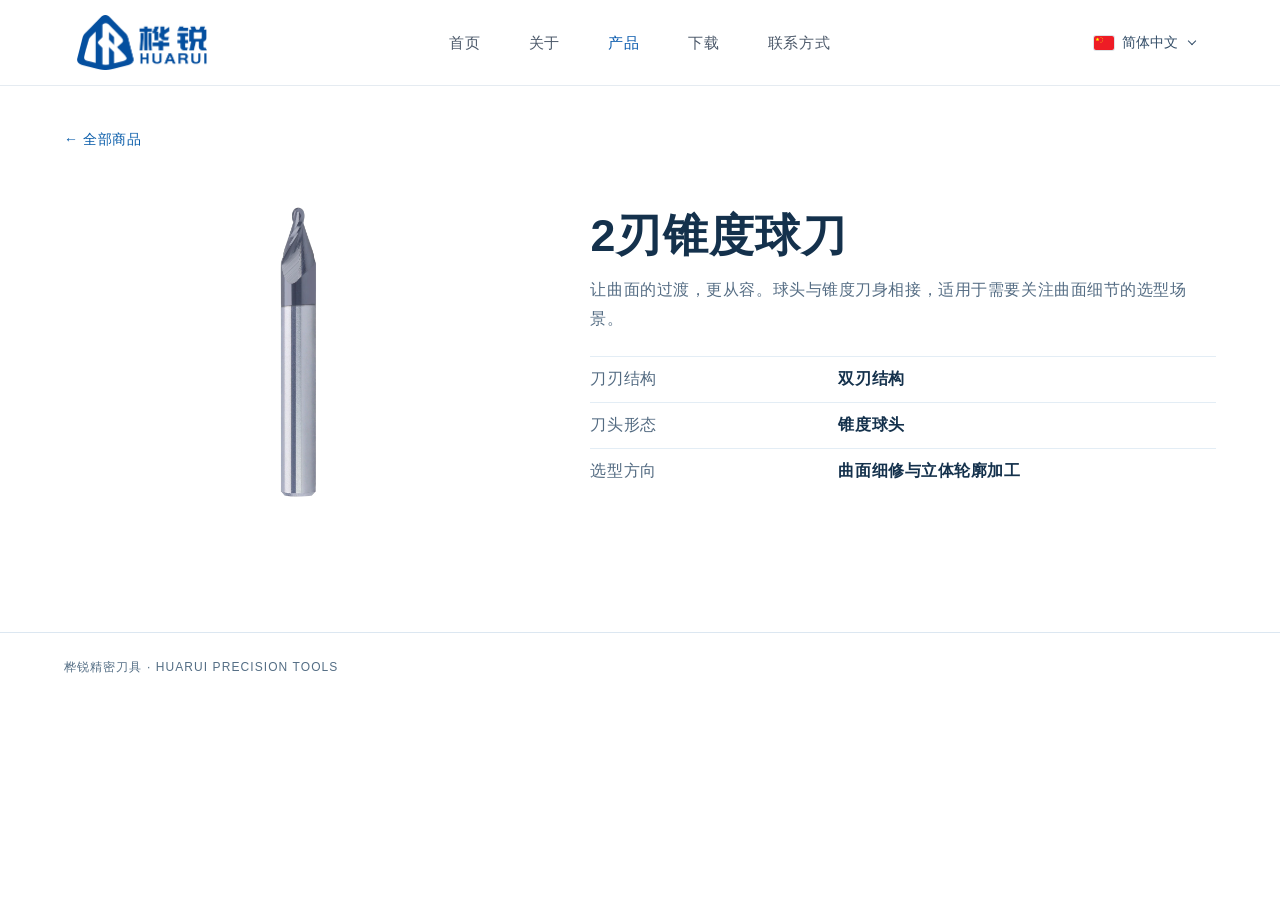
<file: catalog/tapered-ball-nose.html>
<!doctype html><html lang="zh-CN"><head><meta charset="utf-8"><meta name="viewport" content="width=device-width,initial-scale=1"><title>2刃锥度球刀 · 桦锐精密刀具</title><link rel="icon" type="image/svg+xml" href="../assets/huarui-mark.svg"><link rel="stylesheet" href="../styles.css"><link rel="stylesheet" href="../glass.css"><link rel="stylesheet" href="../typography.css"><link rel="stylesheet" href="catalog.css"><script src="../translations.js" defer></script>
<script src="../language.js" defer></script>
<script src="site-navigation.js" defer></script><script src="catalog.js" defer></script><link rel="stylesheet" href="../language.css">
</head><body class="catalog-page"><header class="header"><div class="header-inner"><a class="brand" href="../index.html#top" aria-label="桦锐首页"><img src="../assets/logo.webp" alt="桦锐 HUARUI" decoding="async"></a><nav class="main-navigation" id="main-navigation" aria-label="主导航"><div class="nav-item"><a class="nav-link" href="../index.html#top">首页</a></div><div class="nav-item has-mega"><a class="nav-link" href="../about/index.html" target="_blank" rel="noopener" aria-expanded="false" aria-controls="mega-about">关于</a><div class="mega-panel" id="mega-about" inert><div class="mega-clip"><div class="mega-inner"><div class="mega-preview"><img class="mega-logo" src="../assets/logo.webp" alt="桦锐 HUARUI" loading="lazy" decoding="async"></div><div class="mega-links"><a href="../about/index.html" target="_blank" rel="noopener">公司介绍</a><a href="../about/index.html#production" target="_blank" rel="noopener">生产实力</a><a href="../about/index.html#quality" target="_blank" rel="noopener">品质理念</a></div></div></div></div></div><div class="nav-item has-mega"><a class="nav-link active" href="index.html" aria-current="page" target="_blank" rel="noopener" aria-expanded="false" aria-controls="mega-products">产品</a><button class="product-category-toggle" type="button" aria-label="产品分类" aria-expanded="false" aria-controls="mega-products"><svg viewBox="0 0 24 24" aria-hidden="true"><path d="m6 9 6 6 6-6"/></svg></button><div class="mega-panel" id="mega-products" inert><div class="mega-clip"><div class="mega-inner"><div class="mega-preview"><div class="mega-tool"><img src="../assets/44.webp" alt="4刃钨钢铣刀" loading="lazy" decoding="async"></div><div class="mega-tool secondary"><img src="../assets/55.webp" alt="3刃锥度铣刀" loading="lazy" decoding="async"></div></div><div class="mega-links"><a href="index.html" target="_blank" rel="noopener">全部商品与规格</a><a href="index.html?category=turning" target="_blank" rel="noopener">车削刀具</a><a href="index.html?category=milling" target="_blank" rel="noopener">铣削刀具</a><a href="index.html?category=drilling" target="_blank" rel="noopener">钻削刀具</a><a href="index.html?category=threading" target="_blank" rel="noopener">螺纹加工刀具</a><a href="index.html?category=holding" target="_blank" rel="noopener">刀具夹持系统</a><a href="index.html?category=hole-finishing" target="_blank" rel="noopener">孔加工刀具</a></div></div></div></div></div><div class="nav-item"><a class="nav-link" href="../index.html#selection">下载</a></div><div class="nav-item"><a class="nav-link" href="../index.html#selection">联系方式</a></div></nav><span class="nav-language">中文</span><button class="menu-button" aria-label="打开导航" aria-controls="main-navigation" aria-expanded="false">菜单</button></div></header><main class="catalog-tool"><a class="back" href="index.html">← 全部商品</a><article class="product-top"><div class="detail-photo"><img src="../assets/11.webp" alt="2刃锥度球刀" fetchpriority="high" decoding="async"></div><section class="catalog-tool-copy"><h1 id="product-name">2刃锥度球刀</h1><p class="intro">让曲面的过渡，更从容。球头与锥度刀身相接，适用于需要关注曲面细节的选型场景。</p><dl class="catalog-tool-facts"><div><dt>刀刃结构</dt><dd>双刃结构</dd></div><div><dt>刀头形态</dt><dd>锥度球头</dd></div><div><dt>选型方向</dt><dd>曲面细修与立体轮廓加工</dd></div></dl></section></article></main><footer>桦锐精密刀具 · HUARUI PRECISION TOOLS</footer></body></html>
</file>
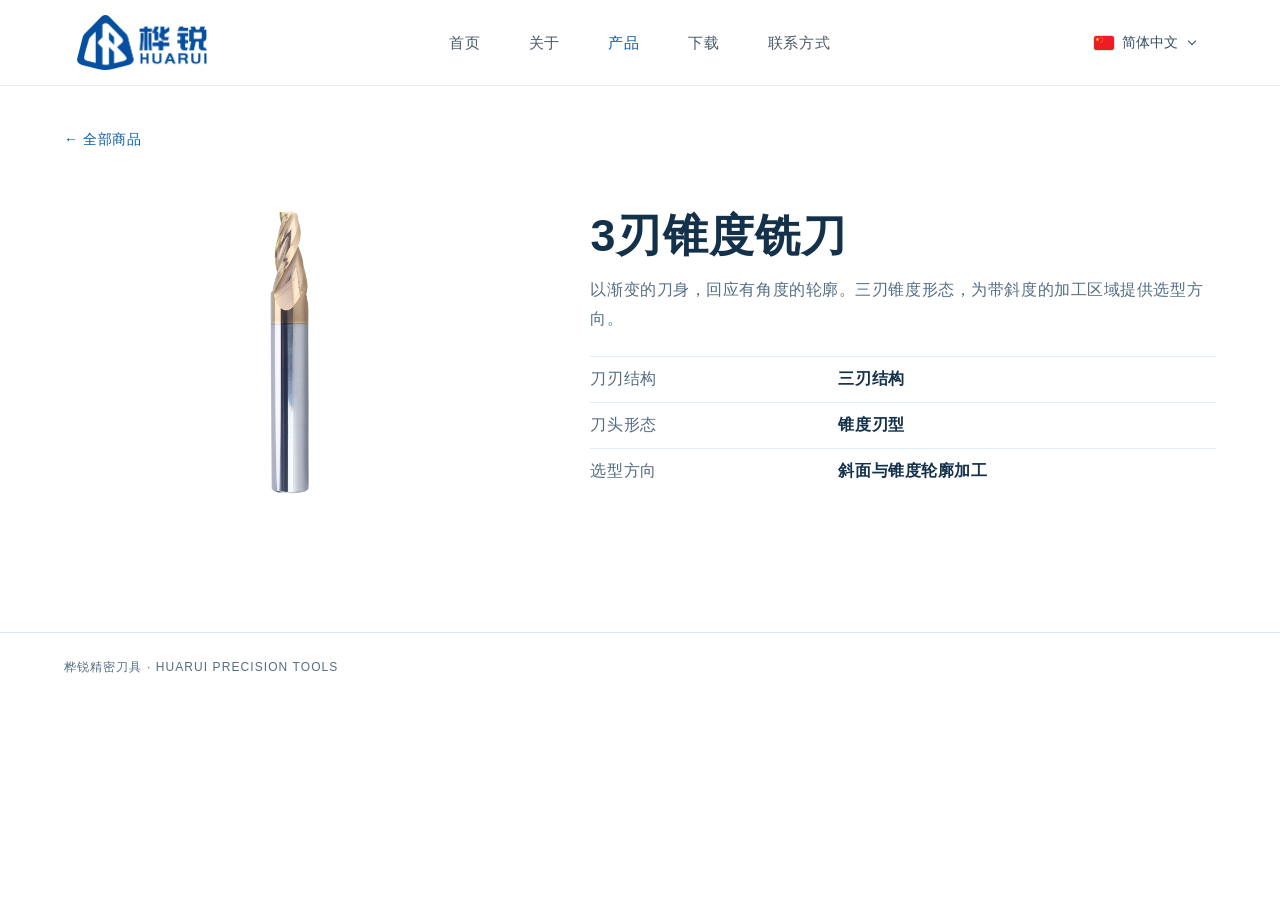
<file: catalog/tapered-end-mill.html>
<!doctype html><html lang="zh-CN"><head><meta charset="utf-8"><meta name="viewport" content="width=device-width,initial-scale=1"><title>3刃锥度铣刀 · 桦锐精密刀具</title><link rel="icon" type="image/svg+xml" href="../assets/huarui-mark.svg"><link rel="stylesheet" href="../styles.css"><link rel="stylesheet" href="../glass.css"><link rel="stylesheet" href="../typography.css"><link rel="stylesheet" href="catalog.css"><script src="../translations.js" defer></script>
<script src="../language.js" defer></script>
<script src="site-navigation.js" defer></script><script src="catalog.js" defer></script><link rel="stylesheet" href="../language.css">
</head><body class="catalog-page"><header class="header"><div class="header-inner"><a class="brand" href="../index.html#top" aria-label="桦锐首页"><img src="../assets/logo.webp" alt="桦锐 HUARUI" decoding="async"></a><nav class="main-navigation" id="main-navigation" aria-label="主导航"><div class="nav-item"><a class="nav-link" href="../index.html#top">首页</a></div><div class="nav-item has-mega"><a class="nav-link" href="../about/index.html" target="_blank" rel="noopener" aria-expanded="false" aria-controls="mega-about">关于</a><div class="mega-panel" id="mega-about" inert><div class="mega-clip"><div class="mega-inner"><div class="mega-preview"><img class="mega-logo" src="../assets/logo.webp" alt="桦锐 HUARUI" loading="lazy" decoding="async"></div><div class="mega-links"><a href="../about/index.html" target="_blank" rel="noopener">公司介绍</a><a href="../about/index.html#production" target="_blank" rel="noopener">生产实力</a><a href="../about/index.html#quality" target="_blank" rel="noopener">品质理念</a></div></div></div></div></div><div class="nav-item has-mega"><a class="nav-link active" href="index.html" aria-current="page" target="_blank" rel="noopener" aria-expanded="false" aria-controls="mega-products">产品</a><button class="product-category-toggle" type="button" aria-label="产品分类" aria-expanded="false" aria-controls="mega-products"><svg viewBox="0 0 24 24" aria-hidden="true"><path d="m6 9 6 6 6-6"/></svg></button><div class="mega-panel" id="mega-products" inert><div class="mega-clip"><div class="mega-inner"><div class="mega-preview"><div class="mega-tool"><img src="../assets/44.webp" alt="4刃钨钢铣刀" loading="lazy" decoding="async"></div><div class="mega-tool secondary"><img src="../assets/55.webp" alt="3刃锥度铣刀" loading="lazy" decoding="async"></div></div><div class="mega-links"><a href="index.html" target="_blank" rel="noopener">全部商品与规格</a><a href="index.html?category=turning" target="_blank" rel="noopener">车削刀具</a><a href="index.html?category=milling" target="_blank" rel="noopener">铣削刀具</a><a href="index.html?category=drilling" target="_blank" rel="noopener">钻削刀具</a><a href="index.html?category=threading" target="_blank" rel="noopener">螺纹加工刀具</a><a href="index.html?category=holding" target="_blank" rel="noopener">刀具夹持系统</a><a href="index.html?category=hole-finishing" target="_blank" rel="noopener">孔加工刀具</a></div></div></div></div></div><div class="nav-item"><a class="nav-link" href="../index.html#selection">下载</a></div><div class="nav-item"><a class="nav-link" href="../index.html#selection">联系方式</a></div></nav><span class="nav-language">中文</span><button class="menu-button" aria-label="打开导航" aria-controls="main-navigation" aria-expanded="false">菜单</button></div></header><main class="catalog-tool"><a class="back" href="index.html">← 全部商品</a><article class="product-top"><div class="detail-photo"><img src="../assets/55.webp" alt="3刃锥度铣刀" fetchpriority="high" decoding="async"></div><section class="catalog-tool-copy"><h1 id="product-name">3刃锥度铣刀</h1><p class="intro">以渐变的刀身，回应有角度的轮廓。三刃锥度形态，为带斜度的加工区域提供选型方向。</p><dl class="catalog-tool-facts"><div><dt>刀刃结构</dt><dd>三刃结构</dd></div><div><dt>刀头形态</dt><dd>锥度刃型</dd></div><div><dt>选型方向</dt><dd>斜面与锥度轮廓加工</dd></div></dl></section></article></main><footer>桦锐精密刀具 · HUARUI PRECISION TOOLS</footer></body></html>
</file>
<file: styles.css>
@charset "UTF-8";
:root{--blue:#074e9e;--ink:#14253a;--muted:#68778b;--line:#dbe3ed;--pale:#f1f5fa;--ease:cubic-bezier(.22,1,.36,1)}
*{box-sizing:border-box}html{scroll-behavior:smooth;scroll-padding-top:100px}body{margin:0;color:var(--ink);background:#fff;font-family:Arial,"Microsoft YaHei","PingFang SC",sans-serif;font-size:16px;-webkit-font-smoothing:antialiased}button,a{-webkit-tap-highlight-color:transparent}a{color:inherit;text-decoration:none}button{font:inherit;cursor:pointer}button:focus-visible,a:focus-visible{outline:3px solid #458ddd;outline-offset:5px}button:disabled{cursor:default}img{display:block}button{color:inherit}::selection{background:#074e9e;color:white}.skip{position:fixed;top:-100px;z-index:90;padding:15px;background:white}.skip:focus{top:0}.header{height:96px;display:flex;align-items:center;justify-content:space-between;padding:0 5%;border-bottom:1px solid var(--line);background:#ffffffed;backdrop-filter:blur(18px);position:sticky;top:0;z-index:30}.brand img{width:128px;height:auto}.header nav{display:flex;gap:42px;height:100%;align-items:center}.header nav a{font-size:14px;color:#536176;position:relative;padding:36px 0}.header nav a:hover,.header nav .active{color:var(--blue)}.header nav .active:after{content:"";height:3px;background:var(--blue);position:absolute;bottom:0;left:0;right:0}.nav-cta{border:1px solid var(--blue);color:var(--blue);padding:13px 21px;font-size:14px;display:flex;gap:36px;align-items:center;transition:background .3s,color .3s}.nav-cta:hover{background:var(--blue);color:#fff}.tiny-cross{font-size:20px;font-weight:400;line-height:1}.menu-button{display:none}.hero{position:relative;min-height:650px;height:min(750px,calc(100svh - 96px));display:grid;grid-template-columns:46% 54%;overflow:hidden;background:linear-gradient(105deg,#fafcff 0%,#f2f6fb 58%,#e5edf7 100%)}.hero-copy{align-self:center;padding:0 0 55px 11%;z-index:2}.eyebrow{font-size:12px;letter-spacing:2px;font-weight:600;color:var(--blue);display:flex;gap:12px;align-items:center}.eyebrow>span{width:23px;height:1px;background:var(--blue)}h1{font-size:clamp(60px,5.6vw,86px);line-height:1.22;font-weight:500;margin:34px 0 26px}h1 span{display:block;color:var(--blue)}.hero-copy>p{font-size:17px;line-height:1.9;color:var(--muted)}.hero-actions{display:flex;gap:28px;align-items:center;margin-top:33px}.button{display:inline-flex;align-items:center;justify-content:center;border:1px solid transparent;padding:17px 27px;font-size:14px;transition:background .3s,transform .3s;gap:15px}.button:hover{transform:translateY(-2px)}.primary{background:var(--blue);color:white}.primary:hover{background:#063f80}.text-link{font-size:14px;display:inline-flex;gap:22px;align-items:center}.hero-meta{font-size:12px;letter-spacing:1px;display:flex;gap:17px;align-items:center;color:#79869a;margin-top:49px}.hero-meta i{width:1px;height:12px;background:#b7c4d3}.hero-visual{position:relative;display:flex;align-items:center;justify-content:center;isolation:isolate}.precision-ring{position:absolute;width:560px;height:560px;border:1px solid #c3d2e663;border-radius:50%;top:50%;left:50%;transform:translate(-50%,-52%)}.ring-two{width:420px;height:420px;border-style:dashed;opacity:.8}.axis{width:1px;background:#c5d3e666;position:absolute;top:9%;bottom:15%;left:50%}.visual-label{position:absolute;right:9%;top:46px;font-size:10px;letter-spacing:2.4px;color:#8495a9;writing-mode:vertical-rl}.tool-stage{height:100%;width:100%;position:relative;transform:rotate(17deg);mix-blend-mode:multiply}.hero-tool{position:absolute;left:50%;overflow:hidden;mix-blend-mode:multiply;transition:translate .8s var(--ease);filter:saturate(.6) contrast(1.06);will-change:translate}.hero-tool img{height:100%;width:auto;position:absolute;left:50%;transform:translateX(-50%)}.tool-center{height:93%;width:145px;top:0;transform:translateX(-50%);z-index:3}.tool-left{height:73%;width:105px;top:15%;transform:translateX(-193%);opacity:.9}.tool-right{height:71%;width:103px;top:20%;transform:translateX(89%);opacity:.88}.hero-visual:hover .tool-center{translate:0 -10px}.hero-visual:hover .tool-left{translate:0 7px}.visual-caption{position:absolute;bottom:42px;left:8%;right:7%;display:flex;gap:15px;align-items:center}.crosshair{font-size:32px;color:var(--blue);font-weight:200}.visual-caption div{font-size:13px}.visual-caption small{display:block;margin-top:8px;font-size:9px;letter-spacing:1.5px;color:#7f8fa3}.visual-no{font-size:12px;margin-left:auto;color:#8092a7;font-family:monospace}.scroll-cue{position:absolute;bottom:35px;left:5%;display:flex;align-items:center;gap:14px;font-size:12px;color:var(--muted)}.scroll-line{width:1px;height:30px;background:linear-gradient(var(--blue) 50%,#c8d5e4 50%)}.category-strip{display:flex;align-items:center;justify-content:space-between;gap:16px;padding:25px 5%;border-bottom:1px solid var(--line)}.category-strip>span{font-size:12px;color:var(--muted)}.category-strip p{font-size:14px;margin:0}.category-strip b{color:#c1ccd9;font-weight:400}.strip-end{letter-spacing:1px;font-size:10px!important}.section{padding:95px 5%}.section-heading{display:flex;justify-content:space-between;align-items:flex-end;margin-bottom:40px}.section-heading h2{font-size:36px;font-weight:500;margin:18px 0 0}.section-heading>p{font-size:14px;line-height:1.9;color:var(--muted);margin:0}footer{padding:40px 5%;display:flex;align-items:center;gap:45px;background:#f8fafc;border-top:1px solid var(--line);font-size:12px;color:var(--muted)}.footer-brand{font-size:27px;letter-spacing:3px;color:var(--blue);font-weight:700}.footer-brand span{font-size:10px;display:block;letter-spacing:2px;margin-top:6px}footer>span{margin-left:auto}footer>a:last-child{color:var(--blue)}
@media(min-width:1600px){.hero{height:790px}.hero-copy{padding-left:14%}.hero-tool.tool-center{width:160px}.tool-left{width:120px}.tool-right{width:120px}}
@media(max-width:1000px){.header nav{gap:23px}.hero{grid-template-columns:48% 52%;min-height:640px}.hero-copy{padding-left:10%}.hero-actions{gap:18px}.hero-actions .text-link{gap:9px}.hero-tool.tool-center{height:80%;top:7%;width:115px}.tool-left{height:63%;top:18%;width:85px;transform:translateX(-175%)}.tool-right{height:62%;top:23%;width:85px;transform:translateX(77%)}.strip-end{display:none}.precision-ring{width:430px;height:430px}.ring-two{width:310px;height:310px}h1{font-size:64px}}
@media(max-width:700px){html{scroll-padding-top:80px}.header{height:76px;padding:0 6%}.brand img{width:103px}.header nav{display:none;position:absolute;top:76px;left:0;right:0;background:#fff;flex-direction:column;gap:0;height:auto;padding:15px 0;border-bottom:1px solid var(--line)}.header nav.open{display:flex}.header nav a{padding:16px}.nav-cta{margin-left:auto;margin-right:18px;padding:10px 13px;font-size:12px;gap:20px}.menu-button{display:block;border:0;background:none;padding:10px 0;font-size:12px}.hero{height:auto;min-height:0;grid-template-columns:1fr}.hero-copy{padding:50px 7% 0}.eyebrow{font-size:10px;letter-spacing:1.5px}h1{font-size:60px;line-height:1.15;margin:25px 0 20px;}.hero-copy>p{font-size:15px}.hero-actions{margin-top:25px}.button{padding:15px 23px}.hero-meta{display:none}.hero-visual{height:460px;margin-top:10px}.tool-center{height:96%!important;top:0!important;width:105px!important}.tool-left{height:77%!important;top:12%!important;width:80px!important}.tool-right{height:74%!important;top:18%!important;width:80px!important}.precision-ring{width:340px;height:340px}.ring-two{width:245px;height:245px}.visual-label{font-size:9px;right:6%;top:30px}.visual-caption{bottom:16px;left:7%;right:7%}.visual-caption div{font-size:11px}.scroll-cue{display:none}.category-strip{overflow-x:auto;white-space:nowrap;justify-content:flex-start;gap:20px;padding:22px 6%}.category-strip>span:first-child{display:none}.category-strip p{font-size:12px}.section{padding:62px 6%}.section-heading{display:block}.section-heading h2{font-size:29px}.section-heading>p{margin-top:20px;font-size:14px}footer{padding:30px 6%;gap:25px;flex-wrap:wrap}footer>p{margin-left:auto}footer>span{margin-left:0}footer>a:last-child{margin-left:auto}}
.collection-toolbar{display:flex;align-items:center;justify-content:space-between;margin-bottom:25px;border-bottom:1px solid var(--line)}.filters{display:flex;gap:30px}.filter{border:0;background:none;padding:14px 0 18px;color:var(--muted);position:relative;font-size:14px}.filter.active{color:var(--blue)}.filter.active:after{content:"";position:absolute;bottom:-1px;height:2px;left:0;right:0;background:var(--blue)}.filter small{font-size:10px;margin-left:6px}.collection-count{font-size:12px;color:var(--muted)}.product-grid{display:grid;grid-template-columns:repeat(5,1fr);gap:14px}.product-card{padding:0;text-align:left;border:1px solid transparent;background:#f4f6f9;min-width:0;position:relative;overflow:hidden;transition:border .35s,background .35s,transform .5s var(--ease)}.product-card[hidden]{display:none}.product-card:hover{background:#eaf1f9;border-color:#b9cde4;transform:translateY(-6px)}.card-top{display:flex;justify-content:space-between;gap:8px;padding:18px 16px;font-size:11px;color:#7d8999}.card-top>span:first-child{font-family:monospace;color:var(--blue)}.card-photo{height:258px;position:relative;mix-blend-mode:multiply;overflow:hidden}.card-photo img{position:absolute;height:100%;width:auto;left:50%;transform:translateX(-50%);filter:saturate(.65) contrast(1.04);transition:transform .7s var(--ease)}.product-card:hover .card-photo img{transform:translateX(-50%) scale(1.04)}.card-bottom{padding:26px 15px 23px;position:relative}.card-bottom small{display:block;font-size:9px;letter-spacing:.7px;color:#8491a3;white-space:normal;min-height:22px}.card-bottom h3{font-size:16px;font-weight:500;margin:5px 20px 0 0}.card-open{position:absolute;right:15px;bottom:24px;font-size:19px;color:var(--blue)}.collection-note{font-size:12px;color:var(--muted);margin:25px 0 0}.precision-section{background:#092b53;color:#fff;padding:72px 5% 80px}.precision-top{display:flex;align-items:flex-end;justify-content:space-between;margin-bottom:40px}.precision-top .eyebrow{color:#8bb1da}.precision-top h2{font-size:36px;font-weight:500;margin:18px 0 0}.precision-top>p{font-size:14px;color:#a0b6ce}.spotlight{display:grid;grid-template-columns:1fr 1fr;gap:8%;align-items:center}.spotlight-image{height:540px;position:relative;background:radial-gradient(ellipse at center,#fff 0%,#edf2f8 100%);overflow:hidden}.spotlight-image>img{height:92%;width:auto;position:absolute;left:50%;top:4%;transform:translateX(-50%);mix-blend-mode:multiply;filter:saturate(.65) contrast(1.04)}.image-index{position:absolute;left:27px;top:25px;color:#738398;font:12px monospace;z-index:2}.image-caption{position:absolute;left:27px;bottom:25px;color:#8b9aaf;font-size:9px;letter-spacing:1.6px}.spec-line{position:absolute;top:11%;bottom:11%;width:20px;border-top:1px solid #bbcbdb;border-bottom:1px solid #bbcbdb}.spec-left{left:25%;border-left:1px solid #bbcbdb}.spec-right{right:25%;border-right:1px solid #bbcbdb}.zoom-button{position:absolute;bottom:21px;right:22px;border:0;background:transparent;font-size:12px;color:var(--blue);z-index:3}.zoom-button>span{font-size:22px;margin-right:6px;vertical-align:middle}.spotlight-tabs{display:flex;gap:16px;margin-bottom:35px}.spotlight-tabs button{border:1px solid #3e5b7b;background:transparent;color:#91abc7;width:45px;height:42px;font:12px monospace;transition:.3s}.spotlight-tabs button:hover,.spotlight-tabs button.active{color:#092b53;background:white;border-color:white}.product-en{color:#8aa9cb;font-size:11px;letter-spacing:1.2px}.spotlight-copy h3{font-size:34px;font-weight:500;margin:17px 0 20px}.spotlight-copy p{color:#aabed4;font-size:15px;line-height:1.9;max-width:420px}.spotlight-copy dl{margin:30px 0}.spotlight-copy dl>div{display:flex;gap:24px;justify-content:space-between;border-bottom:1px solid #315071;padding:14px 0;font-size:13px;max-width:430px}.spotlight-copy dt{color:#829fbe}.spotlight-copy dd{margin:0;text-align:right}.light{background:white;color:var(--blue);border:0}.light:hover{background:#e6effa}.selection-layout{display:grid;grid-template-columns:.9fr 1.1fr;gap:7%;margin-top:40px}.selection-options{display:grid;gap:10px}.selection-options>button{text-align:left;display:flex;align-items:center;gap:24px;padding:25px;border:1px solid var(--line);background:#fff;transition:.3s}.selection-options>button.active{background:var(--blue);color:white;border-color:var(--blue)}.selection-options>button:hover:not(.active){background:#f1f5fa}.selection-options>button>span{font:12px monospace;opacity:.6}.selection-options>button div{font-size:18px}.selection-options>button small{display:block;margin-top:10px;font-size:12px;opacity:.6}.selection-options>button b{margin-left:auto;font-size:22px;font-weight:400}.recommendation{background:#f5f7fa;padding:25px 30px;min-height:340px}.recommend-label{font-size:12px;color:#7b8da1;display:flex;justify-content:space-between;padding-bottom:12px;border-bottom:1px solid var(--line)}.recommend-label>span{font-family:monospace}.recommend-item{border:0;border-bottom:1px solid var(--line);background:none;width:100%;display:flex;align-items:center;gap:25px;text-align:left;padding:12px 0}.recommend-item:last-child{border-bottom:0}.recommend-photo{height:110px;width:50px;position:relative;overflow:hidden;mix-blend-mode:multiply;flex-shrink:0}.recommend-photo img{height:100%;position:absolute;left:50%;transform:translateX(-50%);filter:saturate(.6)}.recommend-item small{font-size:9px;letter-spacing:.5px;color:var(--muted)}.recommend-item h3{font-size:17px;font-weight:500;margin:10px 0}.recommend-item p{font-size:12px;color:var(--muted);margin:0}.recommend-item>span{margin-left:auto;font-size:23px;color:var(--blue)}.selection-reminder{border-top:1px solid var(--line);margin-top:35px;display:flex;gap:25px;align-items:baseline;padding-top:22px;font-size:12px}.selection-reminder>span{white-space:nowrap;color:var(--blue)}.selection-reminder p{color:var(--muted);line-height:1.8;margin:0}.closing{margin:0 5% 70px;padding:65px 6%;background:var(--blue);color:white;display:flex;align-items:center;justify-content:space-between;position:relative;overflow:hidden}.closing .eyebrow{color:#b0cbe9}.closing h2{font-size:36px;line-height:1.5;font-weight:500;position:relative;z-index:2;margin:20px 0 0}.closing>.button{position:relative;z-index:2}.closing-word{position:absolute;font-size:145px;line-height:1;font-weight:700;bottom:-17px;right:18px;color:#ffffff09;pointer-events:none}.modal-open{overflow:hidden}dialog{padding:0;border:0;width:min(920px,92vw);max-height:90svh;color:var(--ink);overflow:auto;box-shadow:0 30px 100px #00142955}dialog[open]{display:grid;grid-template-columns:45% 55%;animation:dialog-in .3s var(--ease)}dialog::backdrop{background:#06162bbf;backdrop-filter:blur(8px)}.dialog-close{position:absolute;z-index:3;right:15px;top:13px;background:#fff;border:1px solid var(--line);width:36px;height:36px;font-size:24px}.dialog-photo{position:relative;height:600px;background:#f0f4f9;overflow:hidden}.dialog-photo img{position:absolute;height:90%;width:auto;left:50%;top:4%;transform:translateX(-50%);mix-blend-mode:multiply;filter:saturate(.65) contrast(1.04);transition:height .7s var(--ease),top .7s var(--ease)}.dialog-photo.zoomed img{height:175%;top:0}.dialog-zoom{position:absolute;bottom:25px;left:50%;transform:translateX(-50%);border:1px solid #b0c3da;background:#ffffffe8;padding:10px 18px;white-space:nowrap;color:var(--blue);font-size:12px}.dialog-copy{padding:65px 42px 36px}.dialog-copy h2{font-size:30px;font-weight:500;margin:20px 0 12px}.dialog-copy>small{font-size:10px;letter-spacing:1px;color:var(--muted)}.dialog-copy>p{font-size:14px;color:var(--muted);line-height:1.9;margin-top:25px}.dialog-copy ul{list-style:none;padding:0;margin:25px 0}.dialog-copy li{font-size:14px;padding:12px 0;border-bottom:1px solid var(--line)}.dialog-copy li:before{content:'+';color:var(--blue);margin-right:15px}.dialog-note{font-size:12px;color:#8190a3;line-height:1.8;margin:24px 0}.dialog-copy .button{font-size:13px}@keyframes dialog-in{from{opacity:0;transform:translateY(18px)}to{opacity:1;transform:translateY(0)}}
@media(min-width:1600px){.card-photo{height:340px}.card-bottom{padding:26px 20px}.card-bottom h3{font-size:19px}}
@media(max-width:1000px){.product-grid{gap:8px}.card-top{padding:14px 10px;font-size:10px}.card-photo{height:225px}.card-bottom{padding:20px 10px}.card-bottom h3{font-size:14px}.card-open{right:10px;bottom:20px}.card-bottom small{font-size:8px;letter-spacing:0;min-height:24px}.spotlight{gap:6%}.spotlight-image{height:500px}.spotlight-copy h3{font-size:28px}.spotlight-tabs{gap:9px}.spotlight-tabs button{width:40px}.selection-layout{gap:4%}.recommendation{padding:22px}.recommend-item{gap:16px}.recommend-item h3{font-size:15px}.closing h2{font-size:32px}}
@media(max-width:700px){.collection-toolbar{align-items:flex-start}.filters{gap:20px;width:100%;overflow-x:auto;white-space:nowrap}.filter{font-size:12px}.collection-count{display:none}.product-grid{grid-template-columns:repeat(2,1fr);gap:12px}.card-photo{height:238px}.card-top{font-size:10px;padding:15px 12px}.card-bottom{padding:20px 12px}.card-bottom h3{font-size:15px}.card-bottom small{font-size:8px;letter-spacing:.3px;min-height:18px}.card-open{right:12px}.collection-note{font-size:11px;line-height:1.8}.precision-section{padding:55px 6%}.precision-top{display:block;margin-bottom:28px}.precision-top h2{font-size:29px}.precision-top>p{font-size:13px;line-height:1.8;margin-top:20px}.spotlight{grid-template-columns:1fr;gap:32px}.spotlight-image{height:440px}.spotlight-tabs{margin-bottom:27px;gap:14px}.spotlight-copy h3{font-size:29px}.spotlight-copy p{font-size:14px}.spotlight-copy dl>div{font-size:12px}.selection-layout{grid-template-columns:1fr;gap:25px;margin-top:25px}.selection-options>button{padding:20px}.selection-options>button div{font-size:16px}.recommendation{min-height:0}.selection-reminder{gap:15px;font-size:11px}.closing{margin:0 6% 45px;padding:40px 8%;display:block}.closing h2{font-size:28px}.closing .button{margin-top:27px}.closing-word{font-size:88px;bottom:0;right:10px}.closing .eyebrow{font-size:9px;letter-spacing:1px}dialog[open]{grid-template-columns:1fr;width:90vw;max-height:90svh}.dialog-photo{height:340px}.dialog-copy{padding:30px 25px}.dialog-copy h2{font-size:25px}.dialog-close{position:sticky;grid-column:1;height:36px;justify-self:end;margin-bottom:-36px;top:10px;right:10px;margin-right:10px}.dialog-photo{grid-row:2}.dialog-copy{grid-row:3}.dialog-photo.zoomed img{height:190%}.dialog-copy>p{margin-top:18px}.dialog-copy ul{margin:18px 0}}
@media(prefers-reduced-motion:reduce){html{scroll-behavior:auto}*,*:before,*:after{animation:none!important;transition:none!important}}
</file>
<file: glass.css>
/* Frosted optical surfaces, original product photography. */
:root{--blue:#0752a8;--ink:#102b48;--muted:#60758d;--line:#ccdbe9;--glass:rgba(255,255,255,.57);--glass-edge:rgba(255,255,255,.88);--glass-shadow:0 18px 55px -30px #194f8645, inset 0 1px 0 #fff;--ease:cubic-bezier(.22,1,.36,1)}
body{background:radial-gradient(ellipse at 93% 36%,#b9d7f442,transparent 29%),radial-gradient(ellipse at 0% 68%,#c3dff75c,transparent 25%),#f1f6fc}
.reading-progress{height:2px;background:linear-gradient(90deg,#0053ab,#64a9f0);position:fixed;top:0;left:0;width:100%;transform:scaleX(0);transform-origin:left;z-index:100;pointer-events:none}
.header{position:fixed;inset:20px 4% auto;height:76px;border:1px solid #ffffffd9;border-radius:23px;padding:0 25px;background:#f8fbff9e;backdrop-filter:blur(26px) saturate(160%);-webkit-backdrop-filter:blur(26px) saturate(160%);box-shadow:0 10px 45px -25px #235b985e,inset 0 1px 0 #fff;transition:height .45s var(--ease),background .4s,box-shadow .4s,top .45s var(--ease)}
.header.is-scrolled{top:12px;height:66px;background:#f8fbffcf;box-shadow:0 10px 40px -20px #11376566}
.brand{mix-blend-mode:multiply}.brand img{width:115px}.header nav{gap:8px;height:auto;padding:4px;border-radius:30px;background:#ffffff3b;border:1px solid #ffffff58}.header nav a{padding:11px 19px;border-radius:24px;font-size:13px;transition:background .35s,color .35s,box-shadow .35s}.header nav a:hover{background:#ffffff75}.header nav a.active{background:#fff;color:var(--blue);box-shadow:0 4px 14px #204f8310}.header nav a.active:after{display:none}
.nav-cta{border:1px solid #fff;background:linear-gradient(140deg,#ffffffdf,#ffffff70);border-radius:16px;padding:12px 19px;gap:23px;box-shadow:0 6px 18px #20558412}.nav-cta:hover{border-color:#3682cd;background:#0752a8;box-shadow:0 9px 23px #0752a831}
.hero{padding-top:105px;min-height:810px;height:min(940px,100svh);grid-template-columns:45% 55%;background:radial-gradient(ellipse at 80% 36%,#95c4f870 0,transparent 40%),radial-gradient(ellipse at 25% 70%,#fff 0,transparent 45%),linear-gradient(120deg,#eef5ff,#eff6fc 45%,#dcebfaff);overflow:hidden}
.hero:before{content:'';position:absolute;inset:0;background:linear-gradient(90deg,transparent calc(50% - .5px),#3778b807 50%,transparent calc(50% + .5px));background-size:120px 100%;pointer-events:none}
.hero:after{content:'';position:absolute;right:-12%;top:17%;width:43%;height:75%;border-radius:50%;border:1px solid #ffffff70;box-shadow:0 0 0 80px #ffffff12,0 0 0 160px #ffffff10;transform:rotate(20deg);pointer-events:none}
.hero-copy{padding:0 0 78px 12%;position:relative}.hero-copy>.eyebrow{display:inline-flex;padding:10px 15px;border-radius:25px;border:1px solid #fff;background:#ffffff6b;backdrop-filter:blur(12px);box-shadow:0 3px 20px #1a4f8905;font-size:10px;letter-spacing:2px}.hero-copy>.eyebrow>span{width:18px}
h1{font-size:clamp(64px,6.15vw,100px);font-weight:500;line-height:1.17;margin:32px 0 27px}h1 span{background:linear-gradient(110deg,#033c79 5%,#0661b9 52%,#78aada 90%);background-clip:text;-webkit-background-clip:text;color:transparent}.hero-copy>p{font-size:16px;line-height:2;color:#66809a}.hero-actions{margin-top:34px;gap:25px}.button{border-radius:15px;position:relative;isolation:isolate;overflow:hidden;transition:transform .45s var(--ease),box-shadow .45s,background .3s}.primary{background:linear-gradient(135deg,#0a63bc,#07478e);border:1px solid #347dc7;box-shadow:0 12px 30px -8px #0752a850,inset 0 1px 0 #8bbbee85}.primary:hover{background:linear-gradient(135deg,#1776d3,#07478e);box-shadow:0 16px 32px -7px #0752a865;transform:translateY(-3px)}.button:after{content:'';position:absolute;inset:0;transform:translateX(-130%) skewX(-25deg);background:linear-gradient(90deg,transparent,#fff3,transparent);transition:transform .8s var(--ease);z-index:-1}.button:hover:after{transform:translateX(130%) skewX(-25deg)}.text-link{color:#355b81;font-size:13px}.text-link .tiny-cross{transition:transform .4s}.text-link:hover .tiny-cross{transform:rotate(90deg)}.hero-meta{margin-top:40px;color:#758ba1;font-size:12px}
.hero-visual{margin:30px 7% 120px 0;min-height:520px;z-index:2;isolation:isolate}
.hero-visual:before{content:'';position:absolute;inset:8% 5% 4%;border:1px solid #ffffffc9;border-radius:38px;background:linear-gradient(140deg,#ffffff7a,#ffffff1c 54%,#ffffff5c);box-shadow:inset 0 1px 0 #fff,0 30px 65px -35px #2f64985c;backdrop-filter:blur(14px);transform:rotate(-5deg);pointer-events:none}
.glass-orbit{position:absolute;width:65%;aspect-ratio:1;top:17%;left:18%;border-radius:50%;background:radial-gradient(circle at 38% 30%,#fff7,#98c8f422 60%,#6eaff330);box-shadow:inset 1px 1px 3px #fff9,inset -1px -1px 2px #98bfeb22,0 35px 60px -32px #3b76b124;pointer-events:none}
.precision-ring{width:90%;height:auto;aspect-ratio:1;top:52%;border-color:#faffff9c}.ring-two{width:66%;border:1px solid #fff5;top:51%}.axis{display:none}.visual-label{top:10%;right:3%;font-size:9px;letter-spacing:2px;color:#6d8ba8}.tool-stage{z-index:1;transform:translate(var(--drift-x,0px),var(--drift-y,0px)) rotate(18deg);transition:transform 1s var(--ease);height:106%}.hero-tool{filter:saturate(.55) contrast(1.07)}.tool-center{height:96%;width:156px;top:-2%;transform:translateX(-50%)}.tool-left{height:71%;width:105px;top:16%;transform:translateX(-196%);opacity:.64}.tool-right{height:67%;width:107px;top:26%;transform:translateX(92%);opacity:.6}.hero-visual:hover .tool-center{translate:0 -5px}.hero-visual:hover .tool-left{translate:0 4px}
.specimen-tag{display:flex;align-items:center;gap:14px;text-align:left;position:absolute;left:-1%;bottom:10%;z-index:5;min-width:255px;padding:18px 20px;border-radius:21px;border:1px solid #ffffffed;background:linear-gradient(140deg,#ffffffb8,#f1f7ff94);backdrop-filter:blur(22px) saturate(150%);-webkit-backdrop-filter:blur(22px) saturate(150%);box-shadow:0 18px 40px -20px #21568560,inset 0 1px 1px #fff;transition:transform .5s var(--ease),box-shadow .4s}
.specimen-tag:hover{transform:translateY(-5px);box-shadow:0 25px 45px -20px #21568570}.specimen-symbol{font-size:31px;color:var(--blue);font-weight:400}.specimen-text{display:grid;gap:9px}.specimen-text small{font-size:9px;letter-spacing:1.4px;color:#748da6}.specimen-text strong{font-size:16px;font-weight:500}.tag-plus{margin-left:20px;background:#fff8;border:1px solid #fffd;width:27px;height:27px;border-radius:50%;display:grid;place-items:center;color:var(--blue)}
.visual-caption{left:14%;right:4%;bottom:-7%;gap:12px;color:#51718f}.visual-caption small{color:#8198ad}.crosshair{font-size:25px}.visual-caption div{font-size:12px}.visual-no{color:#6587a8}.scroll-cue{bottom:58px;left:5.5%;font-size:11px;letter-spacing:2px}
.hero-dock{position:relative;z-index:5;margin:-34px 5% 0;padding:14px 20px;border:1px solid #fff;border-radius:25px;background:#ffffff8c;backdrop-filter:blur(26px) saturate(140%);-webkit-backdrop-filter:blur(26px) saturate(140%);box-shadow:var(--glass-shadow);gap:10px}
.hero-dock .dock-label{font-size:13px;color:#55718d;padding:0 20px 0 10px;flex-shrink:0}.dock-label small{display:block;font-size:9px;letter-spacing:1.2px;margin-top:6px;color:#90a2b5}.hero-dock button{position:relative;flex:1;white-space:nowrap;background:transparent;border:1px solid transparent;border-radius:16px;display:flex;gap:13px;align-items:center;justify-content:center;padding:20px 10px;color:#6d8199;font-size:14px;transition:background .4s,box-shadow .4s,color .4s,transform .4s}.hero-dock button span{font:10px monospace;color:#7e96b0}.hero-dock button:hover{background:#ffffffa8;transform:translateY(-2px)}.hero-dock button[aria-pressed=true]{background:#fff;border-color:#e4eef8;box-shadow:0 5px 20px #1d588915;color:var(--blue)}.hero-dock button[aria-pressed=true] span{color:#1266b5}
.section{padding:106px 5.5%}.section-heading h2,.precision-top h2{font-size:38px;}.section-heading .eyebrow{font-size:10px;color:#698caf;letter-spacing:2px}.section-heading>p{line-height:2;color:#788da2}.collection-toolbar{border:0;margin:0 0 30px}.filters{gap:5px;background:#dde9f470;border:1px solid #fff;border-radius:16px;padding:5px;backdrop-filter:blur(15px);box-shadow:inset 0 2px 5px #a5bbce12}.filter{padding:12px 23px;font-size:13px;transition:background .4s,box-shadow .4s;border-radius:12px}.filter.active{background:#fff;box-shadow:0 3px 10px #244d7412}.filter.active:after{display:none}.filter:hover{color:var(--blue)}.collection-count{font-family:monospace;color:#7b91a6}.product-grid{gap:18px}
.product-card{border:1px solid #fff;border-radius:25px;background:linear-gradient(150deg,#ffffffb3,#ffffff45 68%,#e4effd4d);backdrop-filter:blur(18px);box-shadow:inset 0 1px 0 white,0 14px 35px -25px #145c9640;transition:transform .65s var(--ease),box-shadow .6s,border-color .6s,background .6s}
.product-card:before{content:'';position:absolute;inset:0;pointer-events:none;background:radial-gradient(180px circle at var(--light-x,50%) var(--light-y,30%),#ffffffd4,transparent);opacity:0;transition:opacity .5s;z-index:0}.product-card:hover:before{opacity:1}.product-card:hover{transform:translateY(-10px);background:linear-gradient(150deg,#fff,#ffffff91 68%,#dcecfb82);box-shadow:0 30px 48px -25px #1c609d57,inset 0 1px 0 white;border-color:#fff}.card-top{position:relative;padding:20px 17px;color:#6985a1}.card-top>span:first-child{font-size:12px;opacity:.7}.card-top>span:last-child{border:1px solid #ffffffd9;background:#ffffff6b;border-radius:20px;padding:5px 8px;font-size:10px;margin-top:-4px}.card-photo{height:288px}.card-bottom{border-top:1px solid #fff9;background:linear-gradient(130deg,#ffffff91,#ffffff30);padding:23px 17px 25px;backdrop-filter:blur(10px)}.card-bottom small{color:#7690a9;line-height:1.5;font-size:9px;min-height:27px}.card-bottom h3{font-size:16px;font-weight:500;margin-top:6px}.card-open{width:26px;height:26px;display:grid;place-items:center;border-radius:50%;border:1px solid #fff;background:#fff8;right:12px;bottom:24px;font-size:17px;transition:background .4s,color .4s,transform .5s}.product-card:hover .card-open{background:var(--blue);color:#fff;transform:rotate(90deg)}.collection-note{margin-top:26px;color:#8197ad;font-size:12px}
.precision-section{position:relative;isolation:isolate;overflow:hidden;margin:0 24px;border-radius:38px;padding:80px 4.2%;background:radial-gradient(ellipse at 15% 70%,#3971a67a,transparent 50%),radial-gradient(ellipse at 90% 10%,#2072bf60,transparent 55%),linear-gradient(130deg,#071e3a,#0f365f 58%,#143c68);box-shadow:0 30px 70px -50px #0c365d99}
.precision-section:before{content:'';position:absolute;width:620px;height:620px;left:-260px;bottom:-320px;border:1px solid #b3d6ff22;border-radius:50%;box-shadow:0 0 0 90px #bddbff05,0 0 0 180px #bddbff03;z-index:-1}.precision-top{margin-bottom:44px}.precision-top h2{color:#f0f6ff}.precision-top .eyebrow{font-size:10px;letter-spacing:2px;color:#84b1de}.precision-top>p{color:#9db7d0;font-size:13px}.spotlight{gap:28px;align-items:stretch;grid-template-columns:1fr 1fr}.spotlight-image{height:550px;border-radius:26px;border:1px solid #ffffffae;background:radial-gradient(ellipse at 30% 20%,#f9fdff,#dde9f5d9 65%,#b8d6f6cc);box-shadow:inset 0 1px 0 #fff,0 20px 40px -20px #00152930;backdrop-filter:blur(25px)}.spotlight-image:before{content:'';position:absolute;width:75%;aspect-ratio:1;left:13%;top:12%;border-radius:50%;border:1px solid #fff7;box-shadow:0 0 0 55px #ffffff12}.spec-line{border-color:#7297bd4d}.image-index{background:#ffffff63;padding:8px 12px;border:1px solid #fff8;border-radius:10px;color:#577d9f;left:22px;top:22px}.image-caption{font-size:10px;color:#6a8aa8}.zoom-button{background:#ffffff82;border:1px solid #fff9;border-radius:14px;padding:9px 14px;backdrop-filter:blur(12px);transition:background .3s}.zoom-button:hover{background:#fff}.spotlight-copy{padding:40px;border:1px solid #ffffff26;border-radius:26px;background:linear-gradient(140deg,#ffffff12,#ffffff05);box-shadow:inset 0 1px 0 #ffffff15;backdrop-filter:blur(28px);display:flex;flex-direction:column;justify-content:center}.spotlight-tabs{gap:7px;margin-bottom:32px;background:#05182e38;padding:5px;border:1px solid #a8cff922;border-radius:16px;align-self:flex-start}.spotlight-tabs button{border-radius:11px;border:1px solid transparent;width:42px;height:37px;color:#94b6d8}.spotlight-tabs button.active{background:linear-gradient(135deg,#fff,#cbdef3);box-shadow:0 4px 15px #00182e3d}.spotlight-tabs button:not(.active):hover{background:#ffffff1f;color:#fff;border-color:#ffffff20}.spotlight-copy h3{font-size:32px;}.spotlight-copy p{color:#b2c9df;font-size:15px;line-height:2}.spotlight-copy dl{margin:23px 0 28px}.spotlight-copy dl>div{border-color:#ffffff1c;padding:12px 0;max-width:none}.spotlight-copy dd{color:#e5effa}.spotlight-copy .button{align-self:flex-start;font-size:13px}.light{border:1px solid #ffffffe0;background:linear-gradient(135deg,#fff,#e5effbdd);box-shadow:0 7px 22px #001e3d19}.light:hover{box-shadow:0 13px 27px #001e3d30}
.selection-layout{gap:26px;grid-template-columns:.85fr 1.15fr}.selection-options{gap:13px}.selection-options>button{padding:26px;border-radius:22px;background:#ffffff75;border:1px solid #fff;box-shadow:var(--glass-shadow);transition:background .5s,box-shadow .5s,transform .5s var(--ease)}.selection-options>button:hover:not(.active){transform:translateX(4px);background:#ffffffc2}.selection-options>button.active{background:linear-gradient(120deg,#0d61b4,#094887);border:1px solid #4c87bf;box-shadow:0 12px 24px -10px #12539052,inset 0 1px 0 #a6d0fa55}.selection-options>button b{border-radius:50%;width:29px;height:29px;display:grid;place-items:center;background:#ffffff16;font-size:18px}.selection-options>button small{opacity:.75}.recommendation{border:1px solid white;border-radius:25px;background:linear-gradient(135deg,#ffffffb0,#ffffff4d);box-shadow:var(--glass-shadow);backdrop-filter:blur(20px);padding:27px 32px}.recommend-label{border-color:#c8dced77}.recommend-item{border-color:#c8dced77;padding:16px 0}.recommend-item:hover>span{transform:rotate(90deg);background:var(--blue);color:#fff}.recommend-item>span{height:28px;width:28px;display:grid;place-items:center;border-radius:50%;background:#fff9;font-size:18px;transition:transform .4s,color .4s,background .4s}.recommend-item h3{font-size:18px}.recommend-item p{color:#7890a6;line-height:1.8}.selection-reminder{border-color:#cdddeb;font-size:12px}.closing{margin:0 5.5% 76px;padding:65px 6%;border-radius:30px;border:1px solid #ffffff7a;background:radial-gradient(ellipse at 80% 40%,#73b5f26b,transparent 50%),linear-gradient(125deg,#063970,#0756a7 65%,#3c81bb);box-shadow:inset 0 1px 0 #ffffff61,0 24px 50px -32px #0b4e946e}.closing:before{content:'';position:absolute;width:430px;height:430px;border-radius:50%;right:-40px;top:-80px;border:1px solid #ffffff24;box-shadow:0 0 0 80px #ffffff06,0 0 0 160px #ffffff04;pointer-events:none}.closing h2{font-size:37px;}.closing-word{color:#ffffff08}footer{background:#ffffff45;border-color:#ffffffc7;backdrop-filter:blur(15px);font-size:12px}
dialog{border-radius:28px;border:1px solid #ffffffce;background:#f4f9ffe8;backdrop-filter:blur(30px) saturate(140%);box-shadow:inset 0 1px 0 white,0 40px 100px #001c415c;scrollbar-width:thin}dialog::backdrop{background:#08244466;backdrop-filter:blur(18px) saturate(75%)}.dialog-close{border-radius:50%;background:#ffffffc9;border:1px solid white;box-shadow:0 4px 15px #123f6a12;transition:background .3s,transform .3s}.dialog-close:hover{transform:rotate(90deg);background:white}.dialog-photo{background:radial-gradient(ellipse at 20% 30%,#fff,#dfeaf6 80%)}.dialog-zoom{border:1px solid white;border-radius:25px;background:#ffffffb5;backdrop-filter:blur(15px);box-shadow:0 5px 20px #34639220;z-index:2}.dialog-note{padding:16px;border:1px solid white;border-radius:14px;background:#ffffff69;color:#6d829b}.dialog-copy>p{font-size:15px}.dialog-copy li{border-color:#d2e1ef}.dialog-photo img{pointer-events:none}.dialog-copy .button{font-size:14px}
.reveal-item{transition:opacity .85s var(--ease),translate .85s var(--ease)}.reveal-item.will-reveal{translate:0 12px}.reveal-item.is-visible{opacity:1;translate:0 0}.product-card{transition-delay:0s}
@media(min-width:1600px){.hero{height:960px}.hero-visual{margin-bottom:130px}.hero-copy{padding-left:14%}.card-photo{height:335px}.tool-center{width:170px}.spotlight-image{height:600px}}
@media(max-width:1100px){.header{inset:16px 3% auto;padding:0 18px}.header nav{gap:0}.header nav a{padding:10px 13px}.hero{grid-template-columns:45% 55%;min-height:780px}.hero-copy{padding-left:9%;padding-bottom:65px}h1{font-size:72px}.hero-copy>.eyebrow{font-size:9px;letter-spacing:1px}.hero-actions{gap:17px;flex-wrap:wrap}.hero-visual{margin-right:5%;margin-bottom:140px;margin-top:55px;min-height:480px}.tool-center{height:91%;width:130px;top:0}.tool-left{height:69%;width:90px;top:15%;transform:translateX(-180%)}.tool-right{height:65%;width:90px;top:26%;transform:translateX(82%)}.specimen-tag{min-width:220px;padding:16px;left:-4%;bottom:7%}.specimen-text strong{font-size:14px}.specimen-text small{font-size:8px}.specimen-tag .tag-plus{margin-left:5px}.visual-caption{bottom:-12%;left:8%}.hero-dock{margin-left:4%;margin-right:4%;padding:12px}.hero-dock .dock-label{padding:0 12px 0 6px;font-size:12px}.hero-dock button{font-size:12px;padding:17px 8px;gap:8px}.product-grid{gap:11px}.card-photo{height:252px}.card-top{padding:19px 12px}.card-top>span:last-child{font-size:9px;padding:4px 6px}.card-bottom{padding:20px 12px 23px}.card-bottom h3{font-size:14px}.card-bottom small{font-size:8px;min-height:29px}.card-open{right:9px;bottom:24px;width:22px;height:22px}.spotlight-copy{padding:27px}.spotlight-copy h3{font-size:28px}.spotlight-copy p{font-size:14px}.spotlight-image{height:530px}.spotlight-tabs button{width:37px}.section-heading h2,.precision-top h2{font-size:34px}}
@media(max-width:700px){html{scroll-padding-top:105px}.header{inset:12px 4% auto;height:64px;border-radius:20px;padding:0 16px}.header.is-scrolled{top:8px;height:60px}.brand img{width:98px}.header nav{top:73px;left:0;right:0;border:1px solid #fff;border-radius:20px;background:#f3f9fff2;backdrop-filter:blur(24px);box-shadow:0 20px 40px #1d4d761c;gap:4px;padding:12px}.header nav a{width:100%;text-align:center;padding:14px;font-size:14px}.nav-cta{font-size:11px;gap:12px;margin-right:17px;border-radius:12px;padding:10px 12px}.menu-button{font-size:12px;color:#43617e}.hero{height:auto;min-height:0;padding:115px 0 58px;grid-template-columns:1fr}.hero-copy{padding:0 7%;}.hero-copy>.eyebrow{font-size:9px;letter-spacing:1.2px;padding:8px 12px}h1{font-size:65px;line-height:1.12;margin:26px 0 22px}.hero-copy>p{font-size:14px;line-height:1.9}.hero-actions{gap:22px;margin-top:24px;flex-wrap:nowrap}.hero-actions .button{padding:16px 22px;font-size:13px}.text-link{font-size:12px;gap:13px}.hero-visual{height:470px;min-height:0;margin:32px 6% 50px;}.hero-visual:before{inset:8% 3% 4%;border-radius:30px;transform:rotate(-4deg)}.tool-stage{height:100%;transform:rotate(18deg)}.tool-center{height:95%!important;top:0!important;width:112px!important}.tool-left{height:71%!important;top:16%!important;width:82px!important;transform:translateX(-174%)}.tool-right{height:66%!important;top:27%!important;width:83px!important;transform:translateX(72%)}.precision-ring{width:93%;height:auto}.ring-two{width:70%}.specimen-tag{left:0;bottom:5%;min-width:220px;padding:15px;border-radius:18px;gap:10px}.specimen-text small{font-size:8px}.specimen-text strong{font-size:14px}.visual-caption{bottom:-9%;left:4%;right:3%;}.visual-caption div{font-size:11px}.visual-caption small{font-size:8px}.visual-label{top:9%;right:0;font-size:8px}.visual-no{font-size:10px}.hero-dock{margin:-45px 5% 0;padding:9px;border-radius:20px;gap:7px;overflow-x:auto;scrollbar-width:none;justify-content:flex-start}.hero-dock .dock-label{display:none}.hero-dock button{flex:0 0 auto;min-width:106px;padding:15px 12px;font-size:12px;border-radius:14px;gap:9px}.hero-dock button span{font-size:10px}.section{padding:70px 6%}.section-heading{margin-bottom:27px}.section-heading h2,.precision-top h2{font-size:29px;}.section-heading .eyebrow{font-size:9px}.section-heading>p{font-size:13px;margin-top:17px}.collection-toolbar{margin-bottom:22px}.filters{width:100%;gap:2px;padding:4px;border-radius:14px;overflow:visible}.filter{flex:1;padding:11px 6px;font-size:12px;white-space:nowrap;border-radius:10px}.filter small{font-size:9px;margin-left:2px}.product-grid{gap:13px}.product-card{border-radius:21px}.card-top{padding:17px 12px}.card-top>span:last-child{font-size:9px}.card-photo{height:249px}.card-bottom{padding:19px 12px 23px}.card-bottom h3{font-size:15px}.card-bottom small{font-size:8px;min-height:27px}.card-open{right:10px;bottom:23px}.collection-note{font-size:11px;line-height:1.8}.precision-section{margin:0 12px;padding:48px 5%;border-radius:28px}.precision-top{margin-bottom:28px}.precision-top>p{font-size:12px;line-height:1.9}.spotlight{grid-template-columns:1fr;gap:18px}.spotlight-image{height:445px;border-radius:23px}.spotlight-copy{padding:25px;border-radius:23px}.spotlight-tabs{margin-bottom:26px}.spotlight-copy h3{font-size:28px}.spotlight-copy p{font-size:14px}.spotlight-copy dl>div{font-size:12px}.image-caption{font-size:9px;left:21px}.image-index{left:19px;top:19px;font-size:11px}.zoom-button{font-size:11px;right:17px;bottom:18px}.selection-layout{grid-template-columns:1fr;gap:21px}.selection-options>button{padding:22px;border-radius:20px}.recommendation{padding:24px;border-radius:22px}.recommend-item{gap:18px}.recommend-item h3{font-size:17px}.recommend-item p{font-size:12px}.selection-reminder{font-size:11px}.closing{margin:0 6% 45px;padding:42px 8%;border-radius:24px}.closing h2{font-size:28px}.closing:before{right:-250px}footer{padding:30px 6%;gap:24px}dialog{border-radius:24px}.dialog-photo{height:360px}.dialog-copy{padding:27px 24px}.dialog-copy>p{font-size:14px}.dialog-close{margin-right:12px;top:12px}.dialog-photo.zoomed img{height:190%}}
@media(max-width:370px){h1{font-size:59px}.hero-actions{gap:15px}.hero-actions .button{padding:15px 17px}.text-link{font-size:11px}.card-top>span:last-child{font-size:8px}.card-bottom h3{font-size:13px}.spotlight-copy{padding:22px}.spotlight-tabs{gap:5px}.spotlight-tabs button{width:35px}.filter{font-size:11px}}
@media(prefers-reduced-motion:reduce){html{scroll-behavior:auto}.reveal-item.will-reveal{opacity:1;translate:0 0}.hero .tool-stage{transform:rotate(18deg)}*,*:before,*:after{animation:none!important;transition:none!important}}

/* Requested navigation and typography refinements */
.header,.header.is-scrolled{display:block;position:fixed;inset:0 0 auto;height:86px;margin:0;padding:0;border:0;border-bottom:1px solid #e5ebf1;border-radius:0;background:#fff;box-shadow:none;backdrop-filter:none;overflow:visible;z-index:60}
.header-inner{height:100%;width:min(1440px,88%);margin:auto;display:grid;grid-template-columns:1fr auto 1fr;align-items:center;gap:30px}
.header .brand{justify-self:start}.header .brand img{width:130px;height:auto}
.header .main-navigation{display:flex;align-items:center;justify-content:center;justify-self:center;gap:28px;height:100%;padding:0;border:0;border-radius:0;background:none;box-shadow:none;position:static;overflow:visible;backdrop-filter:none}
.main-navigation .nav-item{position:static;height:100%;display:flex;align-items:center}
.header .main-navigation .nav-link{position:relative;display:flex;align-items:center;justify-content:center;padding:27px 10px;height:100%;border:0;border-radius:0;color:#4b5869;background:none;box-shadow:none;font-size:14px;line-height:2;text-decoration:none;white-space:nowrap;transition:color .3s}
.header .main-navigation .nav-link:after{content:'';position:absolute;bottom:18px;left:10px;right:10px;height:1.5px;background:#0759ad;transform:scaleX(0);transition:transform .35s var(--ease)}
.header .main-navigation .nav-link:not(.active):hover,.header .main-navigation .nav-item.is-open>.nav-link:not(.active){color:#253c53}
.header .main-navigation .nav-link.active{color:#0759ad}
.header .main-navigation .nav-link.active:after{transform:scaleX(1)}
.nav-language{justify-self:end;color:#637589;font-size:13px}.header .menu-button{display:none}
.mega-panel{position:absolute;z-index:20;left:0;right:0;top:100%;display:grid;grid-template-rows:0fr;background:#f9fcfff7;backdrop-filter:blur(28px);visibility:hidden;opacity:0;box-shadow:0 30px 50px -35px #16345165;pointer-events:none;transition:grid-template-rows .55s var(--ease),opacity .35s,visibility 0s .55s}
.mega-clip{min-height:0;overflow:hidden}.mega-inner{width:min(1280px,88%);margin:auto;min-height:250px;padding:35px 0;display:grid;grid-template-columns:240px 1fr;gap:55px;transform:translateY(-12px);opacity:0;transition:transform .55s var(--ease),opacity .3s}
.nav-item.is-open .mega-panel{grid-template-rows:1fr;opacity:1;visibility:visible;pointer-events:auto;transition:grid-template-rows .55s var(--ease),opacity .35s,visibility 0s}
.nav-item.is-open .mega-inner{opacity:1;transform:translateY(0);transition:transform .55s var(--ease),opacity .4s .06s}
.mega-preview{display:flex;align-items:center;justify-content:center;gap:35px;border-right:1px solid #dce5ef;padding-right:40px}
.mega-logo{width:180px;mix-blend-mode:multiply}.mega-tool{height:155px;position:relative;width:40px;overflow:hidden;mix-blend-mode:multiply;transform:rotate(10deg)}.mega-tool.secondary{height:135px}.mega-tool img{height:100%;width:auto;max-width:none;position:absolute;left:50%;transform:translateX(-50%)}
.mega-links{display:grid;grid-template-columns:repeat(3,minmax(0,1fr));gap:15px 20px;align-content:center}
.header .main-navigation .mega-links a{display:flex;align-items:center;justify-content:flex-start;margin:0;padding:14px 19px;border:0;border-radius:6px;background:#eaf1f8;color:#163758;text-align:left;text-decoration:none;font-size:14px;line-height:1.8;box-shadow:none;transition:background .3s,color .3s}
.header .main-navigation .mega-links a:hover,.header .main-navigation .mega-links a:focus-visible{background:#dceafb;color:#0759ad}.header .main-navigation .mega-links a:after{display:none}
.header .product-category-toggle { display: none; }
.hero-copy h1{letter-spacing:.055em}.hero-dock button{font-size:15px;letter-spacing:.045em}.hero-dock button span{display:none}.filter{font-size:14px}.card-top>span:first-child{font-size:11px}.spotlight-tabs button{width:auto;min-width:42px;padding:0 13px;font-family:inherit;font-size:12px;white-space:nowrap}.image-index{display:none}
@media(max-width:1100px){.header-inner{width:92%;gap:15px}.header .main-navigation{gap:14px}.header .main-navigation .nav-link{padding-inline:8px}.mega-inner{grid-template-columns:190px 1fr;gap:30px}.mega-preview{padding-right:25px}.mega-logo{width:155px}.hero-dock button{font-size:14px}.spotlight-tabs{flex-wrap:wrap}.spotlight-tabs button{padding:0 10px}}
@media(max-width:700px){.header,.header.is-scrolled{height:70px;inset:0 0 auto;border-radius:0}.header-inner{display:flex;width:90%;justify-content:space-between;gap:12px}.header .brand img{width:105px}.header .main-navigation{display:none;position:absolute;left:0;right:0;top:100%;height:auto;max-height:calc(100svh - 70px);overflow:auto;align-items:stretch;flex-direction:column;gap:0;padding:10px 5% 20px;border-radius:0;background:#f9fcfff7;box-shadow:0 20px 40px #1d4d761c;backdrop-filter:blur(24px)}.header .main-navigation.open{display:flex}.main-navigation .nav-item{height:auto;display:block}.header .main-navigation .nav-link{height:auto;justify-content:flex-start;padding:13px 0}.header .main-navigation .nav-link:after{display:none}.nav-language{margin-left:auto;margin-right:8px}.header .menu-button{display:block;background:none;border:0;padding:10px 0;color:#43617e}.mega-panel{position:static;display:none;grid-template-rows:1fr;opacity:1;visibility:visible;pointer-events:auto;box-shadow:none;backdrop-filter:none;background:none;transition:none}.nav-item.is-open>.mega-panel{display:block}.mega-inner{width:100%;min-height:0;display:block;margin:0;padding:0 0 15px;opacity:1;transform:none}.mega-preview{display:none}.mega-links{grid-template-columns:1fr 1fr;gap:8px}.header .main-navigation .mega-links a{padding:10px 12px;font-size:12px}.hero-dock button{font-size:13px;letter-spacing:0}.hero-copy h1{letter-spacing:.015em}.spotlight-tabs button{min-width:0;padding:0 8px;font-size:11px}}

@media (max-width: 700px) {
  .header .main-navigation .nav-item:has(> .product-category-toggle) { position: relative; }
  .header .main-navigation .nav-link[aria-controls="mega-products"] { padding-inline-end: 48px; }
  .header .product-category-toggle {
    display: grid;
    place-items: center;
    position: absolute;
    inset-inline-end: 0;
    top: 4px;
    width: 42px;
    height: 40px;
    padding: 0;
    color: #375673;
    background: #eaf1f8;
    border: 0;
    border-radius: 7px;
  }
  .product-category-toggle svg {
    width: 16px;
    height: 16px;
    fill: none;
    stroke: currentColor;
    stroke-width: 1.6;
    stroke-linecap: round;
    stroke-linejoin: round;
  }
  .product-category-toggle[aria-expanded="true"] svg { transform: rotate(180deg); }
}
</file>
<file: workbench.css>
/* A quiet, desktop-first workspace; all rules are scoped to the added feature. */
.tool-workbench{--wb-text:#1d1d1f;--wb-muted:#86868b;--wb-blue:#0066cc;--wb-surface:#f5f5f7;--wb-line:#e8e8ed;margin-top:100px;padding:106px 0 80px;background:var(--wb-surface);color:var(--wb-text);font-family:-apple-system,BlinkMacSystemFont,"Segoe UI","Microsoft YaHei","PingFang SC",sans-serif;scroll-margin-top:0}
.tool-workbench *,.wb-inquiry-dialog *{box-sizing:border-box}.tool-workbench button,.wb-inquiry-dialog button{font-family:inherit}.tool-workbench button{line-height:1.4}.tool-workbench button:focus-visible,.wb-inquiry-dialog button:focus-visible{outline:3px solid #0071e355;outline-offset:4px}.tool-workbench svg,.wb-inquiry-dialog svg{width:18px;height:18px;flex-shrink:0}.wb-shell{width:min(1440px,89%);margin:auto}
.wb-section-heading{display:flex;align-items:flex-end;justify-content:space-between;gap:40px;margin-bottom:46px}.wb-eyebrow{margin:0 0 18px;color:#515154;font-size:14px;font-weight:600;letter-spacing:.03em}.wb-section-heading h2{margin:0;font-size:clamp(40px,3.7vw,58px);line-height:1.22;font-weight:600;color:var(--wb-text)}.wb-section-heading h2 span{color:var(--wb-muted)}.wb-intro{margin:21px 0 0;color:#6e6e73;font-size:15px;line-height:1.9;letter-spacing:.01em}
.wb-inquiry-trigger{display:inline-flex;align-items:center;gap:10px;flex-shrink:0;align-self:flex-end;padding:13px 17px;border:1px solid #e5e5ea;border-radius:30px;background:#fff;color:#424245;font-size:13px;box-shadow:0 4px 12px #00000003;transition:box-shadow .25s,border-color .25s}.wb-inquiry-trigger:hover{border-color:#b8cde5;box-shadow:0 6px 18px #00000008}.wb-inquiry-trigger>span{display:grid;place-items:center;min-width:23px;height:23px;padding:0 5px;border-radius:50%;background:#f1f1f4;font-size:11px;font-variant-numeric:tabular-nums}
.wb-grid{display:grid;grid-template-columns:1.04fr 1fr;gap:24px;align-items:stretch}.wb-panel{min-width:0;background:#fff;padding:30px;border:1px solid #ebebef;border-radius:28px;box-shadow:0 8px 32px #00000003}.wb-panel-heading{display:flex;align-items:center;justify-content:space-between;gap:16px;margin:0 0 30px}.wb-kicker{font-size:10px;font-weight:600;letter-spacing:.14em;color:#86868b;margin:0 0 9px}.wb-panel-heading h3{font-size:27px;line-height:1.35;font-weight:600;margin:0;color:var(--wb-text)}.wb-small-label{font-size:10px;color:#8c8c91;border:1px solid #e8e8ed;padding:6px 9px;white-space:nowrap;border-radius:20px}.wb-live{font-size:11px;color:#86868b;white-space:nowrap;display:flex;align-items:center;gap:6px}.wb-live i{width:5px;height:5px;border-radius:50%;background:#5a9275}
.wb-group-heading{display:flex;align-items:center;justify-content:space-between;gap:10px;margin:0 0 12px}.wb-group-heading h4{font-size:13px;font-weight:600;margin:0;color:#454548}.wb-group-heading>span{font-size:11px;color:#929297}.wb-feature-heading{margin-top:24px}.wb-material-grid{display:grid;grid-template-columns:repeat(3,minmax(0,1fr));gap:8px}.wb-feature-grid{display:grid;grid-template-columns:repeat(2,minmax(0,1fr));gap:8px}
.wb-choice{position:relative;min-width:0;min-height:77px;display:flex;flex-direction:column;justify-content:center;align-items:flex-start;gap:7px;padding:13px 12px;text-align:left;border:1px solid #e7e7ec;background:#fff;border-radius:13px;transition:background .2s,border-color .2s,box-shadow .2s}.wb-choice:hover{background:#fafafd;border-color:#c3d2e2}.wb-choice strong{font-size:13px;line-height:1.4;font-weight:600;white-space:nowrap;color:#424245}.wb-choice small{font-size:11px;line-height:1.5;color:#929297}.wb-choice[aria-pressed=true]{background:#f4f8fe;border-color:#0071e3;box-shadow:inset 0 0 0 .3px #0071e3}.wb-choice[aria-pressed=true] strong{color:#0060bd}.wb-choice[aria-pressed=true] small{color:#6c8aab}.wb-choice-check{position:absolute;right:7px;top:6px;display:grid;place-items:center;width:12px;height:12px;border-radius:50%;background:#0071e3;color:white;opacity:0;transition:opacity .2s}.wb-choice-check svg{width:9px;height:9px;stroke-width:2.2}.wb-choice[aria-pressed=true] .wb-choice-check{opacity:1}.wb-feature-grid .wb-choice{padding:14px;min-height:76px}.wb-feature-grid .wb-choice strong{font-size:13px}.wb-feature-grid .wb-choice small{font-size:11px}
.wb-recommendation{padding:22px;margin-top:25px;border-radius:21px;background:linear-gradient(145deg,#f5f8fc,#f0f4f9);border:1px solid #eef1f6}.wb-recommend-main{display:flex;gap:22px;align-items:center;min-height:150px}.wb-tool-photo{position:relative;align-self:stretch;width:70px;flex-shrink:0;min-height:145px;overflow:hidden;mix-blend-mode:multiply}.wb-tool-photo img{position:absolute;height:145px;max-width:none;width:auto;top:50%;left:50%;transform:translate(-50%,-50%);filter:saturate(.8)}.wb-recommend-copy{min-width:0}.wb-recommend-label{font-size:10px;color:#6988a9;font-weight:600;letter-spacing:.08em;margin:0 0 6px}.wb-recommend-copy h4{font-size:23px;font-weight:600;line-height:1.3;margin:0 0 10px;color:#1d354e}.wb-recommend-copy>p:not(.wb-recommend-label){font-size:12.5px;line-height:1.9;color:#738398;margin:0 0 10px}.wb-link{display:inline-flex;align-items:center;gap:5px;white-space:nowrap;padding:0;border:0;border-radius:0;background:transparent;color:#0066cc;font-size:11px;text-decoration:none;line-height:1.5;box-shadow:none}.wb-link svg{width:14px;height:14px}.wb-link:hover{color:#0052a4;text-decoration:underline;text-underline-offset:4px}
.wb-match-specs{margin:20px 0 20px;padding:15px 0 0;border-top:1px solid #dfe6ef;display:grid;grid-template-columns:1fr 1.12fr 1fr;gap:13px}.wb-match-specs>div{min-width:0}.wb-match-specs dt{font-size:10px;color:#94a0b0;margin-bottom:6px}.wb-match-specs dd{font-size:12px;font-weight:500;line-height:1.7;margin:0;color:#4a6077}.wb-match-specs dd small{font-size:9px;white-space:nowrap;font-weight:400;color:#8494a7}.wb-match-actions{display:flex;gap:10px;align-items:center}
.wb-primary,.wb-secondary{display:inline-flex;align-items:center;justify-content:center;gap:7px;padding:12px 17px;border-radius:25px;border:1px solid transparent;white-space:nowrap;font-size:12px;font-weight:500;line-height:1.4;transition:background .2s,box-shadow .2s,color .2s}.wb-primary{background:#0071e3;color:#fff;box-shadow:0 2px 3px #0066cc0c}.wb-primary:hover{background:#0077ed;box-shadow:0 4px 12px #0071e31a}.wb-secondary{background:#ffffffb3;border-color:#e0e6ee;color:#456482}.wb-secondary:hover{background:#fff;border-color:#c7d6e7}.wb-primary svg,.wb-secondary svg{width:15px;height:15px}.wb-reset{font-size:11px;color:#0066cc;border:0;padding:0;background:none}.wb-reset:hover{text-decoration:underline;text-underline-offset:3px}
.wb-preset-grid{display:grid;grid-template-columns:repeat(4,minmax(0,1fr));gap:5px;padding:4px;background:#f5f5f7;border:1px solid #f0f0f3;border-radius:14px;margin-bottom:22px}.wb-preset-grid>button{display:flex;flex-direction:column;align-items:center;justify-content:center;gap:5px;padding:11px 3px;background:transparent;border:1px solid transparent;border-radius:10px;min-width:0;transition:background .2s,box-shadow .2s}.wb-preset-grid>button strong{font-size:11px;font-weight:500;color:#7c7c82;white-space:nowrap}.wb-preset-grid>button small{font-size:9px;color:#aaaab0;white-space:nowrap}.wb-preset-grid>button:hover{background:#ffffffb0}.wb-preset-grid>button[aria-pressed=true]{background:#fff;border-color:#e7e7ec;box-shadow:0 2px 6px #00000007}.wb-preset-grid>button[aria-pressed=true] strong{color:#0066cc}.wb-preset-grid>button[aria-pressed=true] small{color:#7c98b7}
.wb-fields{display:grid;grid-template-columns:repeat(2,minmax(0,1fr));gap:12px}.wb-field{min-width:0;border:1px solid #eaeaf0;border-radius:17px;padding:16px 17px;background:#fdfdfe;transition:border-color .2s,background .2s}.wb-field:focus-within{border-color:#9cbfe3;background:#fff}.wb-field.has-error{border-color:#c55247}.wb-field-heading{display:flex;justify-content:space-between;align-items:center;gap:8px}.wb-field-heading label{font-size:12px;line-height:1.4;font-weight:500;color:#6e6e73}.wb-field-heading>span{font-size:10px;color:#b4b4bb}.wb-number-line{display:flex;align-items:baseline;gap:6px;margin:10px 0 17px;min-width:0}.wb-number-line input{appearance:textfield;width:110px;min-width:0;max-width:75%;padding:0;background:transparent;border:0;border-radius:2px;outline:none;font-family:inherit;font-size:30px;font-weight:500;color:#1d1d1f;line-height:1.25;font-variant-numeric:tabular-nums}.wb-number-line input::-webkit-inner-spin-button,.wb-number-line input::-webkit-outer-spin-button{-webkit-appearance:none;margin:0}.wb-number-line>span{font-size:10px;color:#99999e;white-space:nowrap}.wb-number-line input[aria-invalid=true]{color:#b04439}
.tool-workbench input[type=range]{display:block;appearance:none;-webkit-appearance:none;width:100%;height:4px;border-radius:6px;background:linear-gradient(to right,#3786da 0%,#3786da var(--wb-progress,0%),#e5e8ed var(--wb-progress,0%),#e5e8ed 100%);padding:0;margin:0 0 12px;cursor:pointer;outline:none}.tool-workbench input[type=range]::-webkit-slider-thumb{appearance:none;-webkit-appearance:none;width:16px;height:16px;background:#fff;border:1px solid #e1e5eb;border-radius:50%;box-shadow:0 2px 5px #00000018}.tool-workbench input[type=range]::-moz-range-thumb{width:15px;height:15px;background:#fff;border:1px solid #e1e5eb;border-radius:50%;box-shadow:0 2px 5px #00000018}.tool-workbench input[type=range]:focus-visible{outline:3px solid #0071e340;outline-offset:6px}.wb-ticks{display:flex;justify-content:space-between;gap:3px}.wb-ticks button{padding:1px 0;background:none;border:0;font-size:9px;font-variant-numeric:tabular-nums;color:#a5a5ad;line-height:1.5}.wb-ticks button:hover{color:#0066cc}.wb-parameter-message{margin:13px 1px 18px;min-height:16px;font-size:10px;color:#a5a5ad;line-height:1.6}.wb-parameter-message.has-error{color:#b04439}
.wb-result{background:linear-gradient(135deg,#f3f7fb,#f3f5f9);border-radius:21px;padding:21px 22px}.wb-result-heading{display:flex;align-items:center;justify-content:space-between;color:#636c78;font-size:11px;margin-bottom:20px}.wb-icon-link{display:flex;align-items:center;gap:5px;background:none;border:0;padding:0;font-size:10px;color:#8092a6}.wb-icon-link:hover{color:#0066cc}.wb-icon-link svg{width:13px;height:13px}.wb-icon-link:disabled{opacity:.35}.wb-results-grid{display:grid;grid-template-columns:1.12fr 1fr;gap:22px}.wb-results-grid>div+div{border-left:1px solid #dfe5ed;padding-left:22px}.wb-results-grid p{font-size:12px;color:#738296;margin:0 0 10px}.wb-results-grid p>span{margin-left:4px;color:#a2adba;font-size:10px}.wb-result-value{display:flex;align-items:baseline;gap:7px;flex-wrap:wrap}.wb-result-value strong{font-size:clamp(30px,3vw,45px);font-weight:500;line-height:1;color:#263d54;font-variant-numeric:tabular-nums}.wb-result-value>span{font-size:10px;color:#93a1b2;white-space:nowrap}.wb-feed strong{color:#0066cc}.wb-result-footer{display:flex;align-items:center;justify-content:space-between;gap:10px;border-top:1px solid #e0e6ee;padding-top:16px;margin-top:22px}.wb-result-footer>span{font-size:9px;color:#93a1b2;line-height:1.6;max-width:65%}.wb-result-footer .wb-link{font-size:10px}
.wb-method{margin:17px 1px 0;color:#86868b;font-size:10px}.wb-method summary{display:flex;align-items:center;justify-content:space-between;cursor:pointer;list-style:none;line-height:1.6}.wb-method summary::-webkit-details-marker{display:none}.wb-method summary>span{font-size:16px;font-weight:300;transition:transform .2s}.wb-method[open] summary>span{transform:rotate(45deg)}.wb-method>div{padding-top:13px}.wb-method p{font-size:10px;line-height:1.9;margin:0 0 12px}.wb-method b{font-weight:500;color:#61768e}
.wb-footnote{display:flex;align-items:center;gap:15px;margin-top:29px;color:#a0a0a5;font-size:10px;line-height:1.8}.wb-footnote>span{flex-shrink:0;color:#7b7b80;font-size:11px;font-weight:500}.wb-footnote>p{margin:0}.wb-footnote .wb-link{margin-left:auto;font-size:11px}
.wb-feedback{position:fixed;z-index:120;bottom:27px;left:50%;max-width:min(90vw,700px);transform:translate(-50%,12px);opacity:0;pointer-events:none;padding:13px 21px;border-radius:28px;background:#ffffffed;border:1px solid #e1e6ed;box-shadow:0 8px 32px #00000016;backdrop-filter:blur(20px);font:12px/1.7 -apple-system,BlinkMacSystemFont,"Segoe UI","Microsoft YaHei",sans-serif;color:#3d536c;transition:transform .25s,opacity .25s}.wb-feedback.is-visible{transform:translate(-50%,0);opacity:1}
.wb-inquiry-dialog{width:min(820px,92vw);padding:0;max-height:90svh;border:1px solid #ffffffd9;border-radius:25px;background:#fff;color:#1d1d1f;box-shadow:0 40px 100px #15273c40;font-family:-apple-system,BlinkMacSystemFont,"Segoe UI","Microsoft YaHei",sans-serif;backdrop-filter:none}.wb-inquiry-dialog[open]{display:block}.wb-inquiry-dialog::backdrop{background:#1a2a3c66;backdrop-filter:blur(8px)}.wb-inquiry-head{display:flex;align-items:flex-start;justify-content:space-between;padding:30px 35px 23px;position:sticky;top:0;z-index:3;background:#ffffffed;border-bottom:1px solid #eeeef2;backdrop-filter:blur(16px)}.wb-inquiry-head h2{font-size:29px;font-weight:600;margin:0 0 10px;line-height:1.4}.wb-inquiry-head>div>p:last-child{font-size:11px;color:#929297;margin:0}.wb-close{display:grid;place-items:center;background:#f3f3f6;border:0;border-radius:50%;width:30px;height:30px;color:#77777d}.wb-close:hover{background:#e9e9ee;color:#333}.wb-close svg{width:16px;height:16px}.wb-inquiry-body{padding:0 35px 15px}.wb-inquiry-items{margin-bottom:23px}.wb-inquiry-item{display:flex;align-items:center;gap:20px;padding:21px 0;border-bottom:1px solid #efeff3}.wb-inquiry-photo{height:80px;width:42px;position:relative;overflow:hidden;mix-blend-mode:multiply;flex-shrink:0}.wb-inquiry-photo img{position:absolute;height:100%;width:auto;max-width:none;left:50%;transform:translateX(-50%)}.wb-inquiry-item-copy{flex:1;min-width:0}.wb-inquiry-item h3{font-size:16px;font-weight:500;margin:0 0 5px;line-height:1.5}.wb-inquiry-item p{font-size:11px;color:#86868b;line-height:1.6;margin:0 0 6px}.wb-inquiry-item small{display:block;font-size:10px;line-height:1.7;color:#a2a2a9}.wb-inquiry-item-copy>span{font-size:10px;line-height:1.7;color:#6084ab;display:block}.wb-remove{display:grid;place-items:center;background:none;border:0;padding:8px;color:#b1b1b8}.wb-remove:hover{color:#a94136;background:#fff5f4;border-radius:8px}.wb-remove svg{width:16px;height:16px}.wb-inquiry-empty{display:flex;flex-direction:column;align-items:center;justify-content:center;padding:33px 10px 25px;text-align:center;color:#90909a}.wb-inquiry-empty>svg{width:28px;height:28px;stroke-width:1.3;margin-bottom:15px;color:#a9b6c5}.wb-inquiry-empty>strong{font-size:15px;color:#6b6b73;font-weight:500}.wb-inquiry-empty p{font-size:11px;line-height:1.7;margin:10px 0}
.wb-inquiry-form{display:grid;grid-template-columns:1fr 1fr;gap:20px}.wb-inquiry-form label{display:block;font-size:11px;color:#67676d;margin-bottom:8px}.wb-inquiry-form label>span{font-size:10px;color:#b1b1b9;margin-left:6px}.wb-inquiry-form input,.wb-inquiry-form textarea{width:100%;font-family:inherit;font-size:12px;line-height:1.7;border:1px solid #e6e6ec;border-radius:11px;padding:11px 13px;outline:none;color:#44444c;background:#fbfbfd;resize:vertical;transition:border-color .2s}.wb-inquiry-form input:focus,.wb-inquiry-form textarea:focus{border-color:#71a6df;background:white}.wb-inquiry-form input::placeholder,.wb-inquiry-form textarea::placeholder{color:#b0b0b9}.wb-form-notes{grid-column:1/-1}.wb-inquiry-note{font-size:10px;line-height:1.8;margin:13px 0 0;color:#a2a2aa}.wb-inquiry-footer{padding:19px 35px 25px;display:flex;justify-content:flex-end;gap:10px;border-top:1px solid #efeff3;background:#ffffffed;backdrop-filter:blur(16px);position:sticky;bottom:0;z-index:3}.wb-inquiry-footer .wb-primary,.wb-inquiry-footer .wb-secondary{font-size:12px;padding:12px 19px}
@media(min-width:1600px){.wb-panel{padding:36px}.wb-choice{padding:15px;min-height:84px}.wb-choice strong{font-size:14px}.wb-choice small{font-size:11px}.wb-feature-grid .wb-choice{min-height:82px}.wb-recommendation{margin-top:28px;padding:25px}.wb-recommend-copy>p:not(.wb-recommend-label){font-size:13px}.wb-match-specs dd{font-size:12px}.wb-preset-grid>button strong{font-size:12px}.wb-preset-grid>button small{font-size:10px}.wb-field{padding:20px}.wb-number-line input{font-size:33px}.wb-number-line{margin:14px 0 20px}.wb-result{padding:24px}.wb-result-value strong{font-size:49px}.wb-result-heading{margin-bottom:24px}.wb-result-footer{margin-top:25px;padding-top:19px}.wb-panel-heading{margin-bottom:34px}.wb-group-heading h4{font-size:14px}.wb-group-heading>span{font-size:12px}}
@media(max-width:1050px){.wb-shell{width:92%}.wb-panel{padding:23px}.wb-grid{gap:16px}.wb-section-heading h2{font-size:41px}.wb-choice strong{font-size:10.5px}.wb-choice small{font-size:9px}.wb-choice{padding:11px 8px;min-height:77px}.wb-feature-grid .wb-choice{padding:12px 10px}.wb-feature-grid .wb-choice strong{font-size:11px}.wb-feature-grid .wb-choice small{font-size:10px}.wb-small-label{display:none}.wb-panel-heading h3{font-size:24px}.wb-recommendation{padding:17px}.wb-recommend-main{gap:14px}.wb-tool-photo{width:45px}.wb-recommend-copy h4{font-size:20px}.wb-match-specs{gap:8px}.wb-match-specs dd{font-size:10px}.wb-match-actions{gap:7px}.wb-match-actions .wb-primary,.wb-match-actions .wb-secondary{padding:11px 12px;font-size:10.5px}.wb-field{padding:15px 13px}.wb-number-line input{font-size:27px}.wb-number-line{gap:3px}.wb-result{padding:19px 16px}.wb-results-grid{gap:14px}.wb-results-grid>div+div{padding-left:14px}.wb-result-value strong{font-size:34px}.wb-result-footer .wb-link{font-size:9px}.wb-footnote{flex-wrap:wrap}.wb-footnote .wb-link{margin-left:0}}
@media(max-width:780px){.tool-workbench{padding:65px 0 55px}.wb-shell{width:90%}.wb-section-heading{align-items:flex-start;gap:20px;margin-bottom:30px}.wb-section-heading h2{font-size:35px}.wb-intro{font-size:12px}.wb-inquiry-trigger{align-self:flex-start;font-size:0;padding:11px;gap:7px}.wb-inquiry-trigger>span{font-size:10px;min-width:20px;height:20px}.wb-grid{grid-template-columns:1fr;gap:18px}.wb-panel{padding:27px}.wb-choice{padding:13px 11px;min-height:80px}.wb-choice strong{font-size:12px}.wb-choice small{font-size:10px}.wb-feature-grid .wb-choice strong{font-size:13px}.wb-recommendation{padding:22px}.wb-tool-photo{width:65px}.wb-recommend-copy h4{font-size:23px}.wb-match-specs dd{font-size:12px}.wb-match-actions .wb-primary,.wb-match-actions .wb-secondary{font-size:12px;padding:12px 16px}.wb-field{padding:18px}.wb-panel-heading h3{font-size:26px}.wb-result{padding:23px}.wb-result-value strong{font-size:42px}.wb-footnote{gap:8px}.wb-footnote>span{width:100%}.wb-footnote .wb-link{width:100%}.wb-inquiry-head{padding:25px}.wb-inquiry-head h2{font-size:25px}.wb-inquiry-body{padding:0 25px 15px}.wb-inquiry-footer{padding:16px 25px 22px}.wb-inquiry-form{grid-template-columns:1fr;gap:14px}}
@media(prefers-reduced-motion:reduce){.tool-workbench *,.wb-feedback,.wb-inquiry-dialog *{animation:none!important;transition:none!important}}
</file>
<file: interaction.css>
/* Apply the same pointer, selection and caret policy to every surface,
   including native dialogs and content rendered after the page loads. */
html,
body {
  cursor: default;
}

html,
body,
body * {
  caret-color: transparent;
}

body,
body * {
  -webkit-user-select: none;
  user-select: none;
}

a[href],
button:not(:disabled),
summary,
input[type="range"],
input[type="checkbox"],
input[type="radio"],
select,
[role="button"] {
  cursor: pointer;
}

button:disabled {
  cursor: default;
}

body input:not([type="range"]):not([type="checkbox"]):not([type="radio"]):not([type="button"]):not([type="submit"]):not([type="reset"]):not([type="color"]):not([type="file"]):not([type="hidden"]),
body textarea,
body [contenteditable="true"] {
  -webkit-user-select: text;
  user-select: text;
  cursor: text;
  caret-color: currentColor;
}

body input[readonly],
body textarea[readonly],
body input:disabled,
body textarea:disabled {
  cursor: default;
  caret-color: transparent;
}

img,
svg {
  -webkit-user-drag: none;
  -webkit-user-select: none;
  user-select: none;
}

button *,
a[href] *,
summary *,
[role="button"] * {
  cursor: inherit;
}

button svg,
a[href] svg {
  pointer-events: none;
}

dialog::backdrop {
  cursor: default;
  caret-color: transparent;
}

.dialog-close {
  display: grid;
  place-items: center;
  padding: 0;
  line-height: 1;
}

.dialog-close svg {
  width: 16px;
  height: 16px;
}

/* Keep modal hit targets stationary, including immediately after opening. */
dialog[open] {
  animation: interaction-dialog-in .18s ease-out;
}

.dialog-close:hover {
  transform: none;
}

@keyframes interaction-dialog-in {
  from { opacity: 0; }
  to { opacity: 1; }
}

.tool-workbench .wb-number-line input {
  border-bottom: 1px solid transparent;
  transition: border-color .2s, background .2s;
}

.tool-workbench .wb-number-line input:hover {
  border-bottom-color: #d6e1ed;
}

.tool-workbench .wb-number-line input:focus {
  border-bottom-color: #0071e3;
  background: #f3f8fe;
}
</file>
<file: typography.css>
/* One typography scale for the page, controls, and dynamically opened dialogs. */
:root {
  --tracking-copy: .035em;
  --tracking-display: .065em;
  --tracking-heading: .055em;
  --tracking-subheading: .045em;
  --tracking-control: .055em;
  --tracking-caption: .045em;
}

body {
  letter-spacing: var(--tracking-copy);
}

button,
input,
textarea,
select {
  letter-spacing: var(--tracking-control);
}

h1,
.hero-copy h1 {
  letter-spacing: var(--tracking-display);
}

h2,
.section-heading h2,
.precision-top h2,
.closing h2,
.dialog-copy h2,
.wb-section-heading h2,
.wb-inquiry-head h2 {
  letter-spacing: var(--tracking-heading);
}

h3,
h4,
.spotlight-copy h3,
.card-bottom h3,
.recommend-item h3,
.wb-panel-heading h3,
.wb-recommend-copy h4,
.wb-inquiry-item h3 {
  letter-spacing: var(--tracking-subheading);
}

.header .main-navigation .nav-link,
.header .main-navigation .mega-links a,
.nav-language,
.hero-dock button,
.filter,
.spotlight-tabs button,
.button,
.text-link,
.wb-link,
.wb-primary,
.wb-secondary,
.wb-inquiry-trigger {
  letter-spacing: var(--tracking-control);
}

.hero-copy > p,
.section-heading > p,
.precision-top > p,
.spotlight-copy p,
.spotlight-copy dl,
.dialog-copy > p,
.dialog-copy li,
.dialog-note,
.collection-note,
.wb-intro,
.wb-recommend-copy > p:not(.wb-recommend-label),
.wb-inquiry-item-copy p,
.wb-inquiry-note {
  letter-spacing: var(--tracking-copy);
}

.wb-eyebrow {
  letter-spacing: .08em;
}

.wb-choice strong,
.wb-choice small,
.wb-group-heading,
.wb-preset-grid > button strong,
.wb-preset-grid > button small,
.wb-field-heading,
.wb-match-specs,
.wb-result-heading,
.wb-results-grid p,
.wb-result-footer,
.wb-method,
.wb-inquiry-form label,
.wb-inquiry-head > div > p:last-child,
.wb-feedback,
.wb-footnote,
.card-top {
  letter-spacing: var(--tracking-caption);
}

.eyebrow,
.hero-copy > .eyebrow,
.section-heading .eyebrow,
.precision-top .eyebrow,
.wb-kicker,
.image-caption,
.visual-label {
  letter-spacing: .2em;
}

.card-bottom small,
.product-en,
.dialog-copy > small,
.recommend-item small {
  letter-spacing: .1em;
}

.wb-number-line input,
.wb-result-value strong,
.wb-ticks button,
.wb-inquiry-item-copy small,
.wb-inquiry-item-copy > span {
  letter-spacing: .01em;
}

.footer-brand {
  letter-spacing: .14em;
}

.footer-brand span {
  letter-spacing: .2em;
}

.closing-word {
  letter-spacing: .035em;
}

.tiny-cross,
.crosshair,
.card-open,
.specimen-symbol,
.tag-plus {
  letter-spacing: 0;
}

/* Readable type scale for the smaller content in the desktop design. */
:root {
  --size-caption: .8125rem;
  --size-label: .875rem;
  --size-control: .9375rem;
  --size-copy: 1rem;
}

.hero-copy > .eyebrow, .section-heading .eyebrow,
.precision-top .eyebrow, .closing .eyebrow,
.image-caption, .visual-caption small, .dock-label small {
  font-size: var(--size-caption);
}

.header .main-navigation .nav-link,
.header .main-navigation .mega-links a,
.filter, .button, .text-link, .spotlight-tabs button {
  font-size: var(--size-control);
}

.nav-language, .hero-meta, .scroll-cue, .hero-dock .dock-label,
.collection-count, .collection-note, .visual-caption div,
footer, .dialog-note {
  font-size: var(--size-label);
}

.section-heading > p, .precision-top > p,
.spotlight-copy p, .dialog-copy > p {
  font-size: var(--size-copy);
}

.collection-count, .collection-note, .section-heading > p {
  color: #49647f;
}

.card-top > span:first-child {
  font-size: var(--size-caption);
  opacity: 1;
  color: #365b83;
}

.card-bottom {
  text-align: left;
  padding-right: 42px;
}

.card-bottom small {
  font-size: .75rem;
  letter-spacing: .065em;
  color: #4c6782;
  white-space: normal;
  min-height: 3em;
}

.card-bottom h3 {
  font-size: 1.125rem;
  line-height: 1.4;
  margin-bottom: 0;
}

.product-en, .dialog-copy > small { font-size: var(--size-caption); }
.spotlight-copy dl > div, .dialog-copy li, .zoom-button, .dialog-zoom {
  font-size: var(--size-label);
}

.wb-kicker, .wb-small-label, .wb-live, .wb-group-heading > span,
.wb-choice small, .wb-feature-grid .wb-choice small,
.wb-recommend-label, .wb-match-specs dt, .wb-match-specs dd small,
.wb-preset-grid > button small, .wb-field-heading > span,
.wb-number-line > span, .wb-ticks button, .wb-parameter-message,
.wb-icon-link, .wb-results-grid p > span, .wb-result-value > span,
.wb-result-footer > span, .wb-method, .wb-method p, .wb-footnote,
.wb-footnote > span, .wb-inquiry-form label > span,
.wb-inquiry-item small, .wb-inquiry-item-copy > span, .wb-inquiry-note {
  font-size: var(--size-caption);
}

.wb-choice small, .wb-feature-grid .wb-choice small, .wb-small-label,
.wb-live, .wb-group-heading > span, .wb-preset-grid > button small,
.wb-preset-grid > button[aria-pressed=true] small,
.wb-match-specs dt, .wb-match-specs dd small, .wb-field-heading > span,
.wb-number-line > span, .wb-ticks button, .wb-result-value > span,
.wb-result-footer > span, .wb-footnote, .wb-inquiry-note {
  color: #5f6876;
}

.wb-group-heading h4, .wb-choice strong, .wb-feature-grid .wb-choice strong,
.wb-match-specs dd, .wb-preset-grid > button strong, .wb-field-heading label,
.wb-results-grid p, .wb-result-heading, .wb-inquiry-form label,
.wb-inquiry-head > div > p:last-child, .wb-inquiry-item p, .wb-inquiry-empty p {
  font-size: var(--size-label);
}

.wb-intro, .wb-inquiry-form input, .wb-inquiry-form textarea {
  font-size: var(--size-copy);
}

.wb-recommend-copy > p:not(.wb-recommend-label), .wb-feedback,
.wb-inquiry-trigger, .wb-link, .wb-result-footer .wb-link,
.wb-footnote .wb-link, .wb-reset, .wb-match-actions .wb-primary,
.wb-match-actions .wb-secondary, .wb-inquiry-footer .wb-primary,
.wb-inquiry-footer .wb-secondary {
  font-size: var(--size-label);
}

.wb-choice { padding-right: 22px; }
.wb-choice strong, .wb-feature-grid .wb-choice strong,
.wb-preset-grid > button strong, .wb-preset-grid > button small {
  white-space: normal;
}
.wb-match-actions, .wb-result-footer { flex-wrap: wrap; }
.wb-result-footer > span { max-width: none; }
.wb-recommend-copy > p:not(.wb-recommend-label), .wb-method p, .dialog-note {
  line-height: 1.8;
}

@media (max-width: 1100px) {
  .card-bottom h3 { font-size: 1rem; }
  .wb-material-grid { grid-template-columns: repeat(2, minmax(0, 1fr)); }
}

@media (max-width: 780px) {
  .wb-inquiry-trigger { font-size: 0; }
}
</file>
<file: hero-carousel.css>
.hero-visual:before { transform: none; }

.hero-carousel-track {
  position: absolute;
  inset: 0;
  z-index: 1;
  pointer-events: none;
}

.carousel-tool {
  --slot-x: 50%;
  --slot-scale: 1;
  --slot-opacity: 1;
  position: absolute;
  left: var(--slot-x);
  top: 51%;
  width: 25%;
  height: 87%;
  transform: translate(-50%, -50%) scale(var(--slot-scale));
  opacity: var(--slot-opacity);
  overflow: hidden;
  mix-blend-mode: multiply;
}

.carousel-tool[data-slot="left"],
.carousel-tool[data-slot="right"] {
  --slot-scale: .73;
  --slot-opacity: .6;
}
.carousel-tool[data-slot="left"] { --slot-x: 28%; }
.carousel-tool[data-slot="right"] { --slot-x: 72%; }
.carousel-tool[data-slot="center"] { z-index: 2; }

.carousel-tool img {
  position: absolute;
  left: 50%;
  top: 0;
  height: 100%;
  width: auto;
  max-width: none;
  transform: translateX(-50%);
}

.hero-arrow {
  position: absolute;
  z-index: 3;
  top: 51%;
  transform: translateY(-50%);
  display: grid;
  place-items: center;
  width: clamp(38px, 3.25vw, 54px);
  aspect-ratio: 1;
  padding: 0;
  border: 1px solid #fff;
  border-radius: 50%;
  background: #f8fbffe0;
  color: #164d86;
  box-shadow: 0 5px 18px #1c55871c;
  transition: background .2s, box-shadow .2s, color .2s;
}
.hero-arrow-prev { left: 6.5%; }
.hero-arrow-next { right: 6.5%; }
.hero-arrow:hover {
  background: #fff;
  color: #0752a8;
  box-shadow: 0 6px 22px #1c558738;
}
.hero-arrow svg { width: 46%; height: 46%; }

.hero-carousel-status {
  position: absolute;
  width: 1px;
  height: 1px;
  overflow: hidden;
  clip-path: inset(50%);
  white-space: nowrap;
}

@media (max-width: 700px) {
  .carousel-tool { height: 73%; width: 27%; }
  .hero-arrow-prev { left: 3%; }
  .hero-arrow-next { right: 3%; }
}
</file>
<file: home-refinement.css>
/* Desktop product exploration, built on the retained three-photo carousel. */
.hero { min-height:100svh; height:auto; max-height:none; padding:clamp(104px,13svh,142px) 0 clamp(28px,5svh,60px); align-items:center; background:radial-gradient(ellipse at 76% 42%,#cee3f675,transparent 47%),linear-gradient(115deg,#fafcfe 5%,#f5f9fd 53%,#edf4fc); isolation:isolate; }
.hero:before{display:none}.hero:after{opacity:.2;border-color:#fff;right:-28%;top:5%}
.hero-copy { padding:0 0 16px 12%; z-index:3; }
.hero-copy h1{font-size:clamp(72px,6.7vw,106px);font-weight:500;line-height:1.19;letter-spacing:.065em;margin:31px 0 25px}
.hero-copy h1 span{background:linear-gradient(110deg,#074580,#075bad 78%);background-clip:text;-webkit-background-clip:text}
.hero-copy>p{font-size:16px;line-height:2.05;color:#647d96;letter-spacing:.045em}
.hero-actions{gap:26px;margin-top:31px}.hero-actions .primary{padding:17px 25px;border-radius:30px;box-shadow:0 9px 22px #0752a824;background:#0758a7;border:1px solid #1466b6;gap:16px}
.hero-actions .primary:after{display:none}.hero-actions .primary:hover{background:#0b65b9;box-shadow:0 11px 24px #0752a834;transform:translateY(-2px)}
.hero-current-open{display:inline-flex;align-items:center;gap:10px;padding:9px 0;color:#315d87;background:transparent;border:0;border-bottom:1px solid #adc8df;letter-spacing:.05em;font-size:14px;transition:gap .25s,color .25s}
.hero-current-open:hover{gap:15px;color:#0758a7}.hero-current-open svg{width:16px;height:16px}

.hero-visual { margin:0 7% 0 0; min-height:0; height:clamp(390px,calc(100svh - 168px),700px); isolation:isolate; }
.hero-visual:before{inset:0 3% 0;border-radius:35px;border:1px solid #ffffffd1;transform:none;background:radial-gradient(ellipse at var(--glow-x,50%) var(--glow-y,38%),#ffffffd4,transparent 67%),linear-gradient(125deg,#ffffff34,#d8e8f780);box-shadow:inset 0 1px 0 #fff,0 20px 60px -38px #2f659546;backdrop-filter:none;transition:box-shadow .4s}
.hero-visual:hover:before{box-shadow:inset 0 1px 0 #fff,0 22px 60px -34px #2f659556}
.hero-visual .precision-ring,.hero-visual .glass-orbit,.hero-visual .axis,.hero-visual .visual-label,.hero-visual .visual-caption{display:none}

.hero-carousel-track{inset:43px 0 88px;pointer-events:auto;touch-action:pan-y;cursor:grab}
.hero-carousel-track.is-dragging{cursor:grabbing}
.carousel-tool{appearance:none;-webkit-appearance:none;background:transparent;border:0;border-radius:12px;padding:0;pointer-events:auto;cursor:pointer;height:93%;width:24%;top:49%;filter:saturate(.85);transition:filter .35s}
.carousel-tool[data-slot=center]{filter:saturate(.95) drop-shadow(0 15px 12px #34536d12)}
.carousel-tool[data-slot=left],.carousel-tool[data-slot=right]{--slot-opacity:.58;--slot-scale:.73}
.carousel-tool[data-slot=left]{--slot-x:27%}.carousel-tool[data-slot=right]{--slot-x:73%}
.carousel-tool img{pointer-events:none}.carousel-tool:focus-visible{outline:2px solid #337fc65e;outline-offset:6px}
.carousel-tool[data-slot=left]:hover,.carousel-tool[data-slot=right]:hover{filter:saturate(1) brightness(1.04)}
.hero-arrow{top:46%;width:42px;background:#ffffffb0;border:1px solid #fff;box-shadow:0 4px 14px #1c55870d;color:#7399bb;transition:color .25s,background .25s,box-shadow .25s}
.hero-arrow-prev{left:5%}.hero-arrow-next{right:5%}.hero-arrow:hover{color:#0758a7;box-shadow:0 7px 20px #1c558724}
.hero-info{position:absolute;left:10%;right:10%;bottom:22px;display:flex;align-items:center;justify-content:space-between;gap:14px;z-index:3;border-top:1px solid #b9cee34d;padding-top:17px}
.hero-info-name{margin:0 0 7px;font-size:20px;font-weight:500;letter-spacing:.045em;color:#254969;line-height:1.3}

.hero-entry{animation:hero-soft-entry .85s cubic-bezier(.22,1,.36,1) both}
@keyframes hero-soft-entry{from{opacity:0;translate:0 12px}to{opacity:1;translate:0 0}}
@media (min-width:1600px) { .hero-copy { padding-left:14%; } }
@media (max-width:1100px) { .hero { grid-template-columns:44% 56%; } .hero-visual { margin-right:4%; } .hero-copy { padding-left:10%; } .hero-copy h1 { font-size:clamp(55px,6.5vw,73px); } .hero-actions { gap:18px; flex-wrap:wrap; } .hero-current-open { font-size:13px; } .hero-info { left:12%; right:12%; } .hero-info-name { font-size:18px; } }
@media (max-width:700px) { .hero { grid-template-columns:1fr; align-content:center; padding:100px 0 26px; } .hero-copy { padding:0 7%; } .hero-copy h1 { font-size:clamp(49px,12vw,65px); line-height:1.14; margin:0 0 20px; } .hero-copy>p { font-size:14px; } .hero-actions { gap:16px; flex-wrap:wrap; } .hero-actions .primary { font-size:13px; padding:14px 18px; } .hero-current-open { font-size:12px; } .hero-visual { height:clamp(315px,46svh,465px); margin:26px 5% 0; } .carousel-tool { height:94%; } .hero-arrow { width:37px; } .hero-info-name { font-size:17px; } }
@media(prefers-reduced-motion:reduce){.hero-entry{animation:none}}

.company-section {
  padding:clamp(54px,5.2vw,94px) 0;
  border-block:1px solid #e4e9ef;
  background:#fcfdfd;
  font-family:"PingFang SC","Noto Sans SC","Microsoft YaHei",sans-serif;
  letter-spacing:normal;
  overflow:clip;
}
.company-inner,.company-stats {
  width:89%;
  max-width:1720px;
  margin-inline:auto;
}
.company-inner {
  display:grid;
  grid-template-columns:minmax(0,.93fr) minmax(0,1.07fr);
  align-items:center;
  gap:clamp(36px,5vw,88px);
}
.company-copy h2 {
  margin:0 0 20px;
  color:#182c40;
  font-size:clamp(29px,2.45vw,43px);
  line-height:1.3;
  letter-spacing:.035em;
  font-weight:500;
}
.company-copy p {
  max-width:35em;
  margin:0;
  color:#46586a;
  font-size:clamp(16px,1.08vw,18px);
  line-height:1.85;
  letter-spacing:.02em;
}
.company-read-more {
  display:inline-flex;
  align-items:center;
  gap:10px;
  min-height:44px;
  margin-top:19px;
  border-bottom:1px solid #b7c9dc;
  color:#14518a;
  font-size:15px;
  font-weight:500;
  letter-spacing:.03em;
  transition:border-color .2s ease,color .2s ease;
}
.company-read-more:hover { color:#07396b; border-color:currentColor; }
.company-read-more svg {
  width:17px;
  height:17px;
  fill:none;
  stroke:currentColor;
  stroke-width:1.5;
  stroke-linecap:round;
  stroke-linejoin:round;
  transition:transform .22s var(--ease);
}
.company-video-cover {
  position:relative;
  display:block;
  width:100%;
  aspect-ratio:16 / 9;
  padding:0;
  overflow:hidden;
  border:1px solid #1e33411a;
  border-radius:12px;
  background:#1e3341;
}
.company-video-cover img {
  width:100%;
  height:100%;
  object-fit:cover;
  filter:brightness(1.12);
  transition:transform .55s var(--ease);
}
.company-video-play {
  position:absolute;
  inset:50% auto auto 50%;
  display:grid;
  place-items:center;
  width:clamp(48px,4vw,60px);
  aspect-ratio:1;
  transform:translate(-50%,-50%);
  border:1px solid #ffffffe0;
  border-radius:50%;
  background:#12283f90;
  color:#fff;
  transition:transform .35s var(--ease),background .25s ease;
}
.company-video-play svg { width:24px; height:24px; fill:currentColor; }
.company-video-cover:focus-visible .company-video-play { background:#123a60; }
@media (hover:hover) and (pointer:fine) {
  .company-read-more:hover svg { transform:translateX(3px); }
  .company-video-cover:hover img { transform:scale(1.035); }
  .company-video-cover:hover .company-video-play { transform:translate(-50%,-50%) scale(1.07); background:#123a60; }
}
.company-video-cover:active .company-video-play { transform:translate(-50%,-50%) scale(.96); }
.company-stats {
  display:grid;
  grid-template-columns:repeat(4,minmax(0,1fr));
  margin-block:clamp(38px,4.1vw,72px) 0;
  padding-block:25px 0;
  border-top:1px solid #d9e2ea;
}
.company-stat {
  display:grid;
  grid-template-columns:auto 1fr;
  grid-template-areas:"number number" "icon label";
  align-content:center;
  align-items:center;
  column-gap:8px;
  row-gap:12px;
  min-width:0;
  padding:0 clamp(16px,2.4vw,40px);
  color:#182c40;
}
.company-stat:first-child { padding-inline-start:0; }
.company-stat + .company-stat { border-inline-start:1px solid #e2e8ed; }
.company-stat svg {
  grid-area:icon;
  width:19px;
  height:19px;
  color:#60768a;
  fill:none;
  stroke:currentColor;
  stroke-width:1.65;
  stroke-linecap:round;
  stroke-linejoin:round;
}
.company-stat dt { grid-area:label; color:#46586a; font-size:15px; letter-spacing:.025em; }
.company-stat dd { grid-area:number; display:flex; align-items:baseline; gap:6px; margin:0; white-space:nowrap; }
.company-stat-number {
  display:inline-flex;
  align-items:flex-start;
  overflow:hidden;
  height:1em;
  font-family:"Segoe UI",system-ui,sans-serif;
  font-size:clamp(32px,2.85vw,49px);
  font-weight:500;
  font-variant-numeric:tabular-nums;
  line-height:1;
}
.company-stat-digit { display:block; width:1ch; height:1em; overflow:hidden; }
.company-stat-reel { display:flex; flex-direction:column; }
.company-stat-reel span { height:1em; }
.company-stat-unit { color:#46586a; font-size:15px; font-weight:400; }
.company-stat-sr { position:absolute; width:1px; height:1px; overflow:hidden; clip-path:inset(50%); white-space:nowrap; }
@media (prefers-reduced-motion:no-preference) {
  .company-motion-ready .company-copy.is-entered { --enter-x:-26px; animation:company-enter .68s var(--ease) both; }
  .company-motion-ready .company-media.is-entered { --enter-x:30px; animation:company-enter .72s var(--ease) 70ms both; }
  .company-motion-ready .company-stats.is-entered .company-stat { --enter-y:14px; animation:company-enter .55s var(--ease) var(--stat-delay,0ms) both; }
  .company-stat:nth-child(2) { --stat-delay:90ms; }
  .company-stat:nth-child(3) { --stat-delay:180ms; }
  .company-stat:nth-child(4) { --stat-delay:270ms; }
}
@keyframes company-enter {
  from { opacity:.78; translate:var(--enter-x,0) var(--enter-y,0); }
  to { opacity:1; translate:0 0; }
}
.factory-dialog[open] {
  position:fixed;
  display:block;
  width:min(980px,92vw,calc(83svh * 16 / 9));
  max-height:none;
  overflow:visible;
  border:0;
  border-radius:20px;
  background:#0c1724;
  animation:factory-dialog-in .34s var(--ease) both;
}
.factory-dialog .video-player { overflow:hidden; border-radius:inherit; }
.factory-dialog::backdrop { background:#07182dd4; backdrop-filter:blur(5px); }
.factory-dialog-close {
  position:absolute;
  top:-14px;
  right:-14px;
  z-index:1;
  display:grid;
  place-items:center;
  width:34px;
  aspect-ratio:1;
  padding:0;
  border:1px solid #9abbd9;
  border-radius:50%;
  background:#153a60;
  color:#fff;
}
.factory-dialog-close:hover { background:#0758a7; }
.factory-dialog-close svg { width:20px; height:20px; fill:none; stroke:currentColor; stroke-width:1.7; stroke-linecap:round; }
@keyframes factory-dialog-in {
  from { opacity:0; transform:translateY(10px) scale(.96); }
  to { opacity:1; transform:translateY(0) scale(1); }
}
@media (max-width:850px) {
  .company-inner { grid-template-columns:1fr; gap:28px; }
  .company-stats { grid-template-columns:repeat(2,minmax(0,1fr)); row-gap:26px; }
  .company-stat:nth-child(3) { border-inline-start:0; padding-inline-start:0; }
}
@media (max-width:580px) {
  .company-stat { column-gap:6px; row-gap:8px; padding-inline:12px; }
  .company-stat-number { font-size:clamp(27px,6vw,34px); }
  .company-stat svg { width:16px; height:16px; }
  .company-stat-unit,.company-stat dt { font-size:13px; }
}
@media (prefers-reduced-motion:reduce) {
  .company-video-cover:hover img,.company-read-more:hover svg { transform:none; }
  .company-video-cover:is(:hover,:active) .company-video-play { transform:translate(-50%,-50%); }
  .factory-dialog[open] { animation:none; }
}
.products .section-heading { align-items:center; }
.catalog-entry { border-radius:24px; padding:12px 18px; white-space:nowrap; }
.products .card-photo { margin-top:16px; }
.products .card-bottom h3 { margin:0; }
.wb-footnote > p { margin:0; }

.spotlight-image.has-video {
  display:grid;
  align-items:center;
  background:radial-gradient(ellipse at center,#1c3e60,#0c233b);
  border-color:#ffffff40;
}
.spotlight-image.has-video::before,
.spotlight-image.has-video .spec-line,
.spotlight-image > [hidden] { display:none; }
.video-player {
  position:relative;
  width:100%;
  aspect-ratio:16 / 9;
  max-height:100%;
  isolation:isolate;
  background:#0c1724;
}
.video-player:fullscreen { height:100%; border:0; border-radius:0; }
.video-player > video {
  display:block;
  width:100%;
  height:100%;
  object-fit:contain;
}
.player-surface {
  position:absolute;
  inset:0;
  display:grid;
  place-items:center;
  width:100%;
  padding:0;
  border:0;
  background:none;
}
.player-surface:focus-visible { outline-offset:-4px; }
.player-center-icon {
  display:grid;
  place-items:center;
  width:clamp(52px,6vw,68px);
  aspect-ratio:1;
  border:1px solid rgb(255 255 255 / 42%);
  border-radius:50%;
  color:#fff;
  background:rgb(8 22 37 / 78%);
  box-shadow:0 5px 22px rgb(0 0 0 / 25%);
  transition:opacity .18s ease,background .18s ease;
}
.player-center-icon svg { width:29px; height:29px; fill:currentColor; }
.player-surface:is(:hover,:focus-visible) .player-center-icon { background:#113c64; }
.video-player.is-playing .player-center-icon { opacity:0; }
.player-controls {
  position:absolute;
  inset:0;
  opacity:0;
  visibility:hidden;
  pointer-events:none;
  transition:opacity .18s ease, visibility 0s linear .18s;
}
.video-player:has(:focus-visible) .player-controls,
.video-player.show-controls .player-controls {
  opacity:1;
  visibility:visible;
  transition-delay:0s;
}
@media (hover:hover) and (pointer:fine) {
  .video-player:hover .player-controls {
    opacity:1;
    visibility:visible;
    transition-delay:0s;
  }
}
.player-toolbar {
  position:absolute;
  inset:0 0 auto;
  display:flex;
  gap:7px;
  padding:12px 14px 26px;
  background:linear-gradient(rgb(0 0 0 / 40%),transparent);
}
.player-toolbar button {
  display:grid;
  place-items:center;
  flex:none;
  width:38px;
  height:38px;
  padding:0;
  border:0;
  border-radius:50%;
  color:#fff;
  background:rgb(0 0 0 / 58%);
  pointer-events:auto;
}
.player-toolbar button[hidden] { display:none; }
.player-toolbar button:hover { background:rgb(0 0 0 / 78%); }
.player-fullscreen { margin-inline-start:auto; }
.player-toolbar svg { width:21px; height:21px; fill:currentColor; }
.player-sound-icon,.player-muted-icon,.player-fullscreen svg {
  fill:none;
  stroke:currentColor;
  stroke-width:1.7;
  stroke-linecap:round;
  stroke-linejoin:round;
}
.player-pause-icon,.player-muted-icon,
.is-playing .player-play-icon,.is-muted .player-sound-icon { display:none; }
.is-playing .player-pause-icon,.is-muted .player-muted-icon { display:initial; }
.player-seek {
  position:absolute;
  inset:auto 0 0;
  width:100%;
  height:20px;
  margin:0;
  padding:0;
  appearance:none;
  background:transparent;
  cursor:pointer;
  pointer-events:auto;
}
.player-seek::-webkit-slider-runnable-track {
  height:3px;
  transform:translateY(7px);
  background:linear-gradient(to right,#ff3655 0 var(--progress,0%),rgb(255 255 255 / 48%) var(--progress,0%) 100%);
}
.player-seek::-moz-range-track {
  height:3px;
  background:linear-gradient(to right,#ff3655 0 var(--progress,0%),rgb(255 255 255 / 48%) var(--progress,0%) 100%);
}
.player-seek::-webkit-slider-thumb {
  appearance:none;
  width:10px;
  height:10px;
  margin-top:-4px;
  border:0;
  border-radius:50%;
  background:#ff3655;
  opacity:0;
}
.player-seek::-moz-range-thumb {
  width:10px;
  height:10px;
  border:0;
  border-radius:50%;
  background:#ff3655;
  opacity:0;
}
.player-seek:is(:hover,:focus-visible)::-webkit-slider-thumb { opacity:1; }
.player-seek:is(:hover,:focus-visible)::-moz-range-thumb { opacity:1; }

.hero-carousel-track { inset:34px 0 81px; }
.hero-info { justify-content:center; padding-top:15px; bottom:22px; }
.hero-info-name { margin:0; color:#1f4161; font-weight:550; }

.hero-arrow { color:#517ca5; }
.hero-arrow svg { transition:transform .22s var(--ease); }
.hero-arrow-prev:hover svg { transform:translateX(-2px); }
.hero-arrow-next:hover svg { transform:translateX(2px); }
.hero-arrow:active { transform:translateY(-50%) scale(.94); }
.hero-current-open { gap:10px; }
.hero-current-open:hover { gap:10px; }
.hero-current-open svg { transition:transform .22s var(--ease); }
.hero-current-open:hover svg { transform:translateX(4px); }
@media (max-width:700px) {
  .hero-carousel-track { inset:27px 0 69px; }
  .hero-info { bottom:19px; }
  .products .section-heading { align-items:flex-start; gap:14px; }

}
@media (prefers-reduced-motion:reduce) {
  .hero-arrow:hover svg,.hero-current-open:hover svg { transform:none; }
  .hero-arrow:active { transform:translateY(-50%); }
}
</file>
<file: language.css>
.language-picker {
  position: relative;
  z-index: 2;
  font-size: 14px;
  letter-spacing: normal;
}
.language-picker summary {
  display: flex;
  align-items: center;
  gap: 8px;
  min-height: 44px;
  padding: 0 8px;
  list-style: none;
  color: #334d67;
  cursor: pointer;
  white-space: nowrap;
}
.language-picker summary::-webkit-details-marker { display: none; }
.language-picker summary::after {
  content: "";
  width: 5px;
  height: 5px;
  margin-inline-start: 3px;
  border: solid currentColor;
  border-width: 0 1px 1px 0;
  transform: translateY(-2px) rotate(45deg);
}
.language-picker[open] summary::after { transform: translateY(1px) rotate(225deg); }
.language-picker summary:focus-visible { outline: 2px solid #458ddd; outline-offset: 3px; border-radius: 6px; }
.language-flag {
  display: block;
  width: 20px;
  height: 14px;
  flex: none;
  object-fit: cover;
  border-radius: 2px;
  box-shadow: 0 0 0 1px #18395524;
}
.language-options {
  position: absolute;
  inset-inline-end: 0;
  top: calc(100% + 6px);
  min-width: 174px;
  margin: 0;
  padding: 5px;
  list-style: none;
  border: 1px solid #dce6ef;
  border-radius: 12px;
  background: #fff;
  box-shadow: 0 12px 30px #163a601a;
}
.language-options a {
  display: flex;
  align-items: center;
  gap: 10px;
  min-height: 38px;
  padding: 5px 9px;
  border-radius: 7px;
  color: #334d67;
  white-space: nowrap;
}
.language-options a:hover, .language-options a:focus-visible, .language-options a[aria-current] {
  color: #0759ad;
  background: #edf5fd;
}
.language-options a[aria-current]::after {
  content: "✓";
  margin-inline-start: auto;
  font-size: 12px;
}
html:not(:lang(zh)) .hero-copy h1 {
  font-size: clamp(43px, 5.1vw, 86px);
  letter-spacing: -.045em;
  line-height: 1.08;
  overflow-wrap: anywhere;
}
html:lang(ja) .hero-copy h1 { letter-spacing: .015em; }
html:not(:lang(zh)) .hero-actions,
html:not(:lang(zh)) .spotlight-tabs { flex-wrap: wrap; }
html:not(:lang(zh)) .spotlight-tabs button { width: auto; white-space: normal; }
html:not(:lang(zh)) .hero-copy > p { max-width: 32ch; }
html:not(:lang(zh)) .company-copy h2,
html:not(:lang(zh)) .about-intro h1 { letter-spacing: -.015em; }
html:not(:lang(zh)) .company-stat { padding-inline: clamp(8px, 1.8vw, 28px); }
html:not(:lang(zh)) .company-stat:first-child { padding-inline-start: 0; }
html:not(:lang(zh)) .company-stat dt { line-height: 1.35; }
html:not(:lang(zh)) .catalog-entry { white-space: normal; }
@media (max-width: 850px) {
  html:not(:lang(zh)) .company-stat:nth-child(3) { padding-inline-start: 0; }
}
@media (min-width: 701px) and (max-width: 1050px) {
  html:not(:lang(zh)) .header-inner { gap: 12px; }
  html:not(:lang(zh)) .header .main-navigation { gap: 5px; }
  html:not(:lang(zh)) .header .main-navigation .nav-link { padding-inline: 5px; }
}
</file>
<file: about/about.css>
.about-page {
  color:#173451;
  background:#f8fbfe;
}
.about-wrap {
  width:min(89%,1440px);
  margin-inline:auto;
}
.about-intro {
  padding:clamp(135px,11vw,182px) 0 clamp(70px,7vw,116px);
  background:radial-gradient(ellipse at 88% 30%,#daeafa,transparent 63%),#f5f9fd;
  border-bottom:1px solid #dce8f4;
}
.about-intro-grid,.about-split {
  display:grid;
  grid-template-columns:minmax(0,1fr) minmax(0,1fr);
  align-items:center;
  gap:clamp(36px,5.4vw,90px);
}
.about-eyebrow { margin:0 0 16px; color:#0758a7; font-weight:600; letter-spacing:.12em; }
.about-intro h1 {
  margin:0 0 23px;
  color:#102b46;
  font-size:clamp(32px,3.15vw,56px);
  font-weight:650;
  line-height:1.2;
  letter-spacing:.025em;
}
.about-intro-copy > p:not(.about-eyebrow),.about-heading p,.about-quality p {
  color:#4d637b;
  line-height:1.85;
}
.about-intro-copy > .about-lead:not(.about-eyebrow) { color:#213d59; font-size:19px; font-weight:600; }
.about-jumps { display:flex; flex-wrap:wrap; gap:9px; margin-top:24px; }
.about-jumps a {
  display:inline-flex;
  gap:8px;
  padding:8px 12px;
  border:1px solid #c8dbed;
  border-radius:18px;
  color:#235681;
  font-size:14px;
}
.about-jumps a:hover { background:#e6f1fb; }
.about-hero-photo,.about-photo { margin:0; min-width:0; }
.about-hero-photo img,.about-photo img {
  width:100%;
  height:auto;
  border:1px solid #d5e4f1;
  border-radius:23px;
  box-shadow:0 18px 40px -29px #173e6299;
}
.about-hero-photo figcaption,.about-photo figcaption { margin-top:10px; color:#536c84; font-size:13px; }
.about-hero-photo { width:min(100%,560px); justify-self:end; }
.about-hero-photo img {
  aspect-ratio:1;
  object-fit:cover;
  object-position:center 76%;
  border-radius:14px;
  box-shadow:none;
}
.about-technology,.about-portfolio,.about-production,.about-quality { padding:clamp(63px,7vw,116px) 0; }
.about-heading { margin-bottom:26px; }
.about-heading h2,.about-quality h2 { margin:0 0 13px; color:#143452; font-size:clamp(27px,2.7vw,44px); font-weight:600; line-height:1.25; }
.about-heading p,.about-quality p { margin:0; }
.about-tech-grid {
  display:grid;
  grid-template-columns:repeat(4,minmax(0,1fr));
  gap:16px;
  margin:0;
  padding:0;
  list-style:none;
}
.about-tech-grid li { padding:25px; border:1px solid #dce8f4; border-radius:19px; background:#fff; }
.about-tech-grid span { color:#0758a7; font-size:14px; font-weight:650; font-variant-numeric:tabular-nums; }
.about-tech-grid h3 { margin:16px 0 9px; font-size:20px; }
.about-tech-grid p { margin:0; color:#4d637b; font-size:15px; line-height:1.75; }
.about-portfolio { background:#eaf3fc; }
.about-product-list,.about-addresses { margin:0; }
.about-product-list div,.about-addresses div { padding:11px 0; border-top:1px solid #ccdeee; }
.about-product-list div { display:grid; grid-template-columns:4em minmax(0,1fr); gap:12px; }
.about-product-list dt,.about-addresses dt { color:#1d4468; font-weight:650; }
.about-product-list dd,.about-addresses dd { margin:0; color:#4d637b; font-size:15px; line-height:1.6; }
.about-addresses dd { margin-top:4px; }
.about-link { margin-top:20px; padding:12px 19px; border-radius:24px; }
.about-text-link { display:inline-flex; gap:8px; margin-top:18px; color:#0758a7; font-weight:600; }
.about-text-link:hover { text-decoration:underline; text-underline-offset:4px; }
.about-gallery { min-width:0; margin:0; }
.about-gallery-frame {
  position:relative;
  overflow:hidden;
  isolation:isolate;
  aspect-ratio:4 / 3;
  border-radius:14px;
  background:#dbe3ea;
}
.about-gallery-frame img {
  position:absolute;
  inset:0;
  width:100%;
  height:100%;
  object-fit:cover;
  opacity:0;
  visibility:hidden;
  transition:opacity .48s ease,visibility 0s linear .48s;
}
.about-gallery-frame .is-current { z-index:1; opacity:1; visibility:visible; transition-delay:0s; }
.about-gallery-frame .gallery-portrait { object-position:center 48%; }
.about-gallery-frame .gallery-grinders { object-position:center 62%; }
.about-gallery-footer {
  display:flex;
  justify-content:space-between;
  align-items:center;
  gap:12px;
  min-height:46px;
  margin-top:7px;
  color:#4d637b;
  font-size:14px;
}
.about-gallery-controls { display:flex; gap:5px; align-items:center; flex:none; }
.about-gallery-controls[hidden] { display:none; }
.about-gallery-count { margin-inline-end:6px; font-variant-numeric:tabular-nums; font-size:13px; }
.about-gallery-controls button {
  display:grid;
  place-items:center;
  width:36px;
  height:36px;
  padding:0;
  border:1px solid #d2dfe9;
  border-radius:50%;
  background:#fff;
  color:#294c69;
}
.about-gallery-controls button:hover { background:#ebf2f8; border-color:#bacddd; }
.about-gallery-controls svg {
  width:16px;
  height:16px;
  fill:none;
  stroke:currentColor;
  stroke-width:1.7;
  stroke-linecap:round;
  stroke-linejoin:round;
}
.about-gallery-toggle .gallery-play-icon,
.about-gallery-toggle[data-paused] .gallery-pause-icon { display:none; }
.about-gallery-toggle[data-paused] .gallery-play-icon { display:initial; }
.about-gallery-toggle { margin-inline-start:2px; }
.about-quality { background:#153a60; }
.about-quality-inner { display:grid; grid-template-columns:minmax(180px,1fr) minmax(0,2fr); gap:28px; align-items:start; }
.about-quality h2 { margin:0; color:#f3f8fd; }
.about-quality p { color:#dae7f4; font-size:clamp(16px,1.25vw,19px); }
@media (max-width:1000px) {
  .about-tech-grid { grid-template-columns:repeat(2,minmax(0,1fr)); }
}
@media (max-width:760px) {
  .about-intro { padding-top:107px; }
  .about-intro-grid,.about-split,.about-quality-inner { grid-template-columns:1fr; gap:25px; }
  .about-portfolio .about-photo { grid-row:2; }
  .about-hero-photo { justify-self:center; }
  .about-tech-grid li { padding:17px; }
}
@media (prefers-reduced-motion:reduce) {
  .about-gallery-frame img { transition:none; }
}
@media (max-width:385px) {
  .about-tech-grid { grid-template-columns:1fr; }
}
</file>
<file: catalog/catalog.css>
:root { color-scheme: light; font-family: "Microsoft YaHei", "PingFang SC", system-ui, sans-serif; color: #14314c; background: #f4f8fc; }
* { box-sizing: border-box; }
[hidden] { display: none !important; }
body.catalog-page { margin: 0; padding-top: 86px; color: #14314c; background: #f4f8fc; }
body.catalog-page:has(.catalog-tool) { min-height: 100vh; background: #fff; }
a { color: inherit; text-decoration: none; }
button, input, select { font: inherit; }
button, a, select { cursor: pointer; }
button:focus-visible, a:focus-visible, input:focus-visible, select:focus-visible { outline: 3px solid #77b9ff; outline-offset: 3px; }
main { width: min(90vw, 1280px); margin: 0 auto; padding: 44px 0 70px; }
.listing { padding: 20px 0; }
.eyebrow { color: #4b6d8d; font-size: 12px; font-weight: 650; letter-spacing: .18em; }
.catalog-page main h1 { font-size: clamp(34px, 5vw, 61px); font-weight: 700; margin: 15px 0; line-height: 1.13; letter-spacing: .025em; overflow-wrap: anywhere; }
.intro { color: #556d84; line-height: 1.8; white-space: pre-line; overflow-wrap: anywhere; }
.catalog-search, .catalog-controls label { display: grid; gap: 8px; font-size: 14px; font-weight: 600; }
.catalog-search { margin: 28px 0 22px; max-width: 380px; }
.catalog-filters { margin: 28px 0 22px; }
input, select { min-height: 44px; padding: 8px 13px; border: 1px solid #ccdbe8; border-radius: 10px; background: white; color: #14314c; }
.cards { display: grid; grid-template-columns: repeat(auto-fill, minmax(min(100%, 250px), 1fr)); gap: 18px; }
.catalog-card { border: 1px solid #deebf5; border-radius: 19px; overflow: hidden; background: white; transition: box-shadow .2s, border-color .2s; }
.catalog-card:hover { border-color: #a7c9e7; box-shadow: 0 12px 30px #194a7a14; }
.card-image, .detail-photo { display: grid; place-items: center; min-width: 0; }
.card-image { height: 200px; padding: 18px; background: radial-gradient(at 45% 30%, #fff, #e9f1f9); }
.card-image img, .detail-photo img { width: 100%; height: 100%; min-height: 0; object-fit: contain; }
.no-photo { font-size: clamp(20px, 4vw, 48px); font-weight: 700; letter-spacing: .12em; color: #6e8ca8; }
.card-copy { padding: 18px 22px 23px; }
.card-copy h2 { font-size: 21px; margin: 0; overflow-wrap: anywhere; }
.card-copy p, .muted { color: #546e85; }
.card-copy span, .back { color: #075ba9; font-size: 14px; }
.back { display: inline-block; margin-bottom: 18px; }
.back:hover { text-decoration: underline; text-underline-offset: 4px; }
.product-top {
  display: grid;
  grid-template-columns: minmax(260px, .85fr) minmax(0, 1.15fr);
  align-items: center;
  gap: clamp(30px, 5vw, 74px);
  padding: 12px 0 37px;
}
.detail-photo { height: clamp(290px, 27vw, 370px); padding: 13px 20px; }
.catalog-page .product-top h1 { margin: 0 0 15px; font-size: clamp(32px, 3.5vw, 52px); font-weight: 600; }
.product-top .intro:empty { display: none; }
.badge { margin: 0 0 18px; color: #526a81; font-size: 14px; }
#selected { border-top: 1px solid #e5ebf1; padding-top: 16px; overflow-wrap: anywhere; }
#selected-code { font-size: 17px; font-weight: 650; font-variant-numeric: tabular-nums; }
#selected-details { margin: 9px 0 15px; color: #526a81; line-height: 1.7; }
button { border: 1px solid #cdddea; border-radius: 9px; background: white; color: #075ba9; padding: 8px 12px; }
button:hover { background: #edf6ff; }
#copy-spec { background: #095ba8; color: white; border-color: #095ba8; border-radius: 6px; }
#copy-spec:hover { background: #064e92; }
#copy-status { padding-left: 10px; color: #376653; }
.specs { padding-top: 28px; border-top: 1px solid #dde6ee; }
.specs h2 { margin: 0 0 19px; font-size: 25px; font-weight: 650; }
.specs input, .specs select { border-radius: 6px; }
.catalog-controls { display: flex; gap: 14px; flex-wrap: wrap; }
.catalog-controls label:first-child { flex: 0 1 370px; }
.table-scroll { overflow-x: auto; }
table { border-collapse: collapse; width: 100%; text-align: left; }
th, td { padding: 12px; border-bottom: 1px solid #e4edf5; font-size: 14px; min-width: 76px; }
th { background: #f4f7fa; white-space: nowrap; }
.spec-button {
  padding: 5px 0;
  border: 0;
  border-radius: 0;
  background: transparent;
  text-align: left;
  overflow-wrap: anywhere;
  text-underline-offset: 4px;
}
.spec-button:hover, .spec-button[aria-pressed="true"] { background: transparent; text-decoration: underline; }
.spec-button[aria-pressed="true"] { color: #064e92; font-weight: 650; }
.spec-expansion { display: flex; justify-content: center; margin-top: 22px; }
.spec-expansion button { min-height: 42px; padding: 8px 19px; border: 0; border-radius: 6px; font-weight: 550; }
footer { padding: 26px 5vw; border-top: 1px solid #dce7f1; color: #546e85; font-size: 12px; letter-spacing: .09em; }

body.catalog-listing-page { background: #f5f7fa; }
.catalog-directory { width: 100%; padding: 24px 0 84px; }
.catalog-shell { width: min(89%, 1424px); margin-inline: auto; }
.catalog-hero {
  display: grid;
  align-items: center;
  min-height: 224px;
  padding: 32px clamp(24px, 4vw, 66px);
  border-radius: 16px;
  color: #fff;
  background-color: #132c42;
  background-image: linear-gradient(90deg, #132c42 12%, #132c42 37%, #132c42bd 51%, #132c421c 73%, #132c4200 100%), url("../assets/about/tooling.webp");
  background-position: center, right 49%;
  background-size: cover, max(66%, 760px) auto;
  background-repeat: no-repeat;
}
.catalog-hero-copy { width: min(54%, 520px); }
.catalog-crumb { display: flex; flex-wrap: wrap; align-items: center; gap: 8px 12px; color: #c5d7e6; font-size: 13px; }
.catalog-crumb a:hover { color: #fff; text-decoration: underline; text-underline-offset: 4px; }
.catalog-listing-page .catalog-hero h1 {
  margin: 12px 0 9px;
  font-size: clamp(36px, 3.4vw, 54px);
  font-weight: 550;
  letter-spacing: .045em;
  color: #fff;
}
.catalog-hero p { margin: 0; color: #d7e4ed; font-size: 15px; line-height: 1.75; }
.directory-layout {
  display: grid;
  grid-template-columns: clamp(220px, 18vw, 264px) minmax(0, 1fr);
  align-items: start;
  gap: clamp(24px, 3vw, 44px);
  padding-top: 32px;
}
.catalog-sidebar { min-width: 0; }
.directory-search { position: relative; display: block; margin-bottom: 14px; }
.directory-search input {
  width: 100%;
  min-height: 46px;
  padding-inline-start: 43px;
  border-radius: 10px;
  border-color: #dce4ed;
  font-size: 14px;
}
.directory-search svg, .category-panel svg, .directory-card-arrow svg {
  width: 18px;
  height: 18px;
  fill: none;
  stroke: currentColor;
  stroke-width: 1.5;
  stroke-linecap: round;
  stroke-linejoin: round;
}
.directory-search svg { position: absolute; left: 14px; top: 14px; color: #47647d; pointer-events: none; }
.directory-search .visually-hidden { position: absolute; clip-path: inset(50%); width: 1px; height: 1px; overflow: hidden; white-space: nowrap; }
.category-panel { background: #fff; border: 1px solid #dfe7ee; border-radius: 14px; padding: 8px 12px 13px; }
.category-panel h2 { font-size: 19px; font-weight: 620; margin: 0; padding: 13px 10px 12px; color: #173650; }
.category-panel button {
  width: 100%;
  text-align: left;
  border: 0;
  background: transparent;
  border-radius: 8px;
  color: #29435b;
  line-height: 1.45;
  padding: 11px 10px;
  overflow-wrap: anywhere;
}
.category-panel button:hover { background: #f4f7fa; color: #0757a3; }
.category-panel button[aria-pressed="true"] { background: #eaf2fa; color: #0757a3; font-weight: 620; }
.category-all, .category-parent { display: flex; align-items: center; justify-content: space-between; gap: 9px; min-height: 44px; font-size: 17px; font-weight: 560; }
.category-all svg, .category-chevron { flex: none; }
.category-group { border-top: 1px solid #edf1f5; margin-top: 3px; padding-top: 3px; }
.category-parent.has-active-child { color: #0757a3; }
.category-chevron { color: #527088; transition: transform .18s ease; }
.category-parent[aria-expanded="true"] .category-chevron { transform: rotate(90deg); }
.category-children { border-inline-start: 1px solid #dce7f2; margin: 2px 0 5px 16px; padding-inline-start: 8px; }
.category-children button { display: block; padding: 8px 9px; font-size: 15px; line-height: 1.55; }
.directory-results { min-width: 0; }
.directory-result-head {
  display: flex;
  align-items: baseline;
  justify-content: space-between;
  flex-wrap: wrap;
  gap: 5px 18px;
  margin-bottom: 18px;
  padding: 4px 0 13px;
  border-bottom: 1px solid #dee6ed;
}
.directory-result-head h2 { margin: 0; font-size: clamp(23px, 2vw, 30px); color: #14314c; font-weight: 600; letter-spacing: .025em; }
.directory-result-head p { margin: 0; color: #536a80; font-size: 14px; }
.directory-cards { grid-template-columns: repeat(3, minmax(0, 1fr)); gap: 20px; }
.directory-card {
  display: flex;
  flex-direction: column;
  border-color: #e0e7ee;
  border-radius: 15px;
  box-shadow: 0 2px 4px #17354c06;
  transition: border-color .22s ease, box-shadow .22s ease, transform .22s ease;
}
.directory-card .card-image { height: clamp(192px, 18vw, 278px); padding: 16px 18px 12px; background: #fff; }
.directory-card .card-copy {
  display: flex;
  align-items: flex-start;
  justify-content: space-between;
  gap: 12px;
  flex: 1;
  min-height: 81px;
  margin: 0 20px;
  padding: 15px 0 16px;
  border-top: 1px solid #eef2f5;
  background: #fff;
  backdrop-filter: none;
}
.directory-card h3 { margin: 0; color: #173650; font-size: clamp(16px, 1.23vw, 19px); font-weight: 600; line-height: 1.4; overflow-wrap: anywhere; }
.directory-card .card-copy p { margin: 5px 0 0; font-size: 14px; }
.directory-card .directory-card-arrow {
  display: grid;
  place-items: center;
  flex: none;
  width: 34px;
  height: 34px;
  color: #1b5c94;
  background: #fff;
  border: 1px solid #dbe6f0;
  border-radius: 50%;
  transition: color .18s ease, background .18s ease, border-color .18s ease;
}
.directory-card:is(:hover, :focus-visible) .directory-card-arrow { color: #fff; background: #0757a3; border-color: #0757a3; }
@media (hover: hover) and (prefers-reduced-motion: no-preference) {
  .directory-card:hover { transform: translateY(-3px); box-shadow: 0 12px 27px #17354c12; }
}
.directory-empty { display: grid; min-height: 270px; align-content: center; justify-items: center; gap: 13px; background: #fff; border: 1px solid #e0e7ee; border-radius: 15px; text-align: center; padding: 22px; }
.directory-empty p { margin: 0; color: #4a637a; font-size: 17px; }
.directory-empty button { background: #f1f6fb; }
.catalog-tool-facts { margin: 22px 0 0; }
.catalog-tool-facts div { display: grid; grid-template-columns: minmax(100px, 1fr) 1.6fr; gap: 12px; padding: 12px 0; border-top: 1px solid #e3edf5; }
.catalog-tool-facts dt { color: #526a81; }
.catalog-tool-facts dd { margin: 0; font-weight: 600; }
@media (max-width: 980px) {
  .directory-cards { grid-template-columns: repeat(2, minmax(0, 1fr)); }
}
@media (max-width: 700px) {
  body.catalog-page { padding-top: 70px; }
  main { padding-top: 25px; }
  .product-top { grid-template-columns: minmax(0, 1fr); gap: 20px; padding: 8px 0 28px; }
  .detail-photo { height: 260px; }
  .specs { padding-top: 21px; }
  .catalog-directory { padding: 16px 0 45px; }
  .catalog-hero {
    min-height: 188px;
    background-image: linear-gradient(90deg, #132c42 11%, #132c42e8 50%, #132c424f 100%), url("../assets/about/tooling.webp");
    background-size: cover, auto 100%;
  }
  .catalog-hero-copy { width: 100%; }
  .directory-layout { grid-template-columns: minmax(0, 1fr); padding-top: 21px; }
  .directory-cards { gap: 10px; }
  .directory-card .card-image { height: 160px; }
  .directory-card .card-copy { gap: 5px; margin-inline: 11px; }
  .directory-card .directory-card-arrow { width: 26px; height: 26px; }
  .directory-card-arrow svg { width: 14px; height: 14px; }
  .directory-card h3 { font-size: 14px; }
}
</file>
